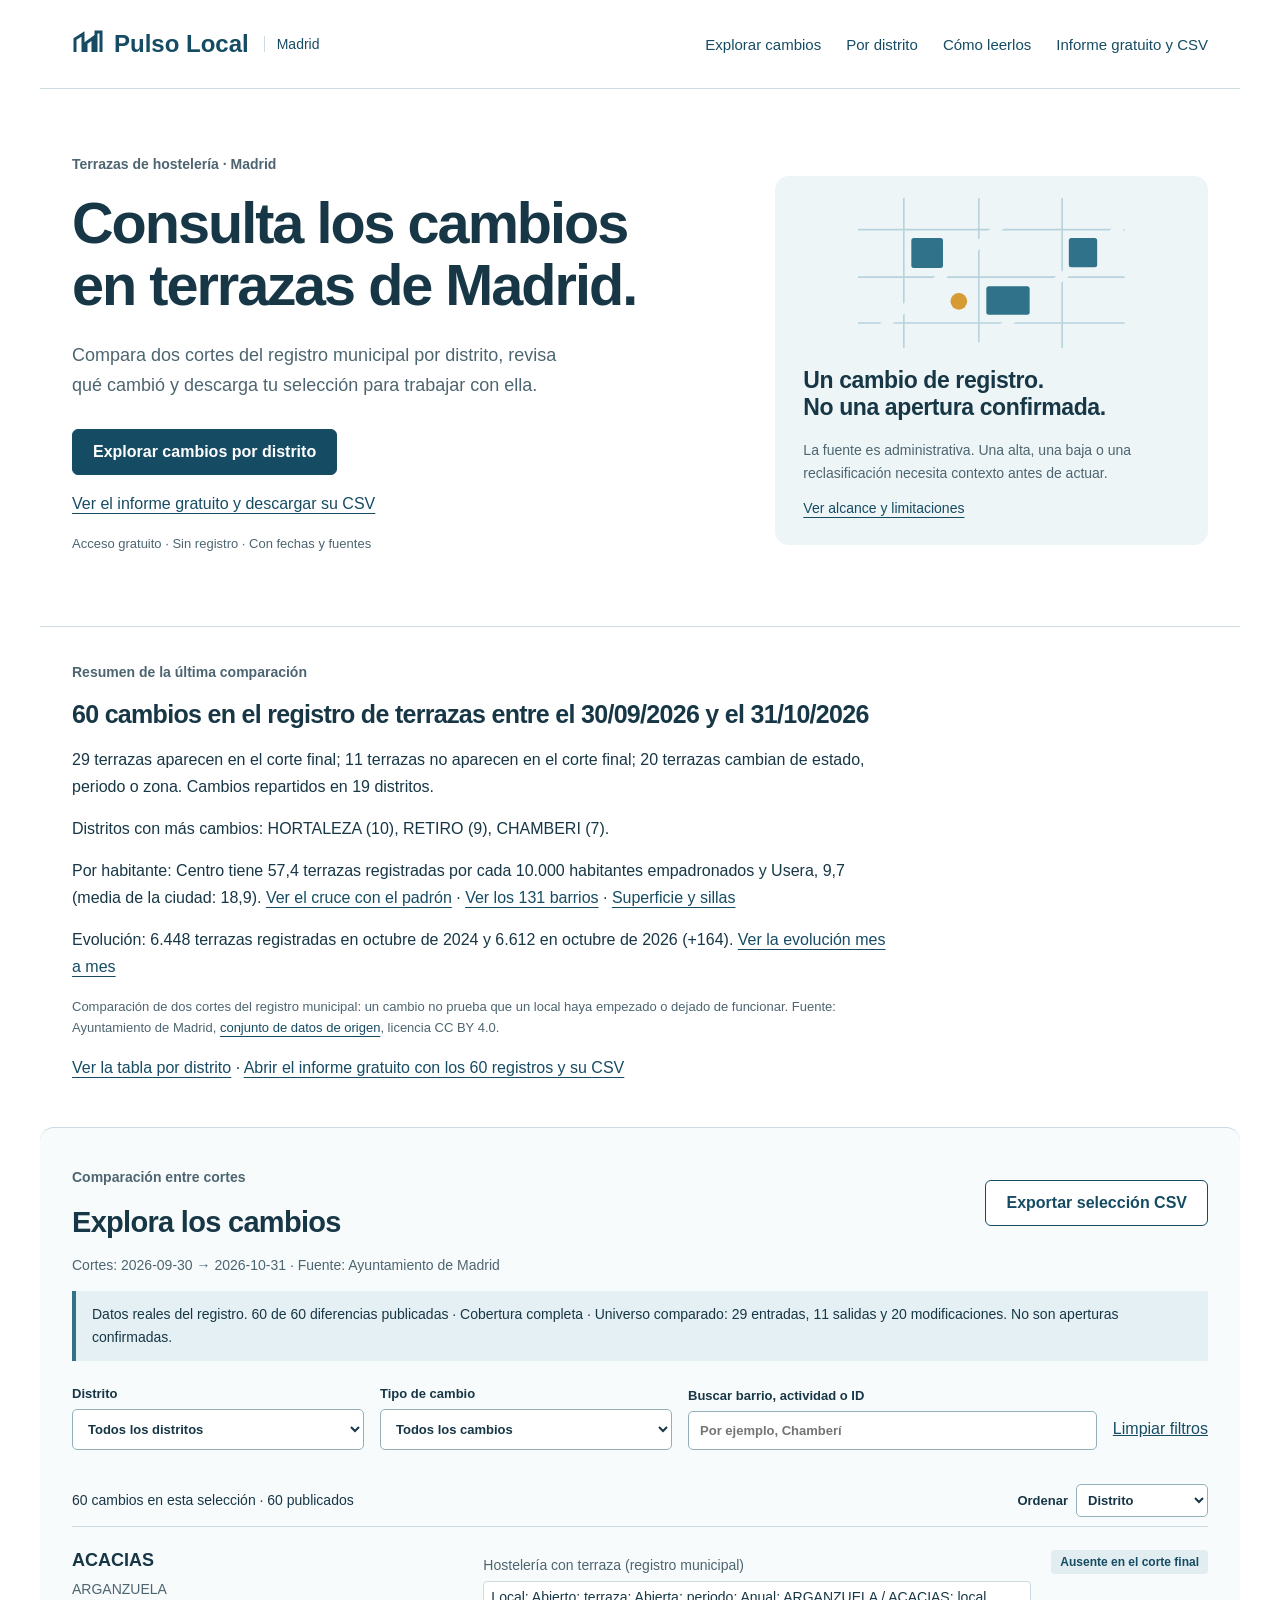
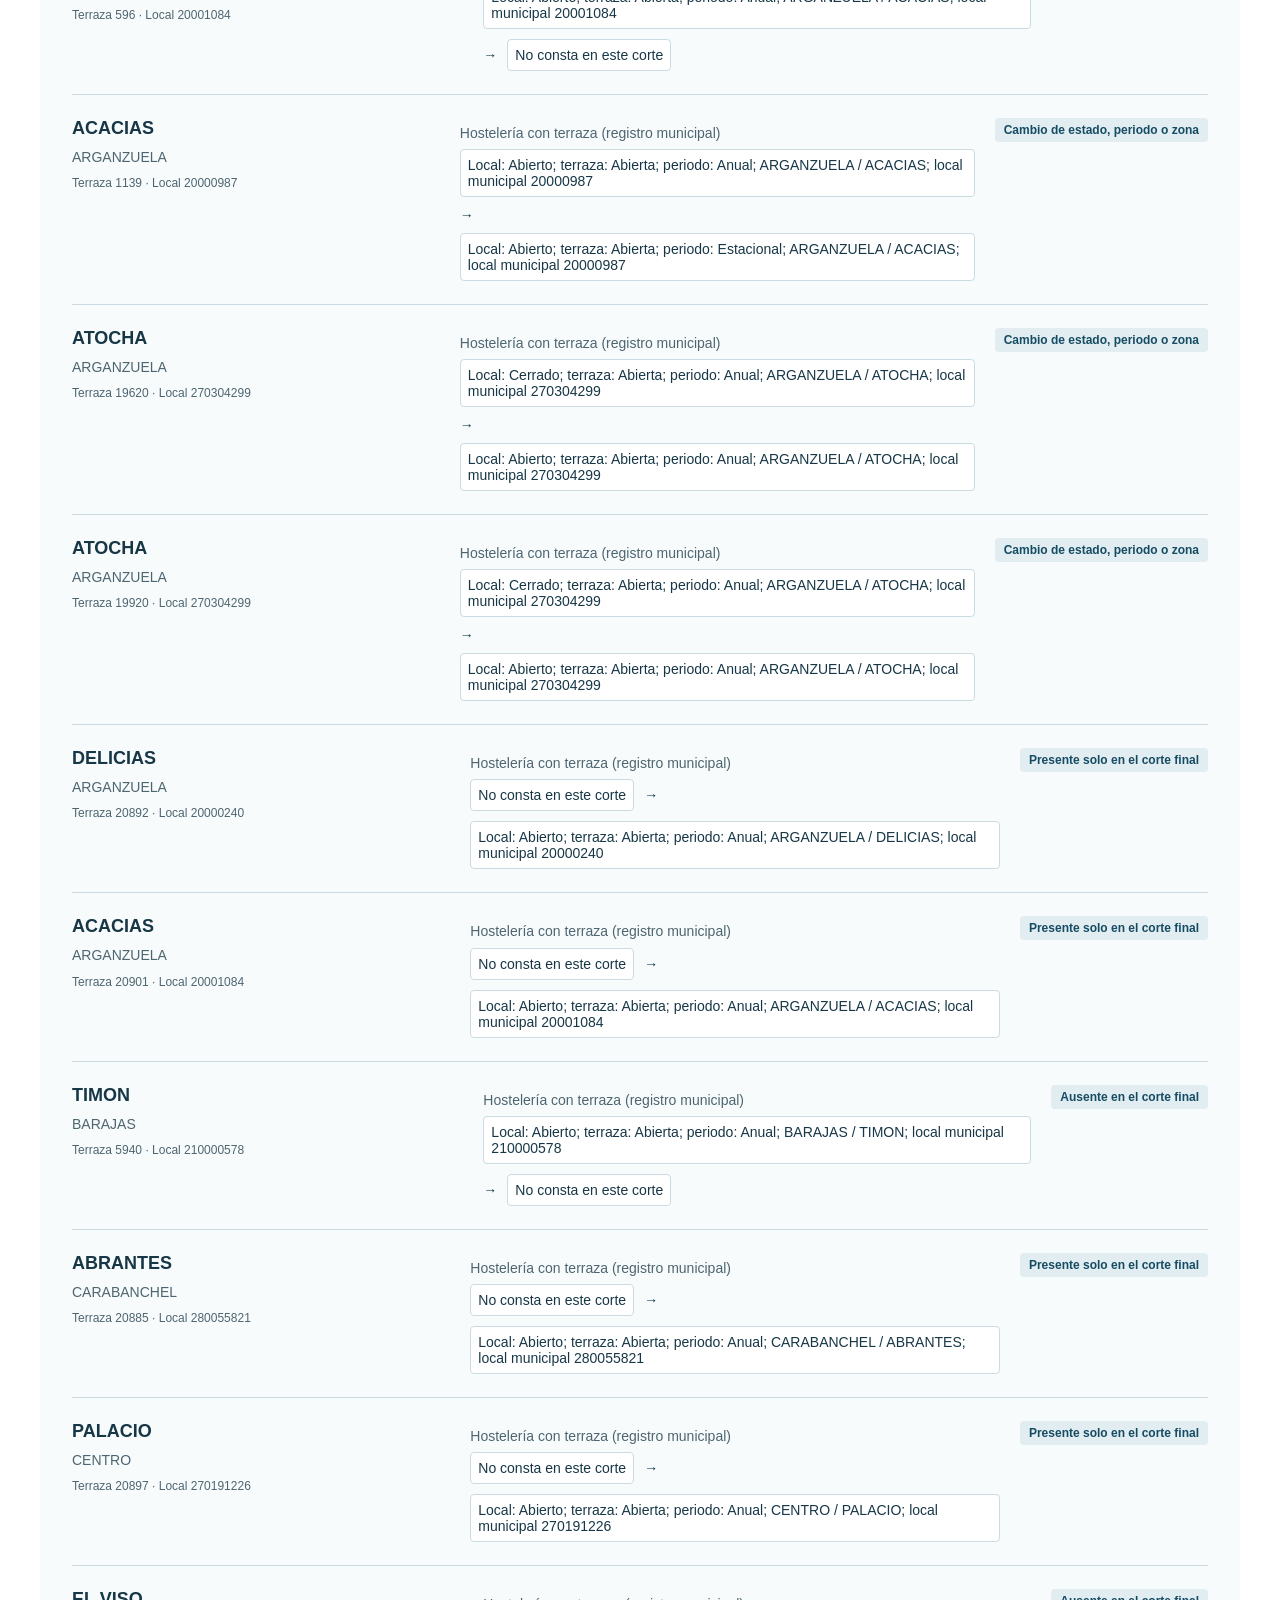
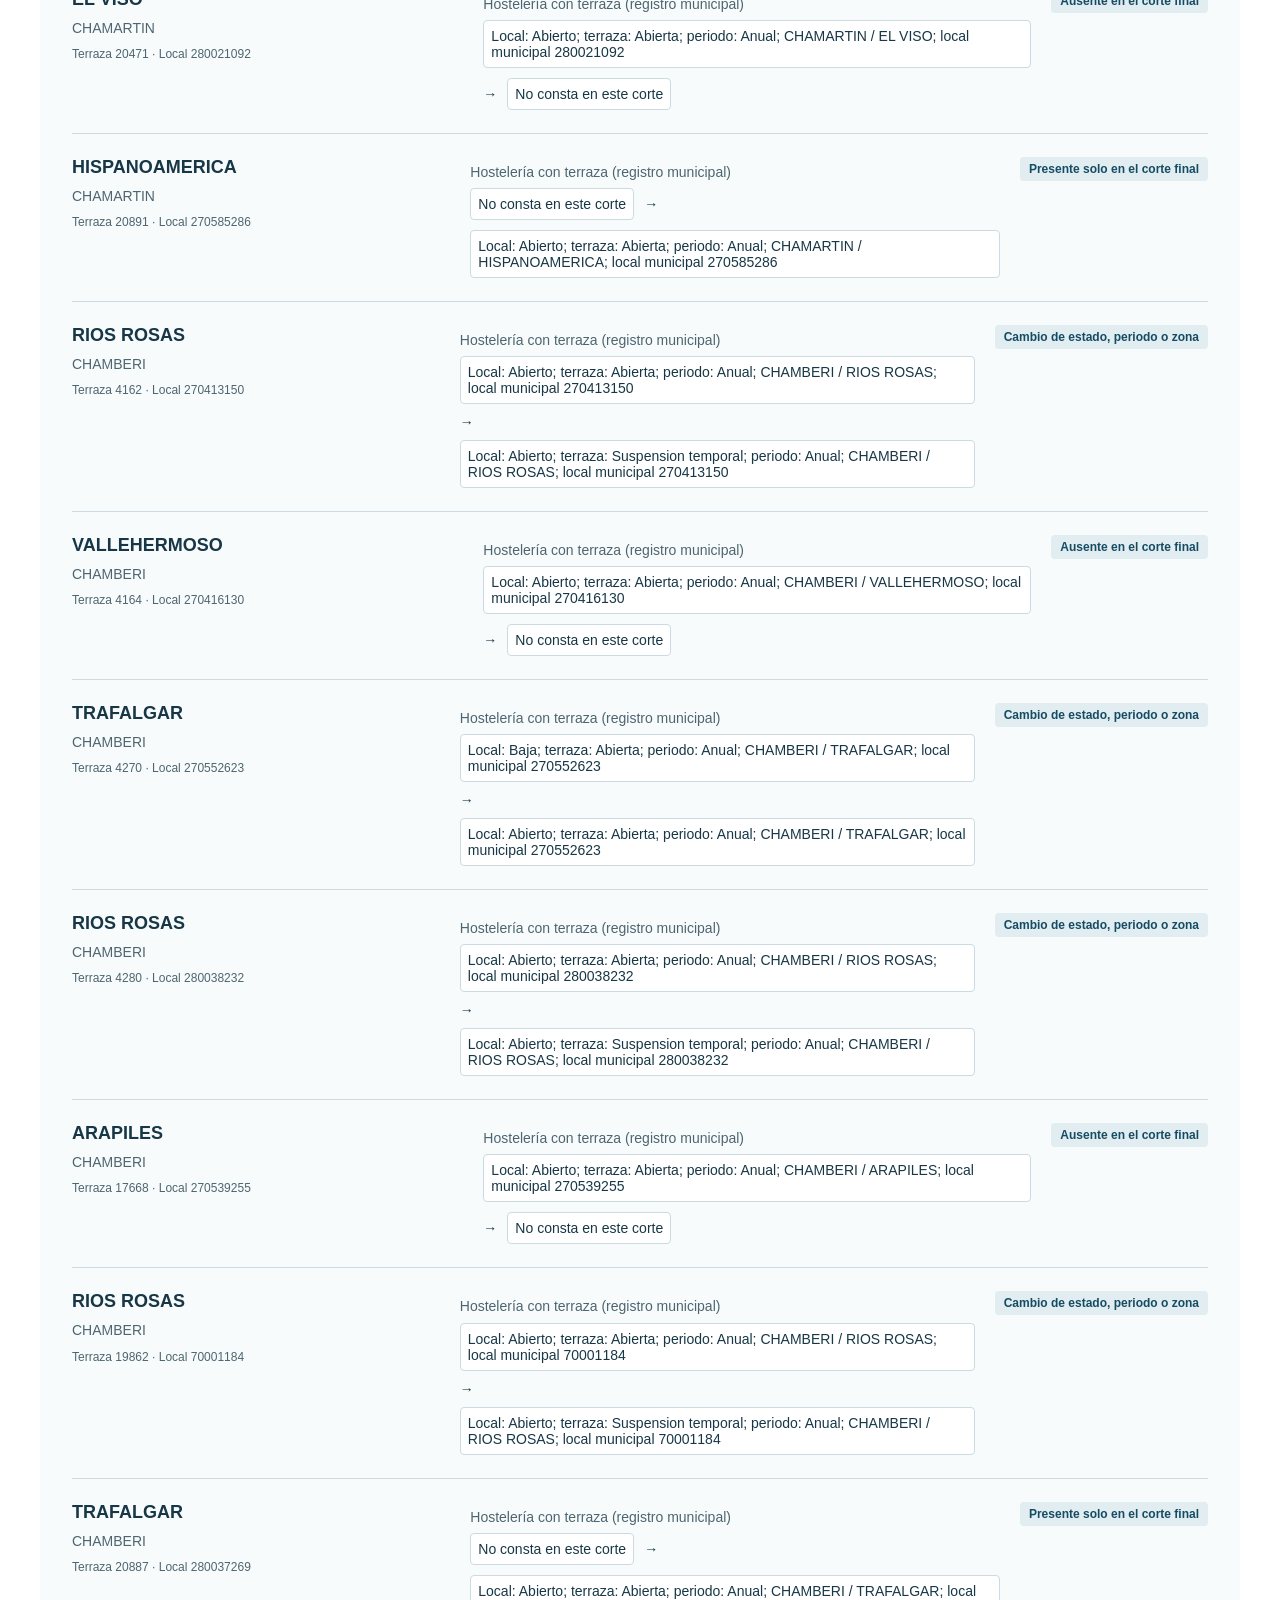
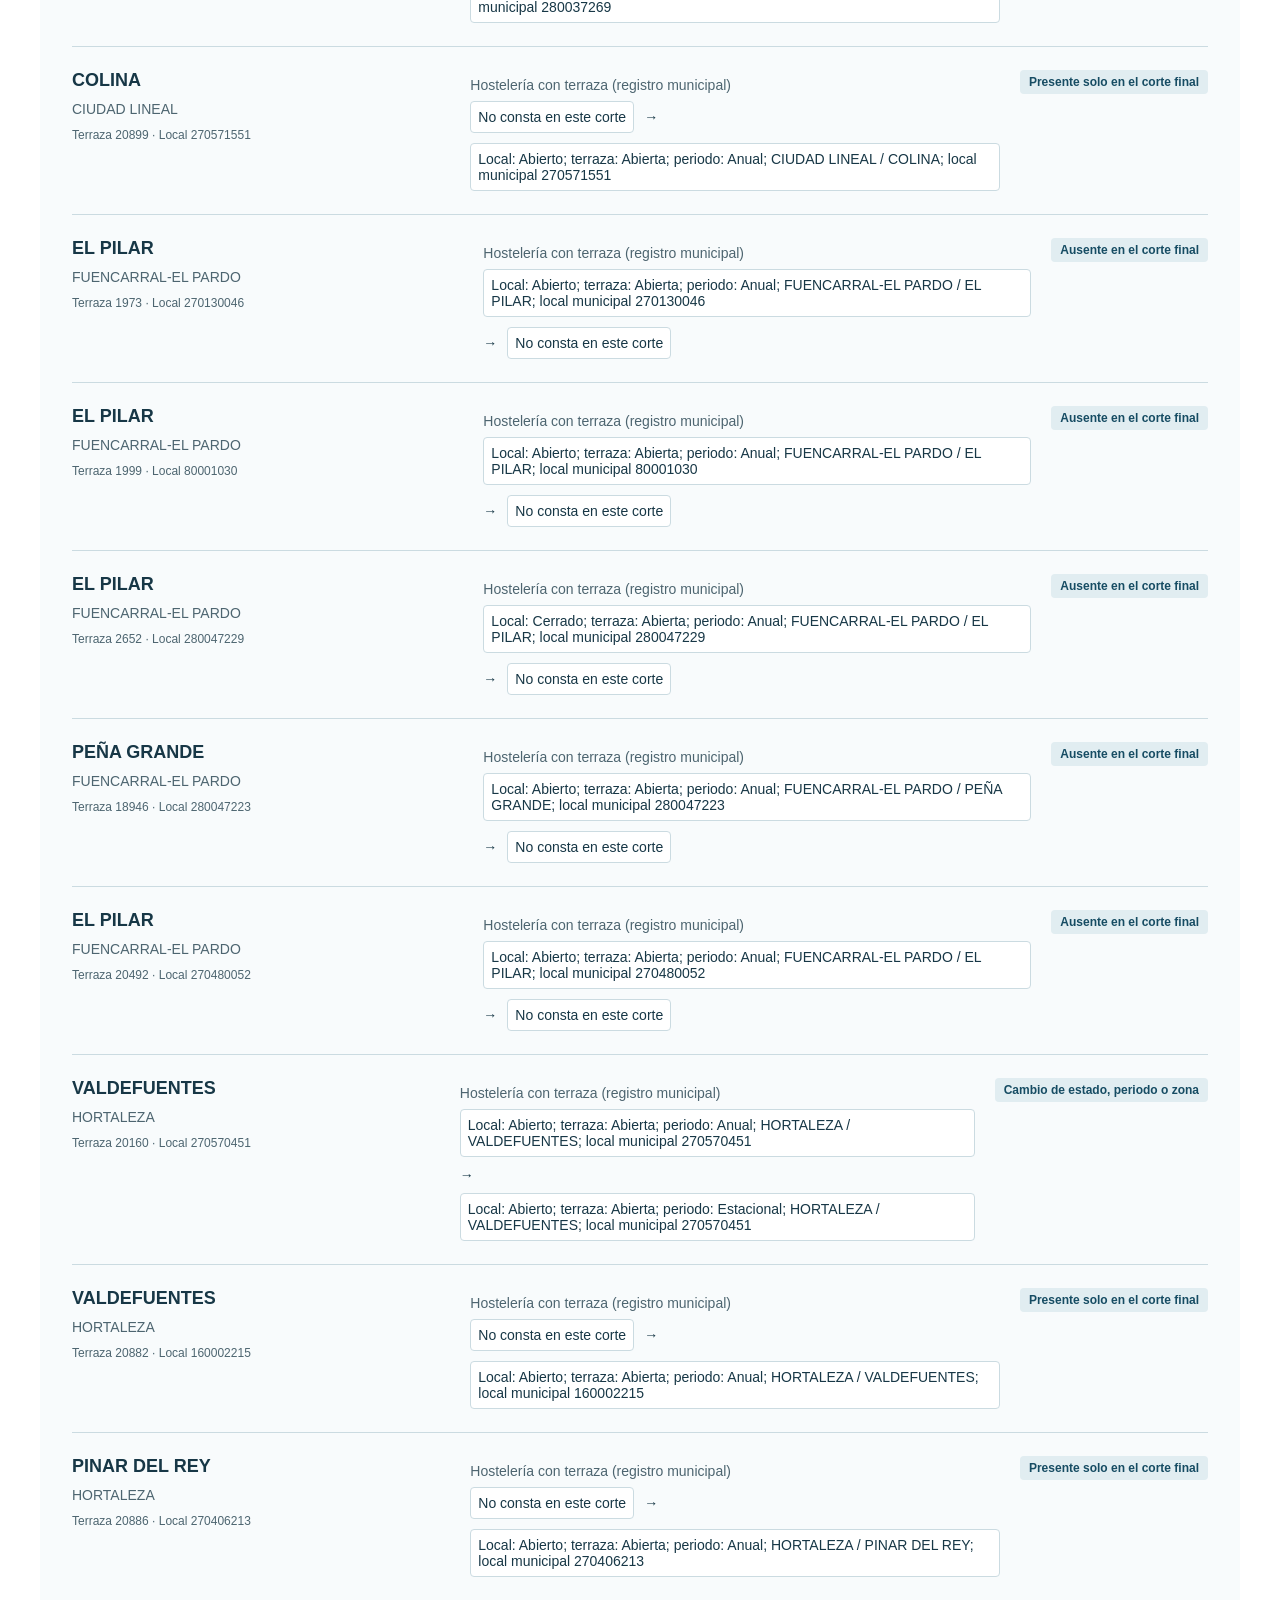
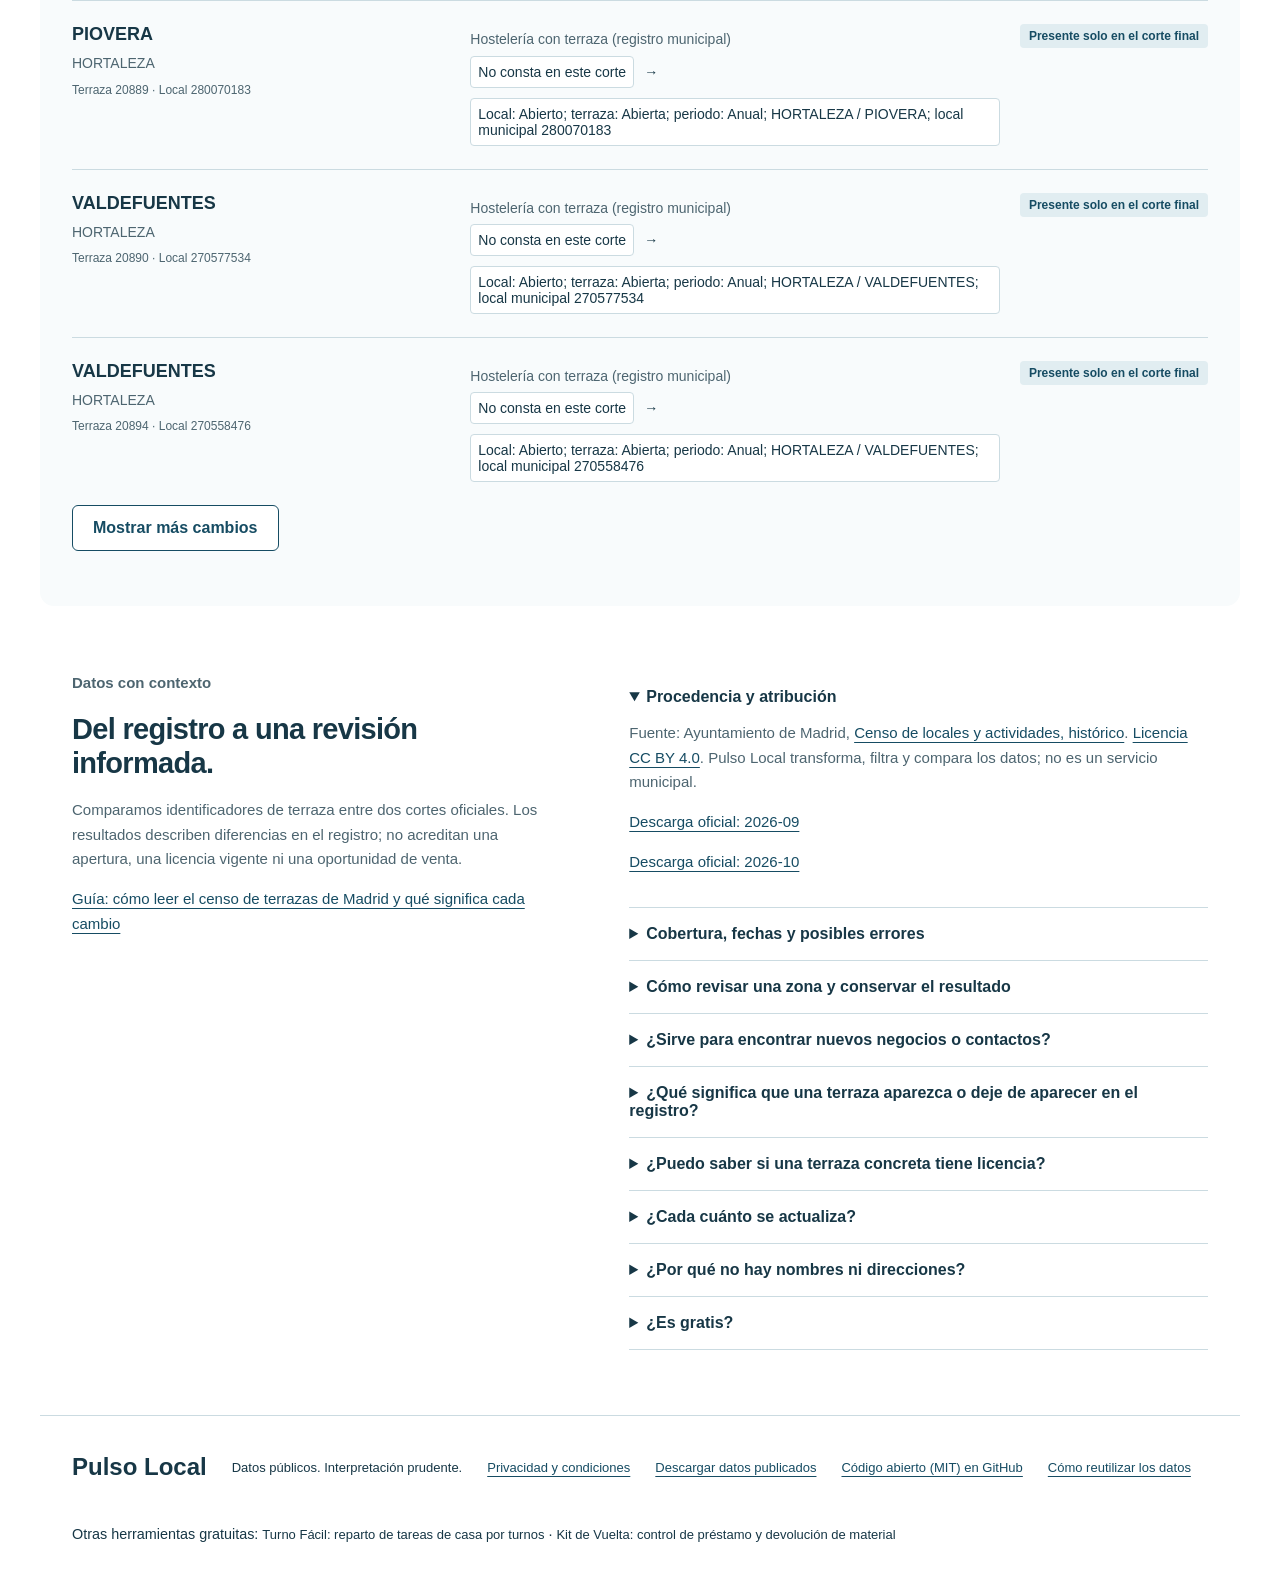
<file: index.html>
<!doctype html>
<html lang="es"><head><meta charset="utf-8"><meta http-equiv="Content-Security-Policy" content="default-src &#x27;none&#x27;; script-src &#x27;self&#x27;; style-src &#x27;self&#x27;; img-src &#x27;self&#x27; data:; font-src &#x27;self&#x27;; connect-src &#x27;self&#x27;; manifest-src &#x27;self&#x27;; object-src &#x27;none&#x27;; base-uri &#x27;none&#x27;; form-action &#x27;none&#x27;; frame-src &#x27;none&#x27;; worker-src &#x27;none&#x27;"><meta name="referrer" content="no-referrer"><meta name="robots" content="index,follow"><link rel="canonical" href="https://paniset.github.io/pulso-local-madrid/"><meta name="google-site-verification" content="yU-MmDAEv0MF0oqv6WEPJR-Wn4J0yyzl8J-dgcel0is"><meta property="og:type" content="website"><meta property="og:locale" content="es_ES"><meta name="twitter:card" content="summary_large_image"><meta property="og:title" content="Cambios en terrazas de Madrid por distrito | Pulso Local"><meta name="twitter:title" content="Cambios en terrazas de Madrid por distrito | Pulso Local"><meta property="og:description" content="Compara dos cortes del registro municipal de terrazas de Madrid, filtra por distrito y descarga el informe y CSV gratis, con fechas y fuentes."><meta name="twitter:description" content="Compara dos cortes del registro municipal de terrazas de Madrid, filtra por distrito y descarga el informe y CSV gratis, con fechas y fuentes."><meta property="og:url" content="https://paniset.github.io/pulso-local-madrid/"><meta property="og:image" content="https://paniset.github.io/pulso-local-madrid/og.png"><meta property="og:image:width" content="1200"><meta property="og:image:height" content="630"><meta name="twitter:image" content="https://paniset.github.io/pulso-local-madrid/og.png"><title>Cambios en terrazas de Madrid por distrito | Pulso Local</title><meta name="description" content="Compara dos cortes del registro municipal de terrazas de Madrid, filtra por distrito y descarga el informe y CSV gratis, con fechas y fuentes."><meta name="viewport" content="width=device-width,initial-scale=1"><meta name="theme-color" content="#164c63"><link rel="stylesheet" href="style.css"><link rel="icon" href="favicon.svg" type="image/svg+xml"><script type="module" src="app.js"></script><script type="application/ld+json">{"@context":"https://schema.org","@type":"Dataset","name":"Cambios en el registro de terrazas de hostelería de Madrid (septiembre-octubre 2026)","description":"Comparación de dos cortes mensuales del registro municipal de terrazas de hostelería de Madrid: terrazas que aparecen o dejan de aparecer en el corte final y cambios de estado, por distrito y barrio, con fechas y fuentes. Solo identificadores administrativos y zonas, sin direcciones ni nombres. Un cambio en el registro no prueba una apertura o un cierre real.","url":"https://paniset.github.io/pulso-local-madrid/","inLanguage":"es","isAccessibleForFree":true,"license":"https://creativecommons.org/licenses/by/4.0/","temporalCoverage":"2026-09-30/2026-10-31","spatialCoverage":{"@type":"Place","name":"Madrid, España"},"creator":{"@type":"Organization","name":"Pulso Local","url":"https://paniset.github.io/pulso-local-madrid/"},"publisher":{"@type":"Organization","name":"Pulso Local","url":"https://paniset.github.io/pulso-local-madrid/"},"isBasedOn":["https://datos.madrid.es/dataset/209548-0-censo-locales-historico","https://datos.madrid.es/dataset/300557-0-poblacion-distrito-barrio"],"keywords":["terrazas","hostelería","Madrid","datos abiertos","distritos"],"distribution":[{"@type":"DataDownload","encodingFormat":"application/json","contentUrl":"https://paniset.github.io/pulso-local-madrid/data/radar.json"},{"@type":"DataDownload","encodingFormat":"text/csv","contentUrl":"https://paniset.github.io/pulso-local-madrid/pulso-muestra.csv"}],"dateModified":"2026-11-13"}</script></head>
<body><a class="skip" href="#radar">Ir al radar</a><header class="top"><a class="brand" href="./" aria-label="Pulso Local, inicio"><svg width="32" height="32" viewBox="0 0 32 32" aria-hidden="true"><path d="M3 24V11l8-5v18M14 24V15l7-5v14M24 24V4h5v20" fill="none" stroke="currentColor" stroke-width="3"/></svg>Pulso Local<span>Madrid</span></a><nav aria-label="Principal"><a href="#radar">Explorar cambios</a><a href="terrazas-madrid-por-distrito">Por distrito</a><a href="#metodo">Cómo leerlos</a><a href="muestra">Informe gratuito y CSV</a></nav></header>
<main><section class="intro"><div><p class="edition">Terrazas de hostelería · Madrid</p><h1>Consulta los cambios<br>en terrazas de Madrid.</h1><p class="lead">Compara dos cortes del registro municipal por distrito, revisa qué cambió y descarga tu selección para trabajar con ella.</p><a class="button" href="#radar">Explorar cambios por distrito</a><p><a href="muestra">Ver el informe gratuito y descargar su CSV</a></p><p class="small">Acceso gratuito · Sin registro · Con fechas y fuentes</p></div><aside class="context"><svg viewBox="0 0 320 180" aria-hidden="true"><g fill="none" stroke="#b7d4dd" stroke-width="2"><path d="M0 38h320M0 95h320M0 150h320M55 0v180M145 0v180M245 0v180"/><path d="M0 180 210 0M145 180 320 30" stroke-width="10" stroke="#eef5f7"/></g><g fill="#30728a"><rect x="64" y="48" width="38" height="36" rx="3"/><rect x="154" y="106" width="52" height="34" rx="3"/><rect x="253" y="48" width="34" height="35" rx="3"/></g><circle cx="121" cy="124" r="10" fill="#d69b35"/></svg><h2>Un cambio de registro.<br>No una apertura confirmada.</h2><p>La fuente es administrativa. Una alta, una baja o una reclasificación necesita contexto antes de actuar.</p><a href="#metodo">Ver alcance y limitaciones</a></aside></section>
<section id="resumen" class="summary" aria-labelledby="resumen-titulo"><p class="edition">Resumen de la última comparación</p><h2 id="resumen-titulo">60 cambios en el registro de terrazas entre el 30/09/2026 y el 31/10/2026</h2><p>29 terrazas aparecen en el corte final; 11 terrazas no aparecen en el corte final; 20 terrazas cambian de estado, periodo o zona. Cambios repartidos en 19 distritos.</p><p>Distritos con más cambios: HORTALEZA (10), RETIRO (9), CHAMBERI (7).</p><p>Por habitante: Centro tiene 57,4 terrazas registradas por cada 10.000 habitantes empadronados y Usera, 9,7 (media de la ciudad: 18,9). <a href="terrazas-madrid-por-distrito#por-habitante">Ver el cruce con el padrón</a> · <a href="terrazas-madrid-por-barrio">Ver los 131 barrios</a> · <a href="superficie-terrazas-madrid">Superficie y sillas</a></p><p>Evolución: 6.448 terrazas registradas en octubre de 2024 y 6.612 en octubre de 2026 (+164). <a href="evolucion-terrazas-madrid">Ver la evolución mes a mes</a></p><p class="small">Comparación de dos cortes del registro municipal: un cambio no prueba que un local haya empezado o dejado de funcionar. Fuente: Ayuntamiento de Madrid, <a href="https://datos.madrid.es/dataset/209548-0-censo-locales-historico">conjunto de datos de origen</a>, licencia CC BY 4.0.</p><p><a href="terrazas-madrid-por-distrito">Ver la tabla por distrito</a> · <a href="muestra">Abrir el informe gratuito con los 60 registros y su CSV</a></p></section>
<section id="radar" class="radar"><div class="section-head"><div><p class="edition">Comparación entre cortes</p><h2>Explora los cambios</h2></div><button id="export" class="secondary" disabled>Exportar selección CSV</button></div><p id="period" class="period">Cargando fechas y procedencia…</p><p id="notice" class="notice" role="status" aria-live="polite">Consultando el conjunto de datos.</p><div class="filters"><label>Distrito<select id="district"><option value="">Todos los distritos</option></select></label><label>Tipo de cambio<select id="type"><option value="">Todos los cambios</option></select></label><label class="search">Buscar barrio, actividad o ID<input id="search" type="search" placeholder="Por ejemplo, Chamberí" maxlength="120"></label><button id="reset" class="text-button">Limpiar filtros</button></div><div class="results-head"><p id="count" aria-live="polite">Sin resultados todavía</p><label>Ordenar<select id="sort"><option value="district">Distrito</option><option value="type">Tipo de cambio</option><option value="id">ID de terraza</option></select></label></div><div id="results" class="results"></div><button id="more" class="secondary" hidden>Mostrar más cambios</button><noscript><p>Este radar necesita JavaScript. Puedes descargar el <a href="data/radar.json">conjunto de datos</a> y consultar las fuentes del apartado siguiente.</p></noscript></section>
<section id="metodo" class="method"><div><p class="edition">Datos con contexto</p><h2>Del registro a una revisión informada.</h2><p>Comparamos identificadores de terraza entre dos cortes oficiales. Los resultados describen diferencias en el registro; no acreditan una apertura, una licencia vigente ni una oportunidad de venta.</p><p><a href="como-leer-censo-terrazas-madrid">Guía: cómo leer el censo de terrazas de Madrid y qué significa cada cambio</a></p></div><div><details open><summary>Procedencia y atribución</summary><p>Fuente: Ayuntamiento de Madrid, <a href="https://datos.madrid.es/dataset/209548-0-censo-locales-historico">Censo de locales y actividades, histórico</a>. <a href="https://creativecommons.org/licenses/by/4.0/deed.es">Licencia CC BY 4.0</a>. Pulso Local transforma, filtra y compara los datos; no es un servicio municipal.</p><div id="sources"></div></details><details><summary>Cobertura, fechas y posibles errores</summary><p id="coverage">El registro puede contener inconsistencias y correcciones retrospectivas. La fecha del corte no equivale a la fecha del cambio real. Una ausencia puede responder a cambios de clasificación.</p><p>No se muestran nombres de titulares, teléfonos, correos ni direcciones exactas. Los identificadores sirven para revisar la fuente, no para identificar personas.</p></details><details><summary>Cómo revisar una zona y conservar el resultado</summary><ol><li>Comprueba las fechas de los dos cortes y selecciona tu distrito.</li><li>Revisa el tipo de cambio y los estados anterior y posterior. Busca el identificador en la descarga oficial cuando necesites contrastarlo.</li><li>Exporta la selección CSV para tu hoja de cálculo. Para una lectura sin filtros, abre el <a href="muestra">informe gratuito con procedencia y límites</a>.</li></ol></details><details><summary>¿Sirve para encontrar nuevos negocios o contactos?</summary><p>No es un listado de aperturas ni de potenciales clientes. Sirve como punto de partida para estudiar diferencias administrativas. No contiene contactos ni direcciones exactas; comprueba cada caso antes de sacar conclusiones.</p></details><details><summary>¿Qué significa que una terraza aparezca o deje de aparecer en el registro?</summary><p>Que su identificador está en el corte final y no en el inicial, o al revés. Es una diferencia entre dos versiones del registro municipal: puede responder a una tramitación, a una corrección de datos o a una reclasificación. No demuestra que un local haya empezado o dejado de funcionar. <a href="como-leer-censo-terrazas-madrid">Lee la guía completa sobre cómo leer el censo de terrazas</a>.</p></details><details><summary>¿Puedo saber si una terraza concreta tiene licencia?</summary><p>Esta herramienta no lo dice: solo compara dos cortes del registro y no comprueba licencias ni su vigencia. Para un caso concreto, consulta la sede electrónica del Ayuntamiento de Madrid o la junta municipal del distrito, y el <a href="https://datos.madrid.es/dataset/209548-0-censo-locales-historico">conjunto de datos de origen</a>. Esta información no es asesoramiento legal. Más detalle en la <a href="como-leer-censo-terrazas-madrid">guía del censo de terrazas</a>.</p></details><details><summary>¿Cada cuánto se actualiza?</summary><p>La comparación se sustituye cuando se publica una nueva comparación; las fechas de los dos cortes usados aparecen en el resumen y en el radar. No es un registro en tiempo real ni refleja la fecha real de cada cambio. Si necesitas un dato vigente, consulta la fuente municipal.</p></details><details><summary>¿Por qué no hay nombres ni direcciones?</summary><p>Porque no hacen falta para estudiar diferencias en el registro y pueden identificar a personas. Pulso Local solo publica identificadores administrativos, distrito, barrio y actividad; no incluye rótulos, titulares, contactos, direcciones exactas ni coordenadas.</p></details><details><summary>¿Es gratis?</summary><p>El radar, la tabla por distrito y el informe son gratuitos y no requieren cuenta.</p></details></div></section></main>
<footer><div class="brand">Pulso Local</div><p>Datos públicos. Interpretación prudente.</p><a href="legal">Privacidad y condiciones</a><a href="data/radar.json" download>Descargar datos publicados</a><a href="https://github.com/paniset/pulso-datos-abiertos">Código abierto (MIT) en GitHub</a><a href="https://paniset.github.io/pulso-valencia/reutilizar-datos">Cómo reutilizar los datos</a><nav class="otras" aria-label="Otras herramientas gratuitas">Otras herramientas gratuitas: <a href="https://paniset.github.io/turno-facil/">Turno Fácil: reparto de tareas de casa por turnos</a> · <a href="https://paniset.github.io/kit-de-vuelta/">Kit de Vuelta: control de préstamo y devolución de material</a></nav></footer></body></html>
</file>
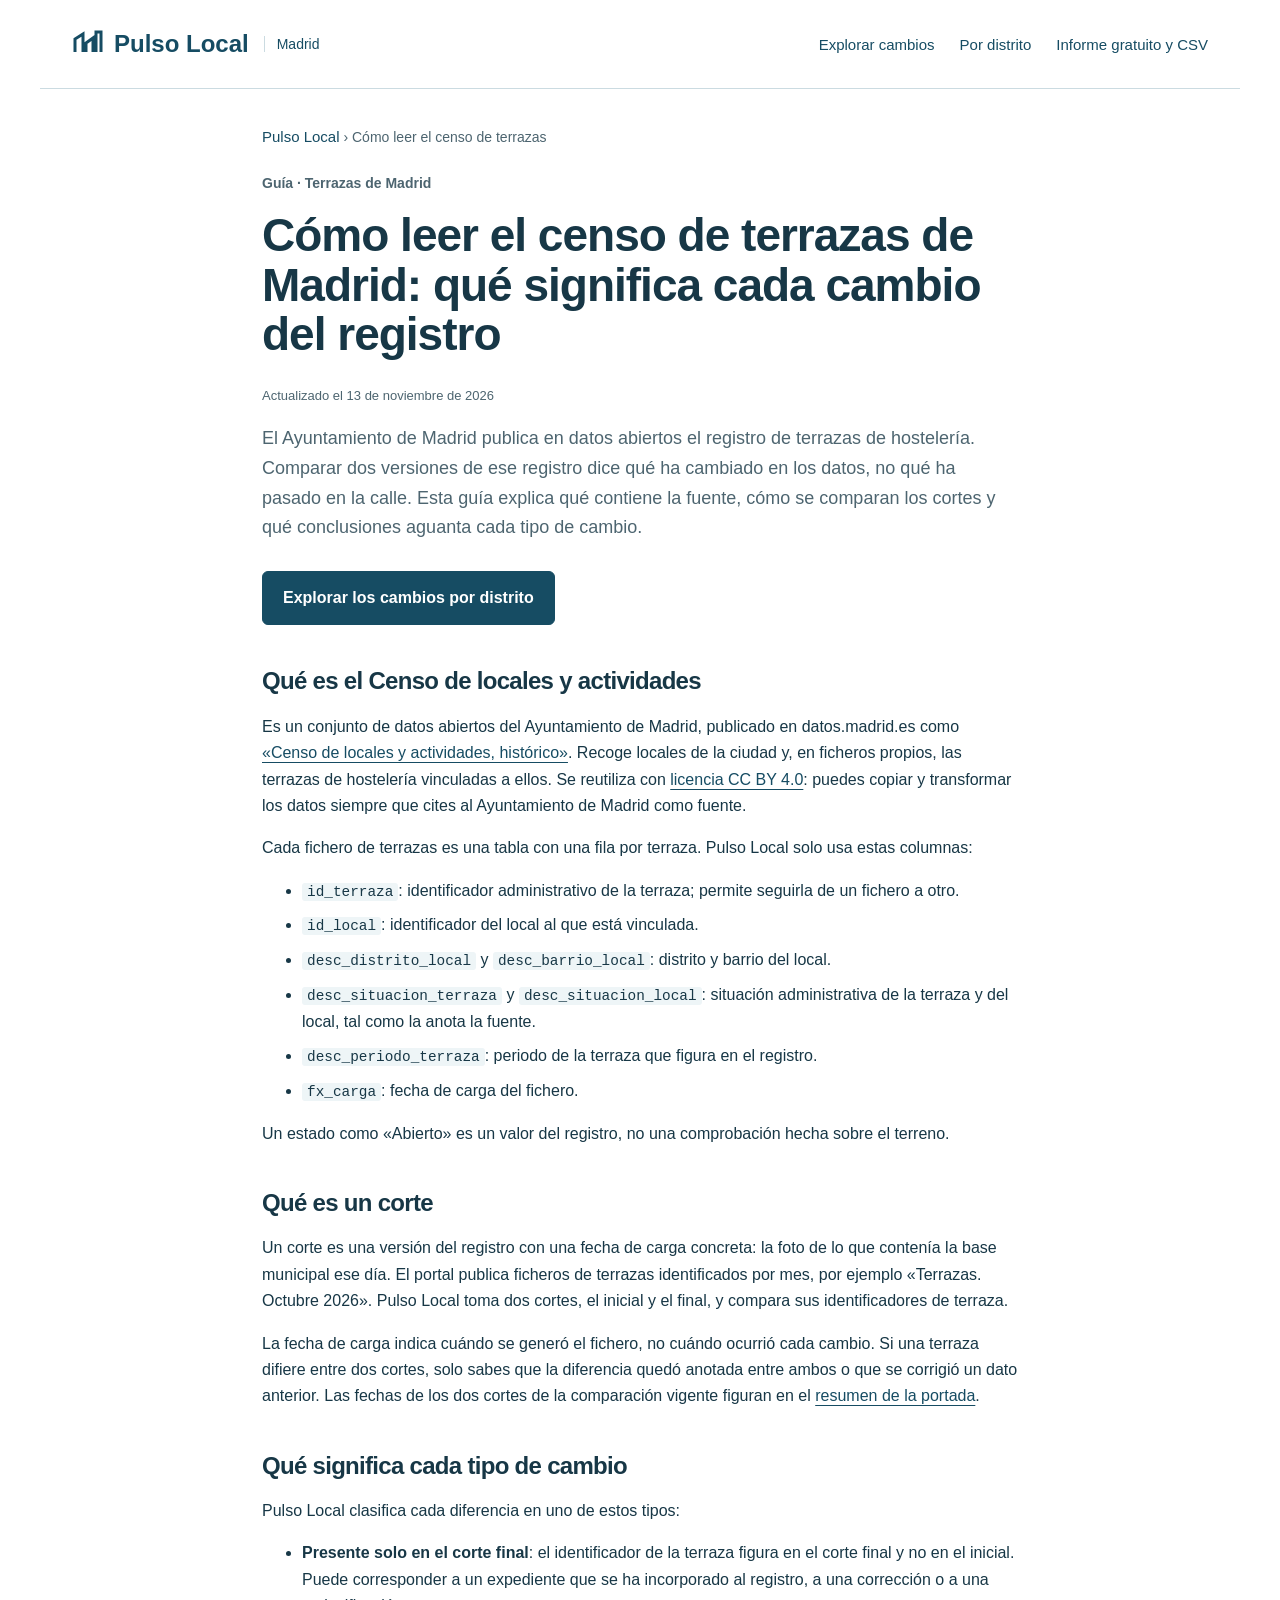
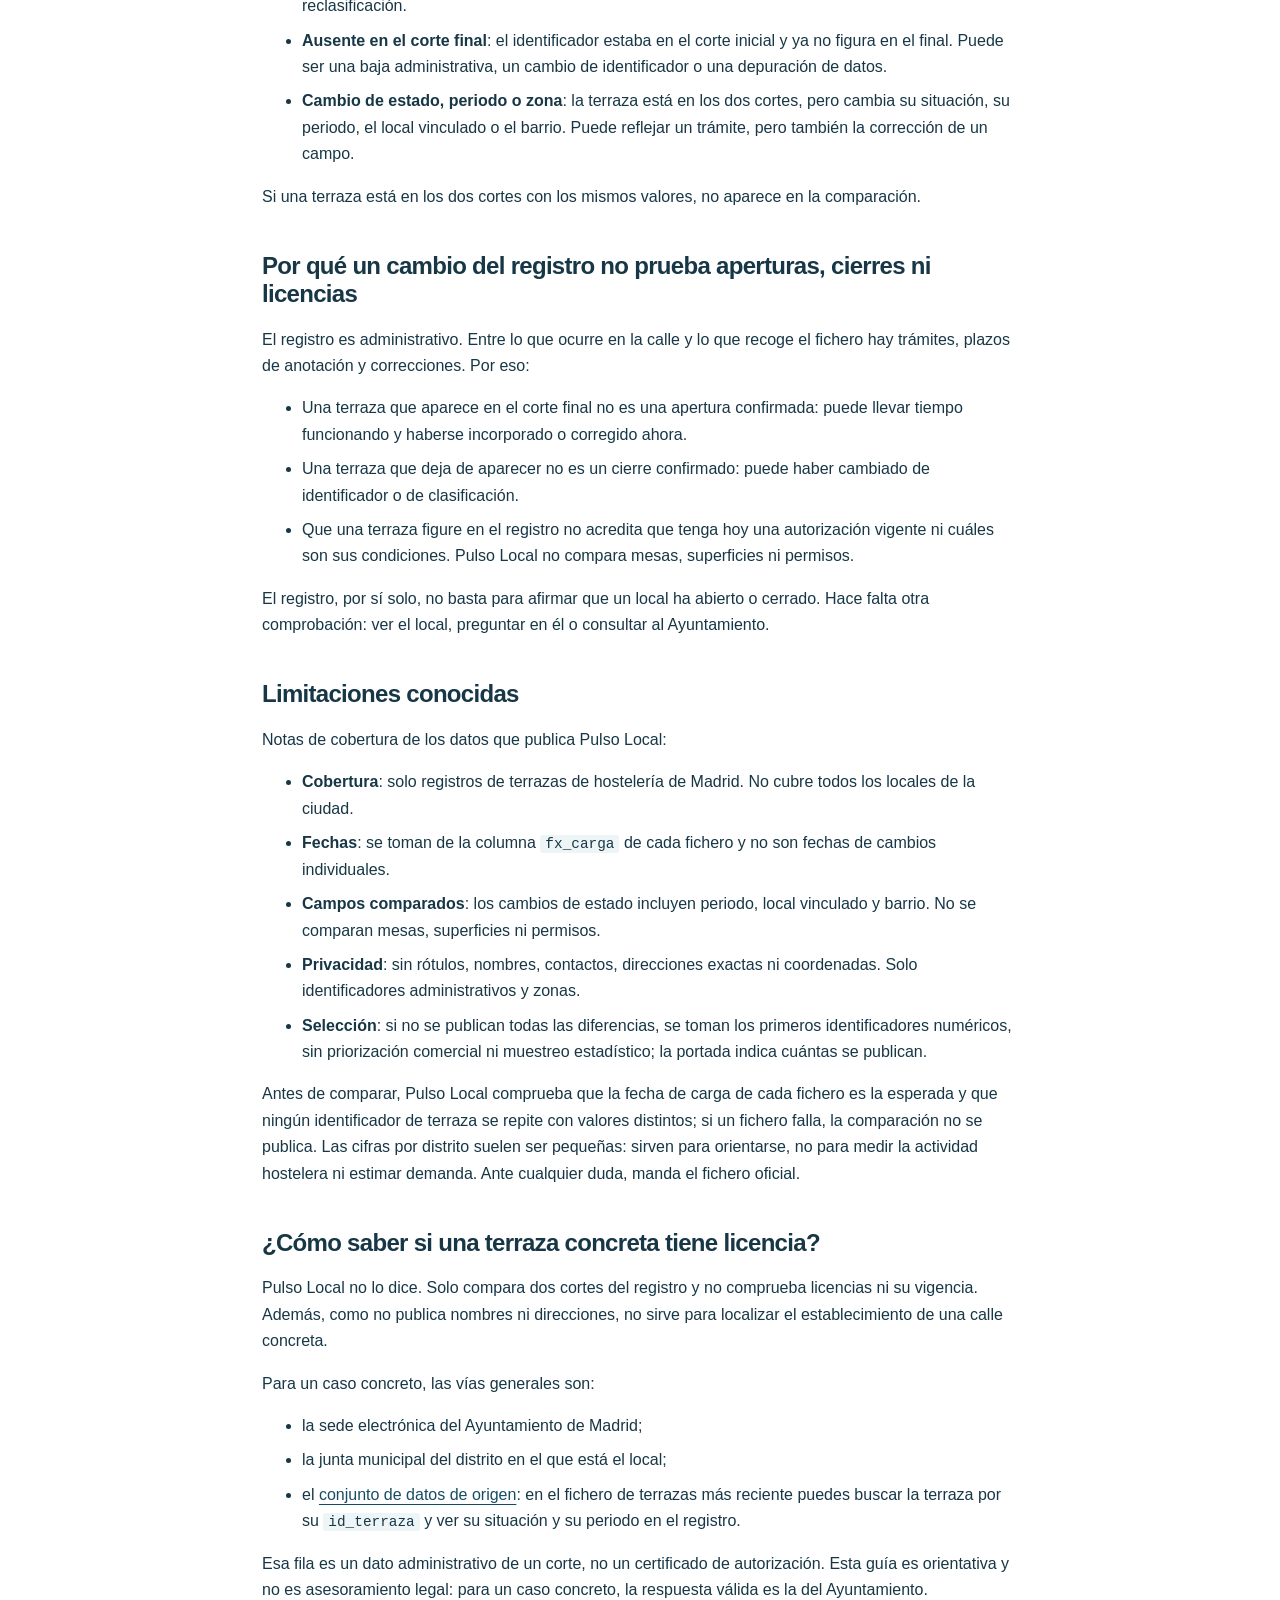
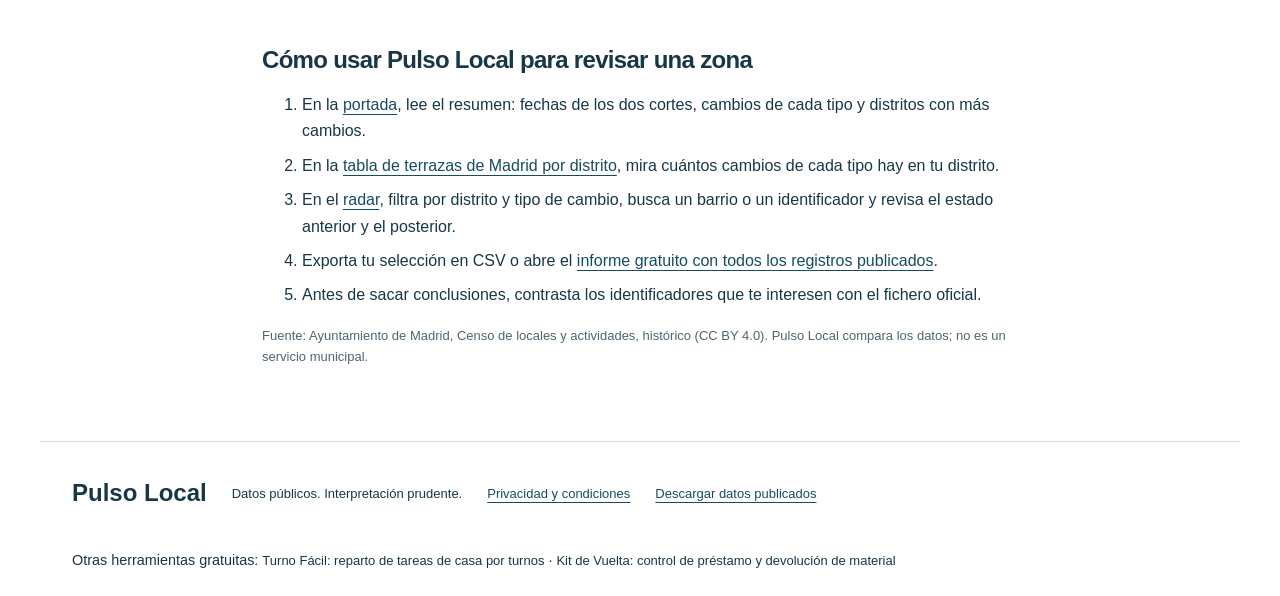
<file: como-leer-censo-terrazas-madrid.html>
<!doctype html>
<html lang="es"><head><meta charset="utf-8"><meta http-equiv="Content-Security-Policy" content="default-src &#x27;none&#x27;; script-src &#x27;self&#x27;; style-src &#x27;self&#x27;; img-src &#x27;self&#x27; data:; font-src &#x27;self&#x27;; connect-src &#x27;self&#x27;; manifest-src &#x27;self&#x27;; object-src &#x27;none&#x27;; base-uri &#x27;none&#x27;; form-action &#x27;none&#x27;; frame-src &#x27;none&#x27;; worker-src &#x27;none&#x27;"><meta name="referrer" content="no-referrer"><meta name="robots" content="index,follow"><link rel="canonical" href="https://paniset.github.io/pulso-local-madrid/como-leer-censo-terrazas-madrid"><meta property="og:type" content="website"><meta property="og:locale" content="es_ES"><meta name="twitter:card" content="summary_large_image"><meta property="og:title" content="Cómo leer el censo de terrazas de Madrid: qué significa cada cambio del registro | Pulso Local"><meta name="twitter:title" content="Cómo leer el censo de terrazas de Madrid: qué significa cada cambio del registro | Pulso Local"><meta property="og:description" content="Qué es el censo de terrazas de Madrid, qué significa que una terraza aparezca, deje de aparecer o cambie de estado entre dos cortes y cómo consultar si tiene licencia."><meta name="twitter:description" content="Qué es el censo de terrazas de Madrid, qué significa que una terraza aparezca, deje de aparecer o cambie de estado entre dos cortes y cómo consultar si tiene licencia."><meta property="og:url" content="https://paniset.github.io/pulso-local-madrid/como-leer-censo-terrazas-madrid"><meta property="og:image" content="https://paniset.github.io/pulso-local-madrid/og.png"><meta property="og:image:width" content="1200"><meta property="og:image:height" content="630"><meta name="twitter:image" content="https://paniset.github.io/pulso-local-madrid/og.png"><meta name="viewport" content="width=device-width,initial-scale=1"><title>Cómo leer el censo de terrazas de Madrid: qué significa cada cambio del registro | Pulso Local</title><meta name="description" content="Qué es el censo de terrazas de Madrid, qué significa que una terraza aparezca, deje de aparecer o cambie de estado entre dos cortes y cómo consultar si tiene licencia."><meta name="theme-color" content="#164c63"><link rel="stylesheet" href="style.css"><link rel="icon" href="favicon.svg" type="image/svg+xml">
<script type="application/ld+json">{"@context":"https://schema.org","@type":"Article","headline":"Cómo leer el censo de terrazas de Madrid: qué significa cada cambio del registro","description":"Qué es el censo de terrazas de Madrid, qué significa cada diferencia entre dos cortes del registro y por qué no prueba aperturas, cierres ni licencias vigentes.","inLanguage":"es","datePublished":"2026-11-13","dateModified":"2026-11-13","author":{"@type":"Organization","name":"Pulso Local","url":"https://paniset.github.io/pulso-local-madrid/"},"publisher":{"@type":"Organization","name":"Pulso Local","url":"https://paniset.github.io/pulso-local-madrid/"},"mainEntityOfPage":"https://paniset.github.io/pulso-local-madrid/como-leer-censo-terrazas-madrid","isBasedOn":"https://datos.madrid.es/dataset/209548-0-censo-locales-historico"}</script><script type="application/ld+json">{"@context":"https://schema.org","@type":"BreadcrumbList","itemListElement":[{"@type":"ListItem","position":1,"name":"Pulso Local","item":"https://paniset.github.io/pulso-local-madrid/"},{"@type":"ListItem","position":2,"name":"Cómo leer el censo de terrazas","item":"https://paniset.github.io/pulso-local-madrid/como-leer-censo-terrazas-madrid"}]}</script></head>
<body><a class="skip" href="#contenido">Ir al contenido</a><header class="top"><a class="brand" href="./" aria-label="Pulso Local, inicio"><svg width="32" height="32" viewBox="0 0 32 32" aria-hidden="true"><path d="M3 24V11l8-5v18M14 24V15l7-5v14M24 24V4h5v20" fill="none" stroke="currentColor" stroke-width="3"/></svg>Pulso Local<span>Madrid</span></a><nav aria-label="Principal"><a href="./#radar">Explorar cambios</a><a href="terrazas-madrid-por-distrito">Por distrito</a><a href="muestra">Informe gratuito y CSV</a></nav></header>
<main id="contenido" class="guide">
<nav aria-label="Ruta"><p class="crumbs"><a href="./">Pulso Local</a> › Cómo leer el censo de terrazas</p></nav>
<article>
<p class="edition">Guía · Terrazas de Madrid</p>
<h1>Cómo leer el censo de terrazas de Madrid: qué significa cada cambio del registro</h1>
<p class="small">Actualizado el <time datetime="2026-11-13">13 de noviembre de 2026</time></p>
<p class="lead">El Ayuntamiento de Madrid publica en datos abiertos el registro de terrazas de hostelería. Comparar dos versiones de ese registro dice qué ha cambiado en los datos, no qué ha pasado en la calle. Esta guía explica qué contiene la fuente, cómo se comparan los cortes y qué conclusiones aguanta cada tipo de cambio.</p>
<p><a class="button" href="./#radar">Explorar los cambios por distrito</a></p>

<h2>Qué es el Censo de locales y actividades</h2>
<p>Es un conjunto de datos abiertos del Ayuntamiento de Madrid, publicado en datos.madrid.es como <a href="https://datos.madrid.es/dataset/209548-0-censo-locales-historico">«Censo de locales y actividades, histórico»</a>. Recoge locales de la ciudad y, en ficheros propios, las terrazas de hostelería vinculadas a ellos. Se reutiliza con <a href="https://creativecommons.org/licenses/by/4.0/deed.es">licencia CC BY 4.0</a>: puedes copiar y transformar los datos siempre que cites al Ayuntamiento de Madrid como fuente.</p>
<p>Cada fichero de terrazas es una tabla con una fila por terraza. Pulso Local solo usa estas columnas:</p>
<ul>
<li><code>id_terraza</code>: identificador administrativo de la terraza; permite seguirla de un fichero a otro.</li>
<li><code>id_local</code>: identificador del local al que está vinculada.</li>
<li><code>desc_distrito_local</code> y <code>desc_barrio_local</code>: distrito y barrio del local.</li>
<li><code>desc_situacion_terraza</code> y <code>desc_situacion_local</code>: situación administrativa de la terraza y del local, tal como la anota la fuente.</li>
<li><code>desc_periodo_terraza</code>: periodo de la terraza que figura en el registro.</li>
<li><code>fx_carga</code>: fecha de carga del fichero.</li>
</ul>
<p>Un estado como «Abierto» es un valor del registro, no una comprobación hecha sobre el terreno.</p>

<h2>Qué es un corte</h2>
<p>Un corte es una versión del registro con una fecha de carga concreta: la foto de lo que contenía la base municipal ese día. El portal publica ficheros de terrazas identificados por mes, por ejemplo «Terrazas. Octubre 2026». Pulso Local toma dos cortes, el inicial y el final, y compara sus identificadores de terraza.</p>
<p>La fecha de carga indica cuándo se generó el fichero, no cuándo ocurrió cada cambio. Si una terraza difiere entre dos cortes, solo sabes que la diferencia quedó anotada entre ambos o que se corrigió un dato anterior. Las fechas de los dos cortes de la comparación vigente figuran en el <a href="./#resumen">resumen de la portada</a>.</p>

<h2>Qué significa cada tipo de cambio</h2>
<p>Pulso Local clasifica cada diferencia en uno de estos tipos:</p>
<ul>
<li><strong>Presente solo en el corte final</strong>: el identificador de la terraza figura en el corte final y no en el inicial. Puede corresponder a un expediente que se ha incorporado al registro, a una corrección o a una reclasificación.</li>
<li><strong>Ausente en el corte final</strong>: el identificador estaba en el corte inicial y ya no figura en el final. Puede ser una baja administrativa, un cambio de identificador o una depuración de datos.</li>
<li><strong>Cambio de estado, periodo o zona</strong>: la terraza está en los dos cortes, pero cambia su situación, su periodo, el local vinculado o el barrio. Puede reflejar un trámite, pero también la corrección de un campo.</li>
</ul>
<p>Si una terraza está en los dos cortes con los mismos valores, no aparece en la comparación.</p>

<h2>Por qué un cambio del registro no prueba aperturas, cierres ni licencias</h2>
<p>El registro es administrativo. Entre lo que ocurre en la calle y lo que recoge el fichero hay trámites, plazos de anotación y correcciones. Por eso:</p>
<ul>
<li>Una terraza que aparece en el corte final no es una apertura confirmada: puede llevar tiempo funcionando y haberse incorporado o corregido ahora.</li>
<li>Una terraza que deja de aparecer no es un cierre confirmado: puede haber cambiado de identificador o de clasificación.</li>
<li>Que una terraza figure en el registro no acredita que tenga hoy una autorización vigente ni cuáles son sus condiciones. Pulso Local no compara mesas, superficies ni permisos.</li>
</ul>
<p>El registro, por sí solo, no basta para afirmar que un local ha abierto o cerrado. Hace falta otra comprobación: ver el local, preguntar en él o consultar al Ayuntamiento.</p>

<h2>Limitaciones conocidas</h2>
<p>Notas de cobertura de los datos que publica Pulso Local:</p>
<ul>
<li><strong>Cobertura</strong>: solo registros de terrazas de hostelería de Madrid. No cubre todos los locales de la ciudad.</li>
<li><strong>Fechas</strong>: se toman de la columna <code>fx_carga</code> de cada fichero y no son fechas de cambios individuales.</li>
<li><strong>Campos comparados</strong>: los cambios de estado incluyen periodo, local vinculado y barrio. No se comparan mesas, superficies ni permisos.</li>
<li><strong>Privacidad</strong>: sin rótulos, nombres, contactos, direcciones exactas ni coordenadas. Solo identificadores administrativos y zonas.</li>
<li><strong>Selección</strong>: si no se publican todas las diferencias, se toman los primeros identificadores numéricos, sin priorización comercial ni muestreo estadístico; la portada indica cuántas se publican.</li>
</ul>
<p>Antes de comparar, Pulso Local comprueba que la fecha de carga de cada fichero es la esperada y que ningún identificador de terraza se repite con valores distintos; si un fichero falla, la comparación no se publica. Las cifras por distrito suelen ser pequeñas: sirven para orientarse, no para medir la actividad hostelera ni estimar demanda. Ante cualquier duda, manda el fichero oficial.</p>

<h2>¿Cómo saber si una terraza concreta tiene licencia?</h2>
<p>Pulso Local no lo dice. Solo compara dos cortes del registro y no comprueba licencias ni su vigencia. Además, como no publica nombres ni direcciones, no sirve para localizar el establecimiento de una calle concreta.</p>
<p>Para un caso concreto, las vías generales son:</p>
<ul>
<li>la sede electrónica del Ayuntamiento de Madrid;</li>
<li>la junta municipal del distrito en el que está el local;</li>
<li>el <a href="https://datos.madrid.es/dataset/209548-0-censo-locales-historico">conjunto de datos de origen</a>: en el fichero de terrazas más reciente puedes buscar la terraza por su <code>id_terraza</code> y ver su situación y su periodo en el registro.</li>
</ul>
<p>Esa fila es un dato administrativo de un corte, no un certificado de autorización. Esta guía es orientativa y no es asesoramiento legal: para un caso concreto, la respuesta válida es la del Ayuntamiento.</p>

<h2>Cómo usar Pulso Local para revisar una zona</h2>
<ol>
<li>En la <a href="./">portada</a>, lee el resumen: fechas de los dos cortes, cambios de cada tipo y distritos con más cambios.</li>
<li>En la <a href="terrazas-madrid-por-distrito">tabla de terrazas de Madrid por distrito</a>, mira cuántos cambios de cada tipo hay en tu distrito.</li>
<li>En el <a href="./#radar">radar</a>, filtra por distrito y tipo de cambio, busca un barrio o un identificador y revisa el estado anterior y el posterior.</li>
<li>Exporta tu selección en CSV o abre el <a href="muestra">informe gratuito con todos los registros publicados</a>.</li>
<li>Antes de sacar conclusiones, contrasta los identificadores que te interesen con el fichero oficial.</li>
</ol>
<p class="small">Fuente: Ayuntamiento de Madrid, Censo de locales y actividades, histórico (CC BY 4.0). Pulso Local compara los datos; no es un servicio municipal.</p>
</article></main>
<footer><div class="brand">Pulso Local</div><p>Datos públicos. Interpretación prudente.</p><a href="legal">Privacidad y condiciones</a><a href="data/radar.json" download>Descargar datos publicados</a><nav class="otras" aria-label="Otras herramientas gratuitas">Otras herramientas gratuitas: <a href="https://paniset.github.io/turno-facil/">Turno Fácil: reparto de tareas de casa por turnos</a> · <a href="https://paniset.github.io/kit-de-vuelta/">Kit de Vuelta: control de préstamo y devolución de material</a></nav></footer></body></html>
</file>
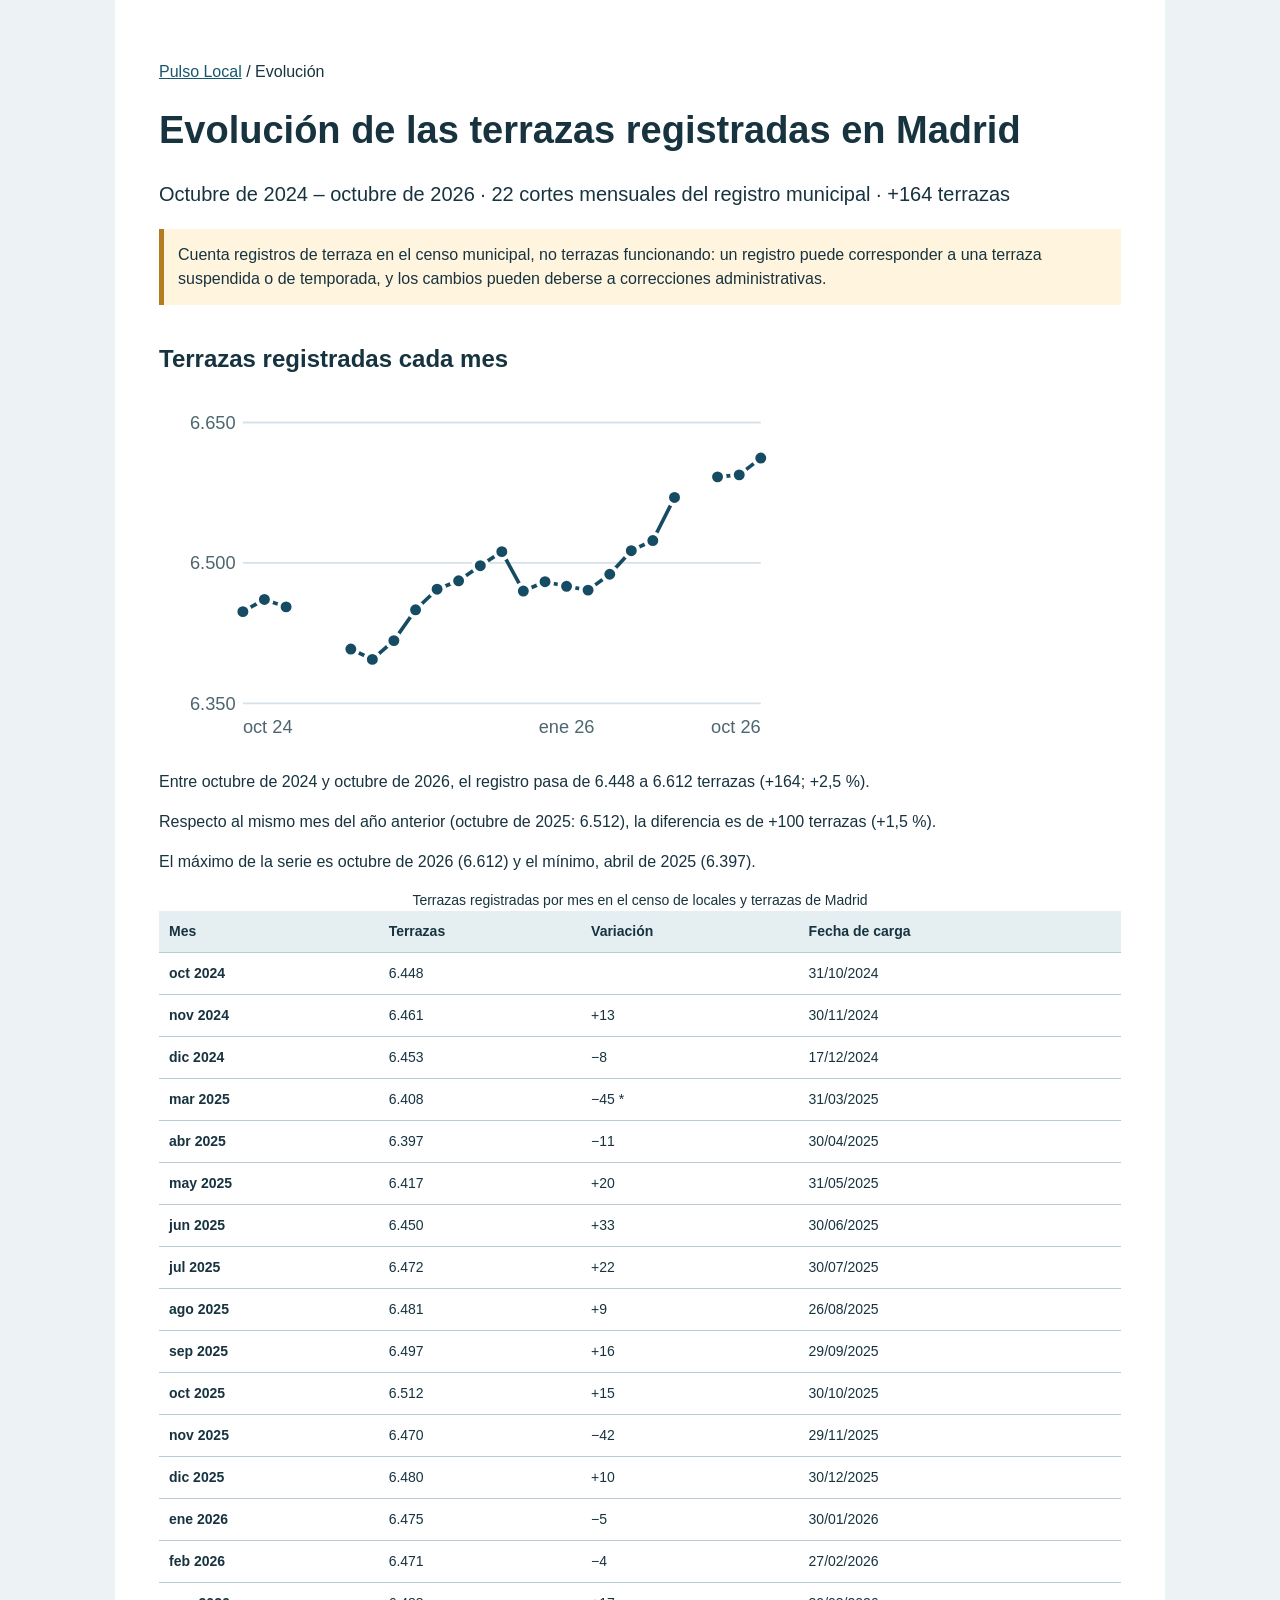
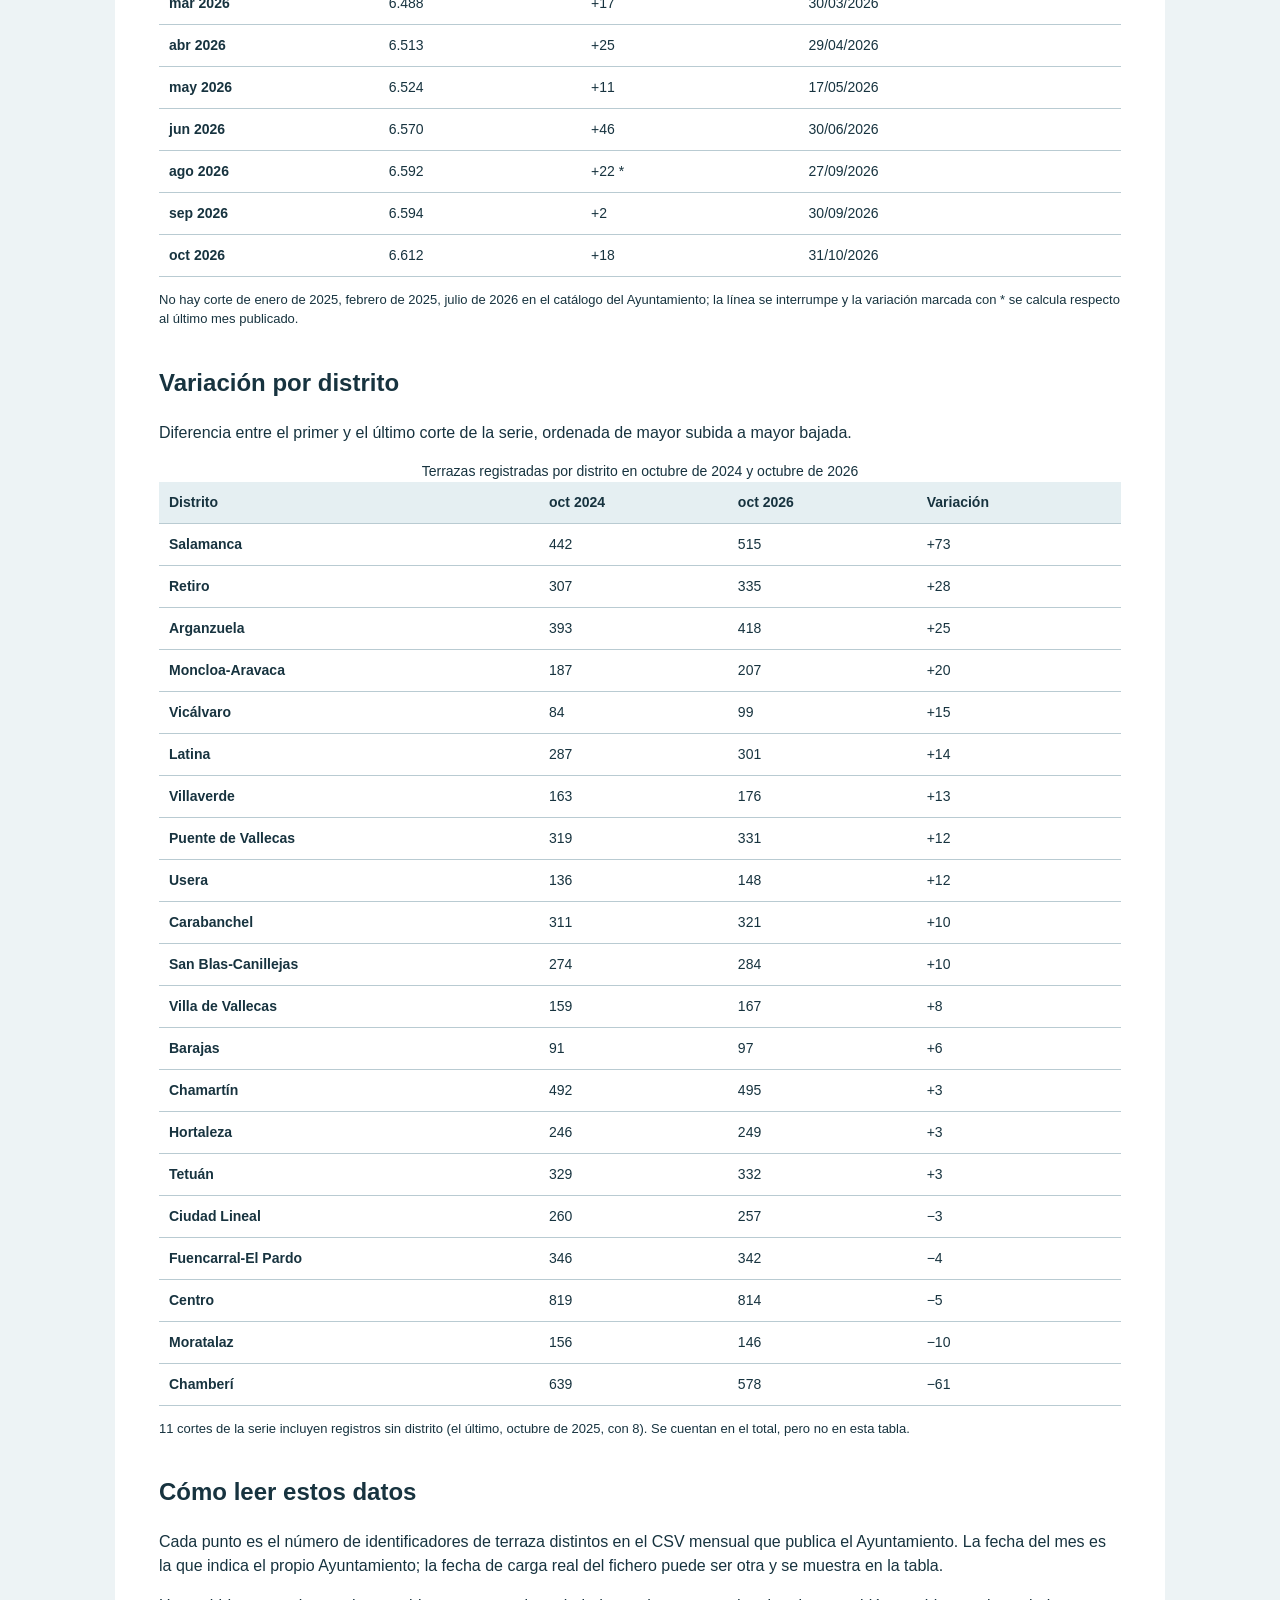
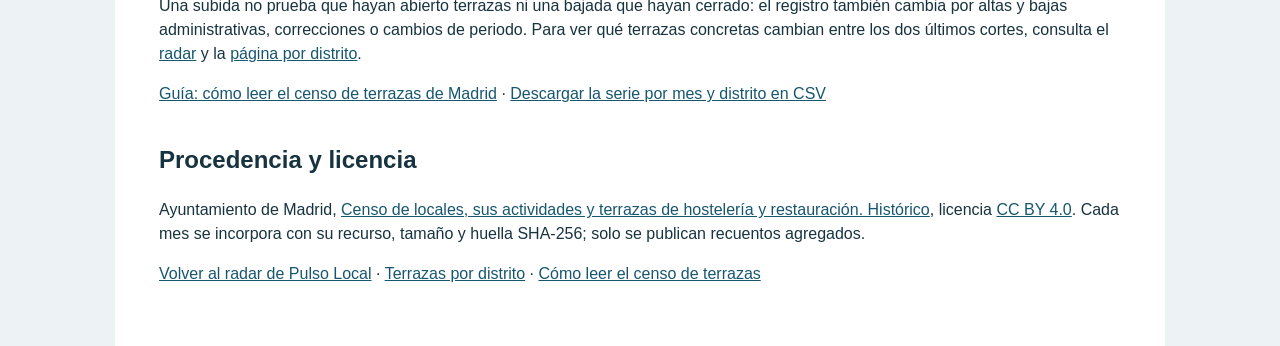
<file: evolucion-terrazas-madrid.html>
<!doctype html><html lang="es"><head><meta charset="utf-8"><meta http-equiv="Content-Security-Policy" content="default-src &#x27;none&#x27;; script-src &#x27;self&#x27;; style-src &#x27;self&#x27;; img-src &#x27;self&#x27; data:; font-src &#x27;self&#x27;; connect-src &#x27;self&#x27;; manifest-src &#x27;self&#x27;; object-src &#x27;none&#x27;; base-uri &#x27;none&#x27;; form-action &#x27;none&#x27;; frame-src &#x27;none&#x27;; worker-src &#x27;none&#x27;"><meta name="referrer" content="no-referrer"><meta name="robots" content="index,follow"><link rel="canonical" href="https://paniset.github.io/pulso-local-madrid/evolucion-terrazas-madrid"><meta property="og:type" content="website"><meta property="og:locale" content="es_ES"><meta name="twitter:card" content="summary_large_image"><meta property="og:title" content="Evolución de las terrazas registradas en Madrid (octubre de 2024 – octubre de 2026) | Pulso Local"><meta name="twitter:title" content="Evolución de las terrazas registradas en Madrid (octubre de 2024 – octubre de 2026) | Pulso Local"><meta property="og:description" content="Terrazas de hostelería registradas en Madrid mes a mes: de 6.448 en octubre de 2024 a 6.612 en octubre de 2026, con la variación por distrito. Datos abiertos del Ayuntamiento."><meta name="twitter:description" content="Terrazas de hostelería registradas en Madrid mes a mes: de 6.448 en octubre de 2024 a 6.612 en octubre de 2026, con la variación por distrito. Datos abiertos del Ayuntamiento."><meta property="og:url" content="https://paniset.github.io/pulso-local-madrid/evolucion-terrazas-madrid"><meta property="og:image" content="https://paniset.github.io/pulso-local-madrid/og.png"><meta property="og:image:width" content="1200"><meta property="og:image:height" content="630"><meta name="twitter:image" content="https://paniset.github.io/pulso-local-madrid/og.png"><meta name="viewport" content="width=device-width,initial-scale=1">
<title>Evolución de las terrazas registradas en Madrid (octubre de 2024 – octubre de 2026) | Pulso Local</title><meta name="description" content="Terrazas de hostelería registradas en Madrid mes a mes: de 6.448 en octubre de 2024 a 6.612 en octubre de 2026, con la variación por distrito. Datos abiertos del Ayuntamiento."><link rel="stylesheet" href="muestra.css"><link rel="icon" href="favicon.svg" type="image/svg+xml">
<script type="application/ld+json">{"@context":"https://schema.org","@type":"BreadcrumbList","itemListElement":[{"@type":"ListItem","position":1,"name":"Pulso Local","item":"https://paniset.github.io/pulso-local-madrid/"},{"@type":"ListItem","position":2,"name":"Evolución de las terrazas de Madrid","item":"https://paniset.github.io/pulso-local-madrid/evolucion-terrazas-madrid"}]}</script></head><body><main><header><nav aria-label="Ruta"><p><a href="./">Pulso Local</a> / Evolución</p></nav>
<h1>Evolución de las terrazas registradas en Madrid</h1>
<p class="lead">Octubre de 2024 – octubre de 2026 · 22 cortes mensuales del registro municipal · +164 terrazas</p></header>
<p class="notice">Cuenta registros de terraza en el censo municipal, no terrazas funcionando: un registro puede corresponder a una terraza suspendida o de temporada, y los cambios pueden deberse a correcciones administrativas.</p>
<h2>Terrazas registradas cada mes</h2>
<svg class="line-chart" viewBox="0 0 340 196" role="img" aria-labelledby="line-title line-desc"><title id="line-title">Terrazas registradas en Madrid cada mes</title><desc id="line-desc">De 6.448 en octubre de 2024 a 6.612 en octubre de 2026. La tabla siguiente tiene todos los valores.</desc><line class="grid" x1="46" x2="330" y1="168.0" y2="168.0"/><text class="axis" x="42" y="171.5">6.350</text><line class="grid" x1="46" x2="330" y1="91.0" y2="91.0"/><text class="axis" x="42" y="94.5">6.500</text><line class="grid" x1="46" x2="330" y1="14.0" y2="14.0"/><text class="axis" x="42" y="17.5">6.650</text><text class="axis-x start" x="46.0" y="184">oct 24</text><text class="axis-x" x="223.5" y="184">ene 26</text><text class="axis-x end" x="330.0" y="184">oct 26</text><path class="series" d="M46.0,117.7 L57.8,111.0 L69.7,115.1 M105.2,138.2 L117.0,143.9 L128.8,133.6 L140.7,116.7 L152.5,105.4 L164.3,100.8 L176.2,92.5 L188.0,84.8 L199.8,106.4 L211.7,101.3 L223.5,103.8 L235.3,105.9 L247.2,97.2 L259.0,84.3 L270.8,78.7 L282.7,55.1 M306.3,43.8 L318.2,42.7 L330.0,33.5"/><g><title>Octubre de 2024: 6.448 terrazas registradas</title><circle class="point" cx="46.0" cy="117.7" r="4"/></g><g><title>Noviembre de 2024: 6.461 terrazas registradas</title><circle class="point" cx="57.8" cy="111.0" r="4"/></g><g><title>Diciembre de 2024: 6.453 terrazas registradas</title><circle class="point" cx="69.7" cy="115.1" r="4"/></g><g><title>Marzo de 2025: 6.408 terrazas registradas</title><circle class="point" cx="105.2" cy="138.2" r="4"/></g><g><title>Abril de 2025: 6.397 terrazas registradas</title><circle class="point" cx="117.0" cy="143.9" r="4"/></g><g><title>Mayo de 2025: 6.417 terrazas registradas</title><circle class="point" cx="128.8" cy="133.6" r="4"/></g><g><title>Junio de 2025: 6.450 terrazas registradas</title><circle class="point" cx="140.7" cy="116.7" r="4"/></g><g><title>Julio de 2025: 6.472 terrazas registradas</title><circle class="point" cx="152.5" cy="105.4" r="4"/></g><g><title>Agosto de 2025: 6.481 terrazas registradas</title><circle class="point" cx="164.3" cy="100.8" r="4"/></g><g><title>Septiembre de 2025: 6.497 terrazas registradas</title><circle class="point" cx="176.2" cy="92.5" r="4"/></g><g><title>Octubre de 2025: 6.512 terrazas registradas</title><circle class="point" cx="188.0" cy="84.8" r="4"/></g><g><title>Noviembre de 2025: 6.470 terrazas registradas</title><circle class="point" cx="199.8" cy="106.4" r="4"/></g><g><title>Diciembre de 2025: 6.480 terrazas registradas</title><circle class="point" cx="211.7" cy="101.3" r="4"/></g><g><title>Enero de 2026: 6.475 terrazas registradas</title><circle class="point" cx="223.5" cy="103.8" r="4"/></g><g><title>Febrero de 2026: 6.471 terrazas registradas</title><circle class="point" cx="235.3" cy="105.9" r="4"/></g><g><title>Marzo de 2026: 6.488 terrazas registradas</title><circle class="point" cx="247.2" cy="97.2" r="4"/></g><g><title>Abril de 2026: 6.513 terrazas registradas</title><circle class="point" cx="259.0" cy="84.3" r="4"/></g><g><title>Mayo de 2026: 6.524 terrazas registradas</title><circle class="point" cx="270.8" cy="78.7" r="4"/></g><g><title>Junio de 2026: 6.570 terrazas registradas</title><circle class="point" cx="282.7" cy="55.1" r="4"/></g><g><title>Agosto de 2026: 6.592 terrazas registradas</title><circle class="point" cx="306.3" cy="43.8" r="4"/></g><g><title>Septiembre de 2026: 6.594 terrazas registradas</title><circle class="point" cx="318.2" cy="42.7" r="4"/></g><g><title>Octubre de 2026: 6.612 terrazas registradas</title><circle class="point" cx="330.0" cy="33.5" r="4"/></g></svg>
<p>Entre octubre de 2024 y octubre de 2026, el registro pasa de 6.448 a 6.612 terrazas (+164; +2,5 %).</p><p>Respecto al mismo mes del año anterior (octubre de 2025: 6.512), la diferencia es de +100 terrazas (+1,5 %).</p><p>El máximo de la serie es octubre de 2026 (6.612) y el mínimo, abril de 2025 (6.397).</p>
<div class="table-wrap"><table><caption>Terrazas registradas por mes en el censo de locales y terrazas de Madrid</caption>
<thead><tr><th scope="col">Mes</th><th scope="col">Terrazas</th><th scope="col">Variación</th><th scope="col">Fecha de carga</th></tr></thead><tbody><tr><th scope="row">oct 2024</th><td>6.448</td><td></td><td>31/10/2024</td></tr><tr><th scope="row">nov 2024</th><td>6.461</td><td>+13</td><td>30/11/2024</td></tr><tr><th scope="row">dic 2024</th><td>6.453</td><td>−8</td><td>17/12/2024</td></tr><tr><th scope="row">mar 2025</th><td>6.408</td><td>−45 *</td><td>31/03/2025</td></tr><tr><th scope="row">abr 2025</th><td>6.397</td><td>−11</td><td>30/04/2025</td></tr><tr><th scope="row">may 2025</th><td>6.417</td><td>+20</td><td>31/05/2025</td></tr><tr><th scope="row">jun 2025</th><td>6.450</td><td>+33</td><td>30/06/2025</td></tr><tr><th scope="row">jul 2025</th><td>6.472</td><td>+22</td><td>30/07/2025</td></tr><tr><th scope="row">ago 2025</th><td>6.481</td><td>+9</td><td>26/08/2025</td></tr><tr><th scope="row">sep 2025</th><td>6.497</td><td>+16</td><td>29/09/2025</td></tr><tr><th scope="row">oct 2025</th><td>6.512</td><td>+15</td><td>30/10/2025</td></tr><tr><th scope="row">nov 2025</th><td>6.470</td><td>−42</td><td>29/11/2025</td></tr><tr><th scope="row">dic 2025</th><td>6.480</td><td>+10</td><td>30/12/2025</td></tr><tr><th scope="row">ene 2026</th><td>6.475</td><td>−5</td><td>30/01/2026</td></tr><tr><th scope="row">feb 2026</th><td>6.471</td><td>−4</td><td>27/02/2026</td></tr><tr><th scope="row">mar 2026</th><td>6.488</td><td>+17</td><td>30/03/2026</td></tr><tr><th scope="row">abr 2026</th><td>6.513</td><td>+25</td><td>29/04/2026</td></tr><tr><th scope="row">may 2026</th><td>6.524</td><td>+11</td><td>17/05/2026</td></tr><tr><th scope="row">jun 2026</th><td>6.570</td><td>+46</td><td>30/06/2026</td></tr><tr><th scope="row">ago 2026</th><td>6.592</td><td>+22 *</td><td>27/09/2026</td></tr><tr><th scope="row">sep 2026</th><td>6.594</td><td>+2</td><td>30/09/2026</td></tr><tr><th scope="row">oct 2026</th><td>6.612</td><td>+18</td><td>31/10/2026</td></tr></tbody></table></div>
<p class="small">No hay corte de enero de 2025, febrero de 2025, julio de 2026 en el catálogo del Ayuntamiento; la línea se interrumpe y la variación marcada con * se calcula respecto al último mes publicado.</p>
<h2>Variación por distrito</h2>
<p>Diferencia entre el primer y el último corte de la serie, ordenada de mayor subida a mayor bajada.</p>
<div class="table-wrap"><table><caption>Terrazas registradas por distrito en octubre de 2024 y octubre de 2026</caption>
<thead><tr><th scope="col">Distrito</th><th scope="col">oct 2024</th><th scope="col">oct 2026</th><th scope="col">Variación</th></tr></thead>
<tbody><tr><th scope="row">Salamanca</th><td>442</td><td>515</td><td>+73</td></tr><tr><th scope="row">Retiro</th><td>307</td><td>335</td><td>+28</td></tr><tr><th scope="row">Arganzuela</th><td>393</td><td>418</td><td>+25</td></tr><tr><th scope="row">Moncloa-Aravaca</th><td>187</td><td>207</td><td>+20</td></tr><tr><th scope="row">Vicálvaro</th><td>84</td><td>99</td><td>+15</td></tr><tr><th scope="row">Latina</th><td>287</td><td>301</td><td>+14</td></tr><tr><th scope="row">Villaverde</th><td>163</td><td>176</td><td>+13</td></tr><tr><th scope="row">Puente de Vallecas</th><td>319</td><td>331</td><td>+12</td></tr><tr><th scope="row">Usera</th><td>136</td><td>148</td><td>+12</td></tr><tr><th scope="row">Carabanchel</th><td>311</td><td>321</td><td>+10</td></tr><tr><th scope="row">San Blas-Canillejas</th><td>274</td><td>284</td><td>+10</td></tr><tr><th scope="row">Villa de Vallecas</th><td>159</td><td>167</td><td>+8</td></tr><tr><th scope="row">Barajas</th><td>91</td><td>97</td><td>+6</td></tr><tr><th scope="row">Chamartín</th><td>492</td><td>495</td><td>+3</td></tr><tr><th scope="row">Hortaleza</th><td>246</td><td>249</td><td>+3</td></tr><tr><th scope="row">Tetuán</th><td>329</td><td>332</td><td>+3</td></tr><tr><th scope="row">Ciudad Lineal</th><td>260</td><td>257</td><td>−3</td></tr><tr><th scope="row">Fuencarral-El Pardo</th><td>346</td><td>342</td><td>−4</td></tr><tr><th scope="row">Centro</th><td>819</td><td>814</td><td>−5</td></tr><tr><th scope="row">Moratalaz</th><td>156</td><td>146</td><td>−10</td></tr><tr><th scope="row">Chamberí</th><td>639</td><td>578</td><td>−61</td></tr></tbody></table></div>
<p class="small">11 cortes de la serie incluyen registros sin distrito (el último, octubre de 2025, con 8). Se cuentan en el total, pero no en esta tabla.</p>
<h2>Cómo leer estos datos</h2>
<p>Cada punto es el número de identificadores de terraza distintos en el CSV mensual que publica el Ayuntamiento. La fecha del mes es la que indica el propio Ayuntamiento; la fecha de carga real del fichero puede ser otra y se muestra en la tabla.</p>
<p>Una subida no prueba que hayan abierto terrazas ni una bajada que hayan cerrado: el registro también cambia por altas y bajas administrativas, correcciones o cambios de periodo. Para ver qué terrazas concretas cambian entre los dos últimos cortes, consulta el <a href="./#radar">radar</a> y la <a href="terrazas-madrid-por-distrito">página por distrito</a>.</p>
<p><a href="como-leer-censo-terrazas-madrid">Guía: cómo leer el censo de terrazas de Madrid</a> · <a href="terrazas-madrid-evolucion.csv">Descargar la serie por mes y distrito en CSV</a></p>
<h2>Procedencia y licencia</h2><p>Ayuntamiento de Madrid, <a href="https://datos.madrid.es/dataset/209548-0-censo-locales-historico">Censo de locales, sus actividades y terrazas de hostelería y restauración. Histórico</a>, licencia <a href="https://creativecommons.org/licenses/by/4.0/deed.es">CC BY 4.0</a>. Cada mes se incorpora con su recurso, tamaño y huella SHA-256; solo se publican recuentos agregados.</p>
<footer><p><a href="./">Volver al radar de Pulso Local</a> · <a href="terrazas-madrid-por-distrito">Terrazas por distrito</a> · <a href="como-leer-censo-terrazas-madrid">Cómo leer el censo de terrazas</a></p></footer></main></body></html>
</file>
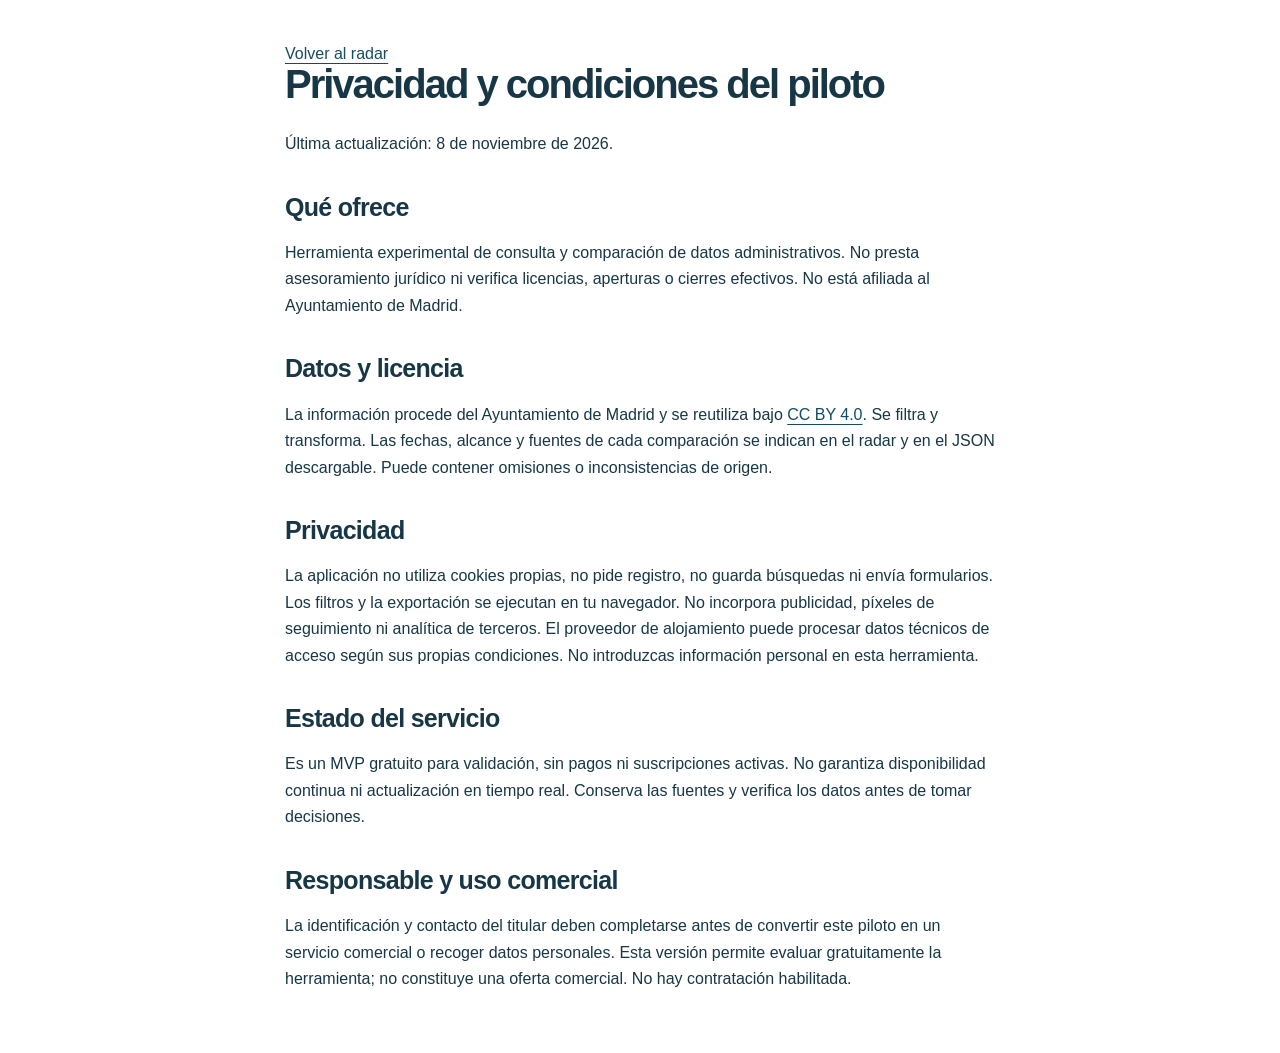
<file: legal.html>
<!doctype html><html lang="es"><head><meta charset="utf-8"><meta http-equiv="Content-Security-Policy" content="default-src &#x27;none&#x27;; script-src &#x27;self&#x27;; style-src &#x27;self&#x27;; img-src &#x27;self&#x27; data:; font-src &#x27;self&#x27;; connect-src &#x27;self&#x27;; manifest-src &#x27;self&#x27;; object-src &#x27;none&#x27;; base-uri &#x27;none&#x27;; form-action &#x27;none&#x27;; frame-src &#x27;none&#x27;; worker-src &#x27;none&#x27;"><meta name="referrer" content="no-referrer"><meta name="robots" content="noindex,follow"><meta property="og:type" content="website"><meta property="og:locale" content="es_ES"><meta name="twitter:card" content="summary"><meta property="og:title" content="Privacidad y condiciones — Pulso Local"><meta name="twitter:title" content="Privacidad y condiciones — Pulso Local"><meta name="viewport" content="width=device-width,initial-scale=1"><title>Privacidad y condiciones — Pulso Local</title><link rel="stylesheet" href="style.css"></head><body><main class="legal"><a href="./">Volver al radar</a><h1>Privacidad y condiciones del piloto</h1><p>Última actualización: 8 de noviembre de 2026.</p><h2>Qué ofrece</h2><p>Herramienta experimental de consulta y comparación de datos administrativos. No presta asesoramiento jurídico ni verifica licencias, aperturas o cierres efectivos. No está afiliada al Ayuntamiento de Madrid.</p><h2>Datos y licencia</h2><p>La información procede del Ayuntamiento de Madrid y se reutiliza bajo <a href="https://creativecommons.org/licenses/by/4.0/deed.es">CC BY 4.0</a>. Se filtra y transforma. Las fechas, alcance y fuentes de cada comparación se indican en el radar y en el JSON descargable. Puede contener omisiones o inconsistencias de origen.</p><h2>Privacidad</h2><p>La aplicación no utiliza cookies propias, no pide registro, no guarda búsquedas ni envía formularios. Los filtros y la exportación se ejecutan en tu navegador. No incorpora publicidad, píxeles de seguimiento ni analítica de terceros. El proveedor de alojamiento puede procesar datos técnicos de acceso según sus propias condiciones. No introduzcas información personal en esta herramienta.</p><h2>Estado del servicio</h2><p>Es un MVP gratuito para validación, sin pagos ni suscripciones activas. No garantiza disponibilidad continua ni actualización en tiempo real. Conserva las fuentes y verifica los datos antes de tomar decisiones.</p><h2>Responsable y uso comercial</h2><p>La identificación y contacto del titular deben completarse antes de convertir este piloto en un servicio comercial o recoger datos personales. Esta versión permite evaluar gratuitamente la herramienta; no constituye una oferta comercial. No hay contratación habilitada.</p></main></body></html>
</file>
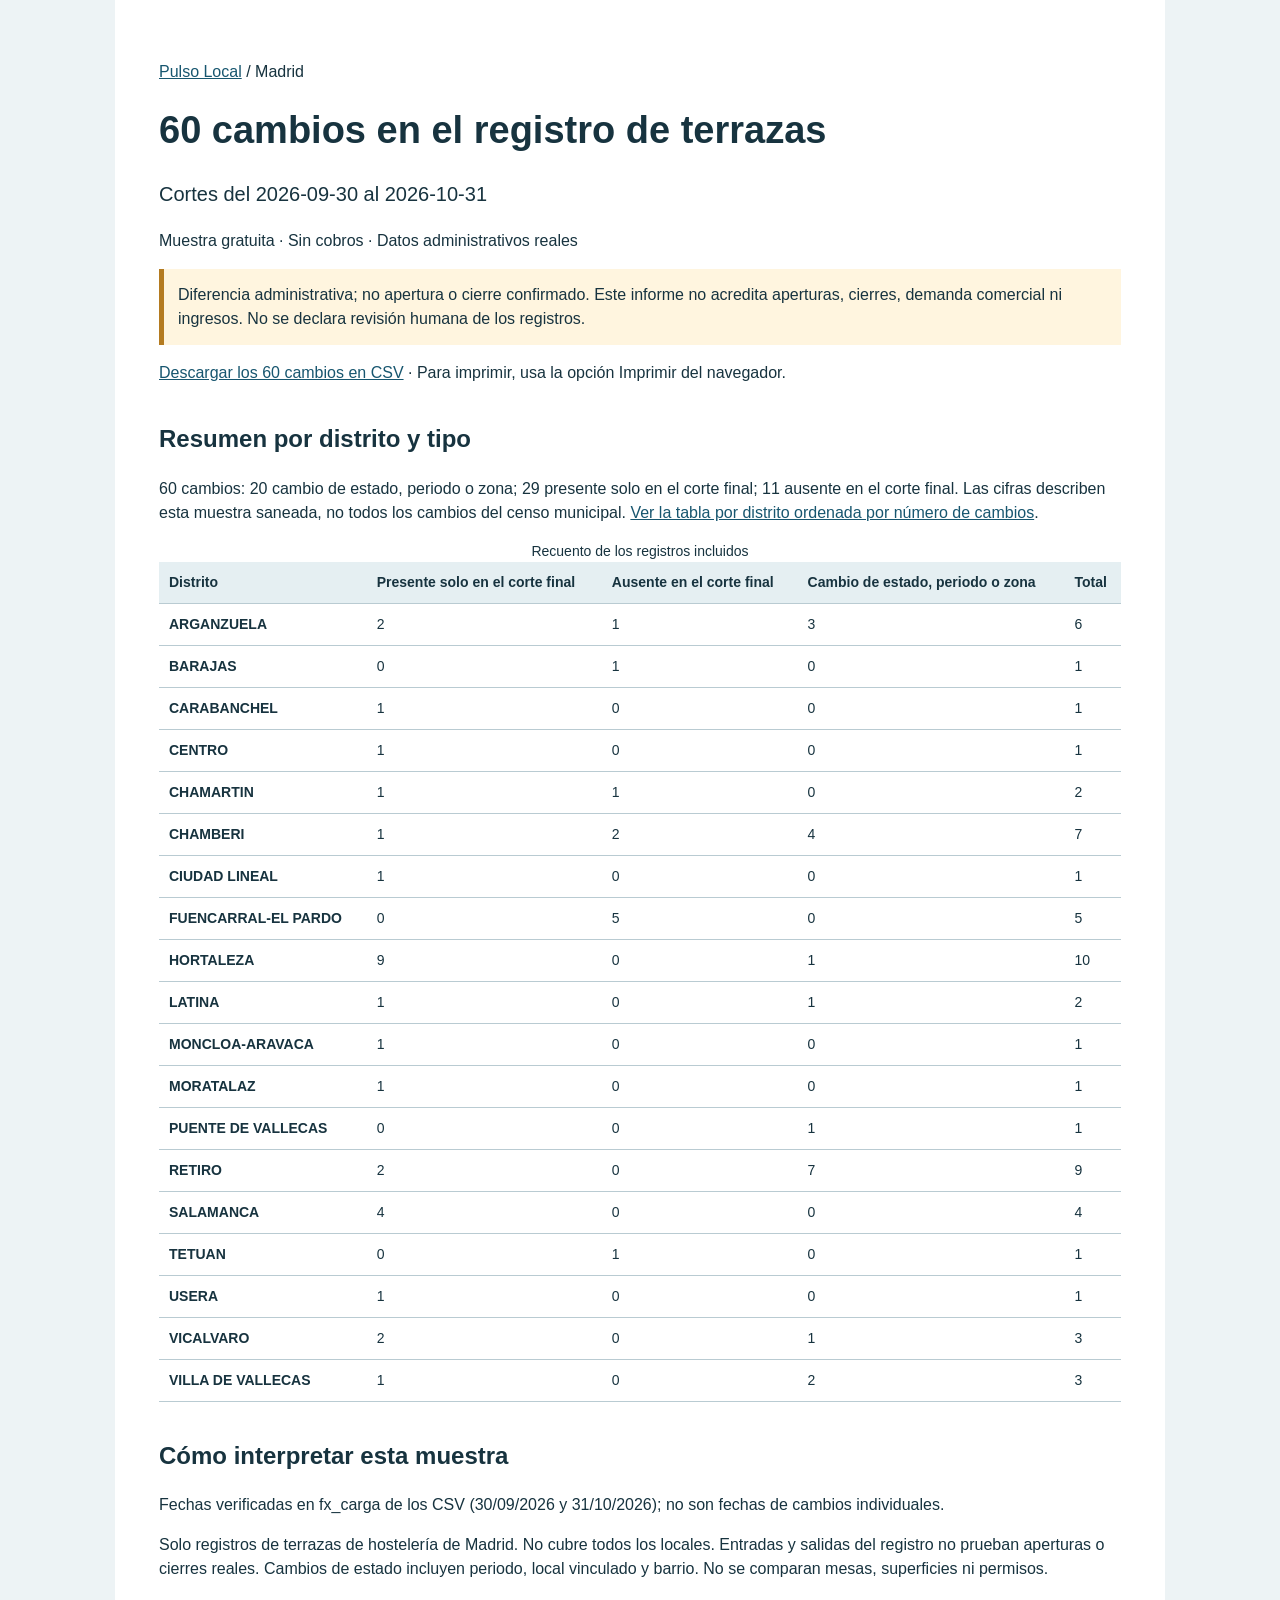
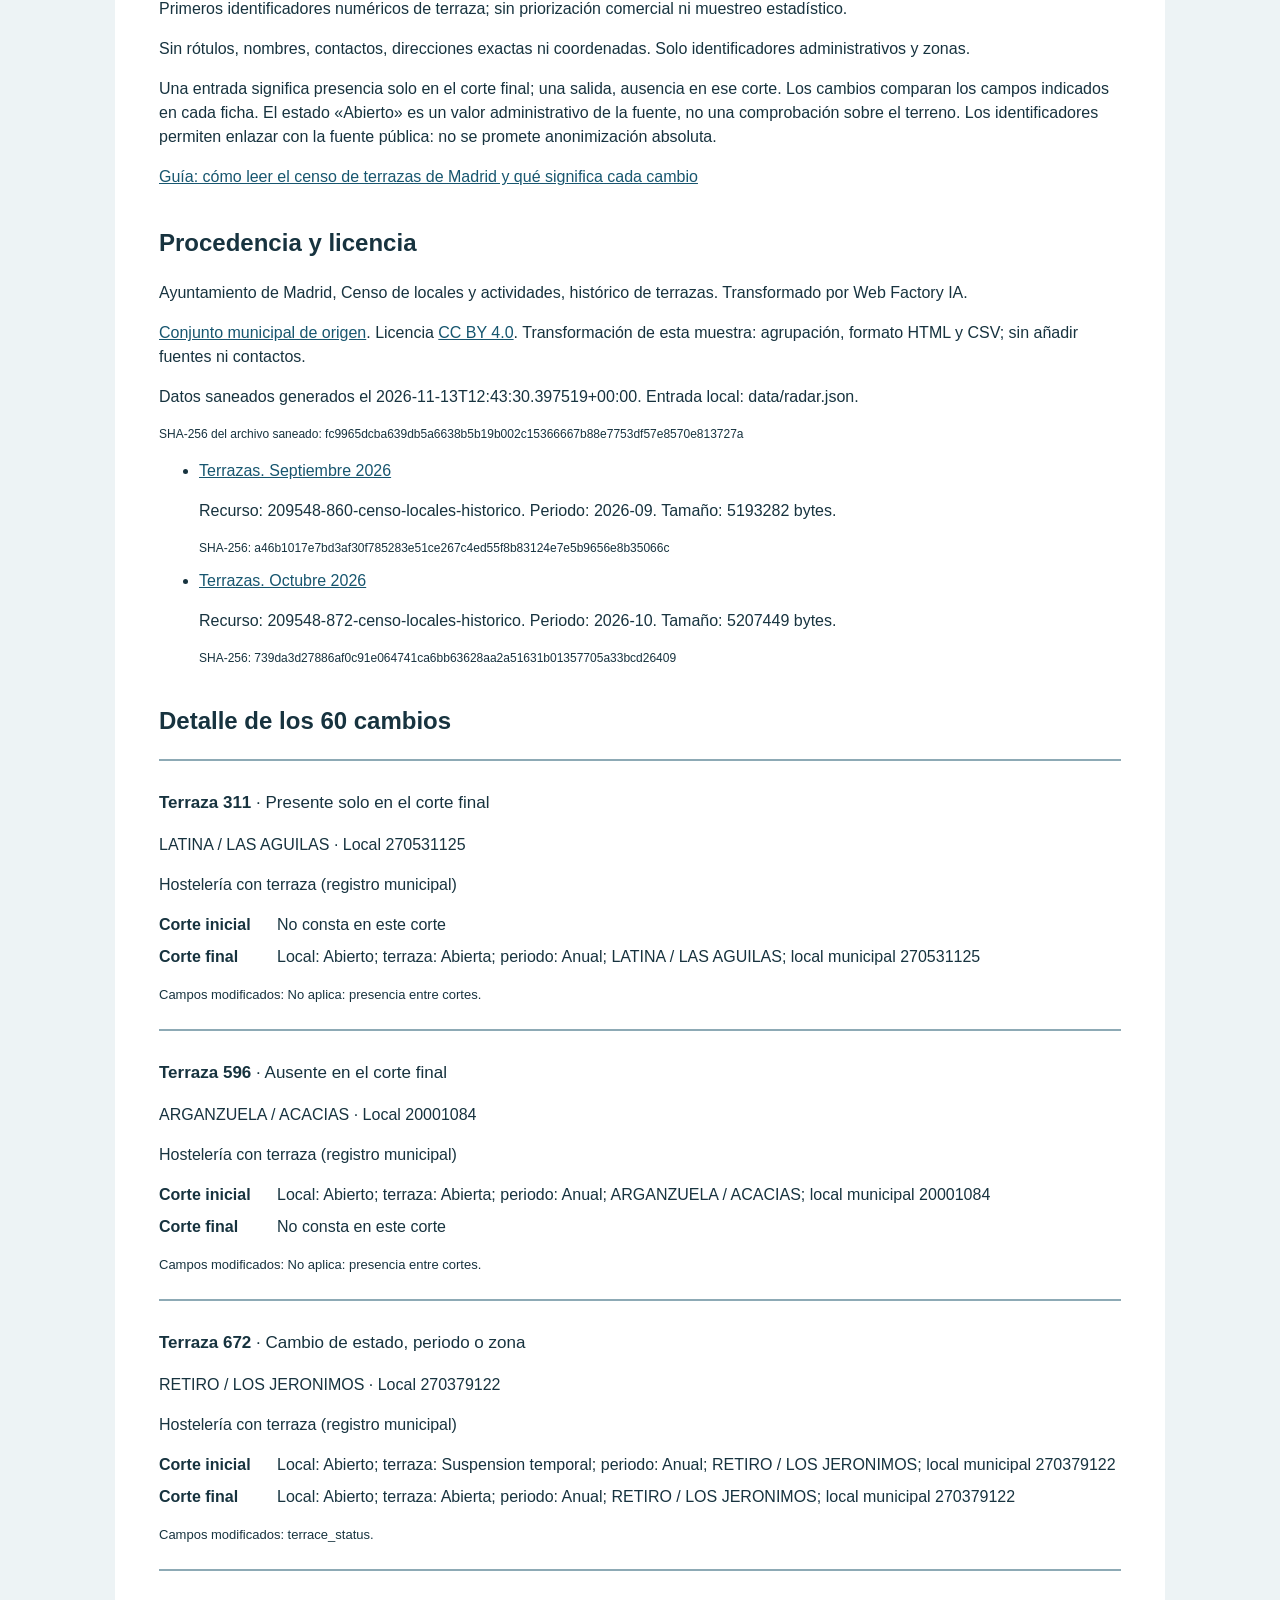
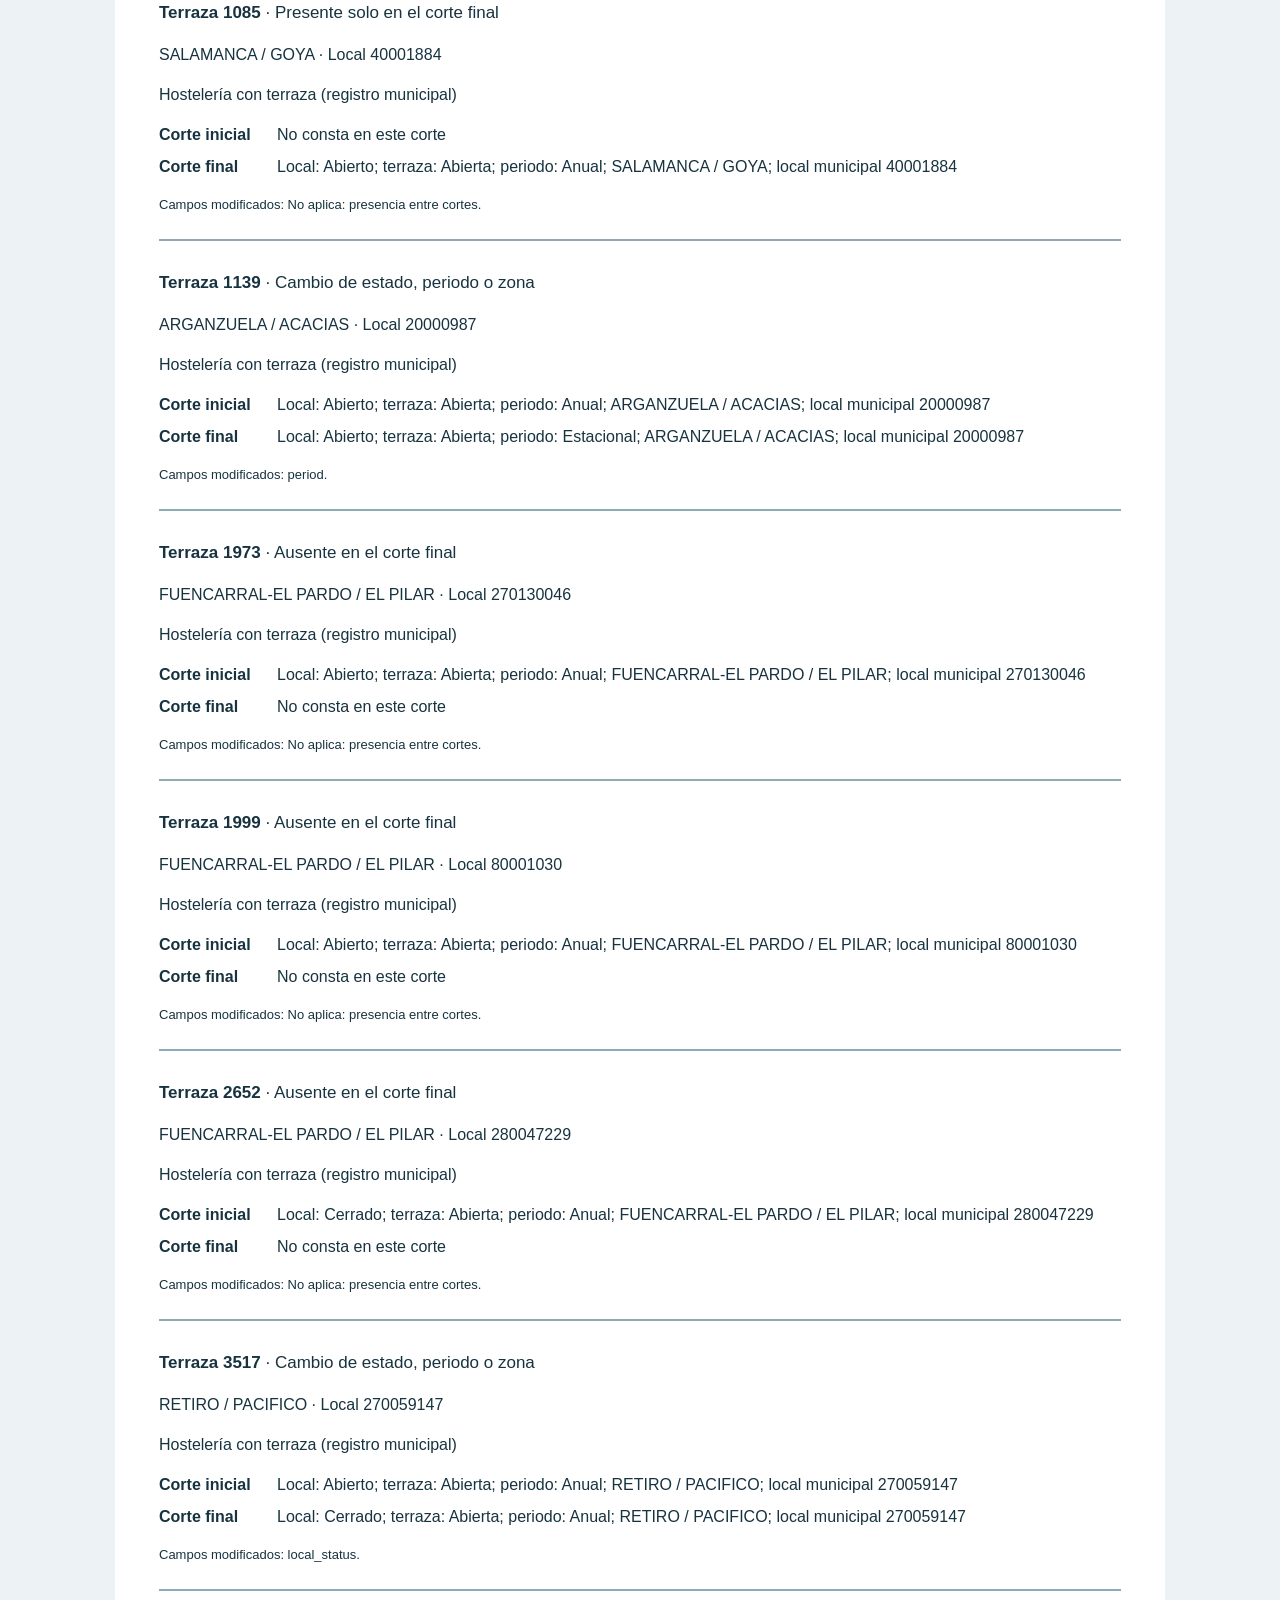
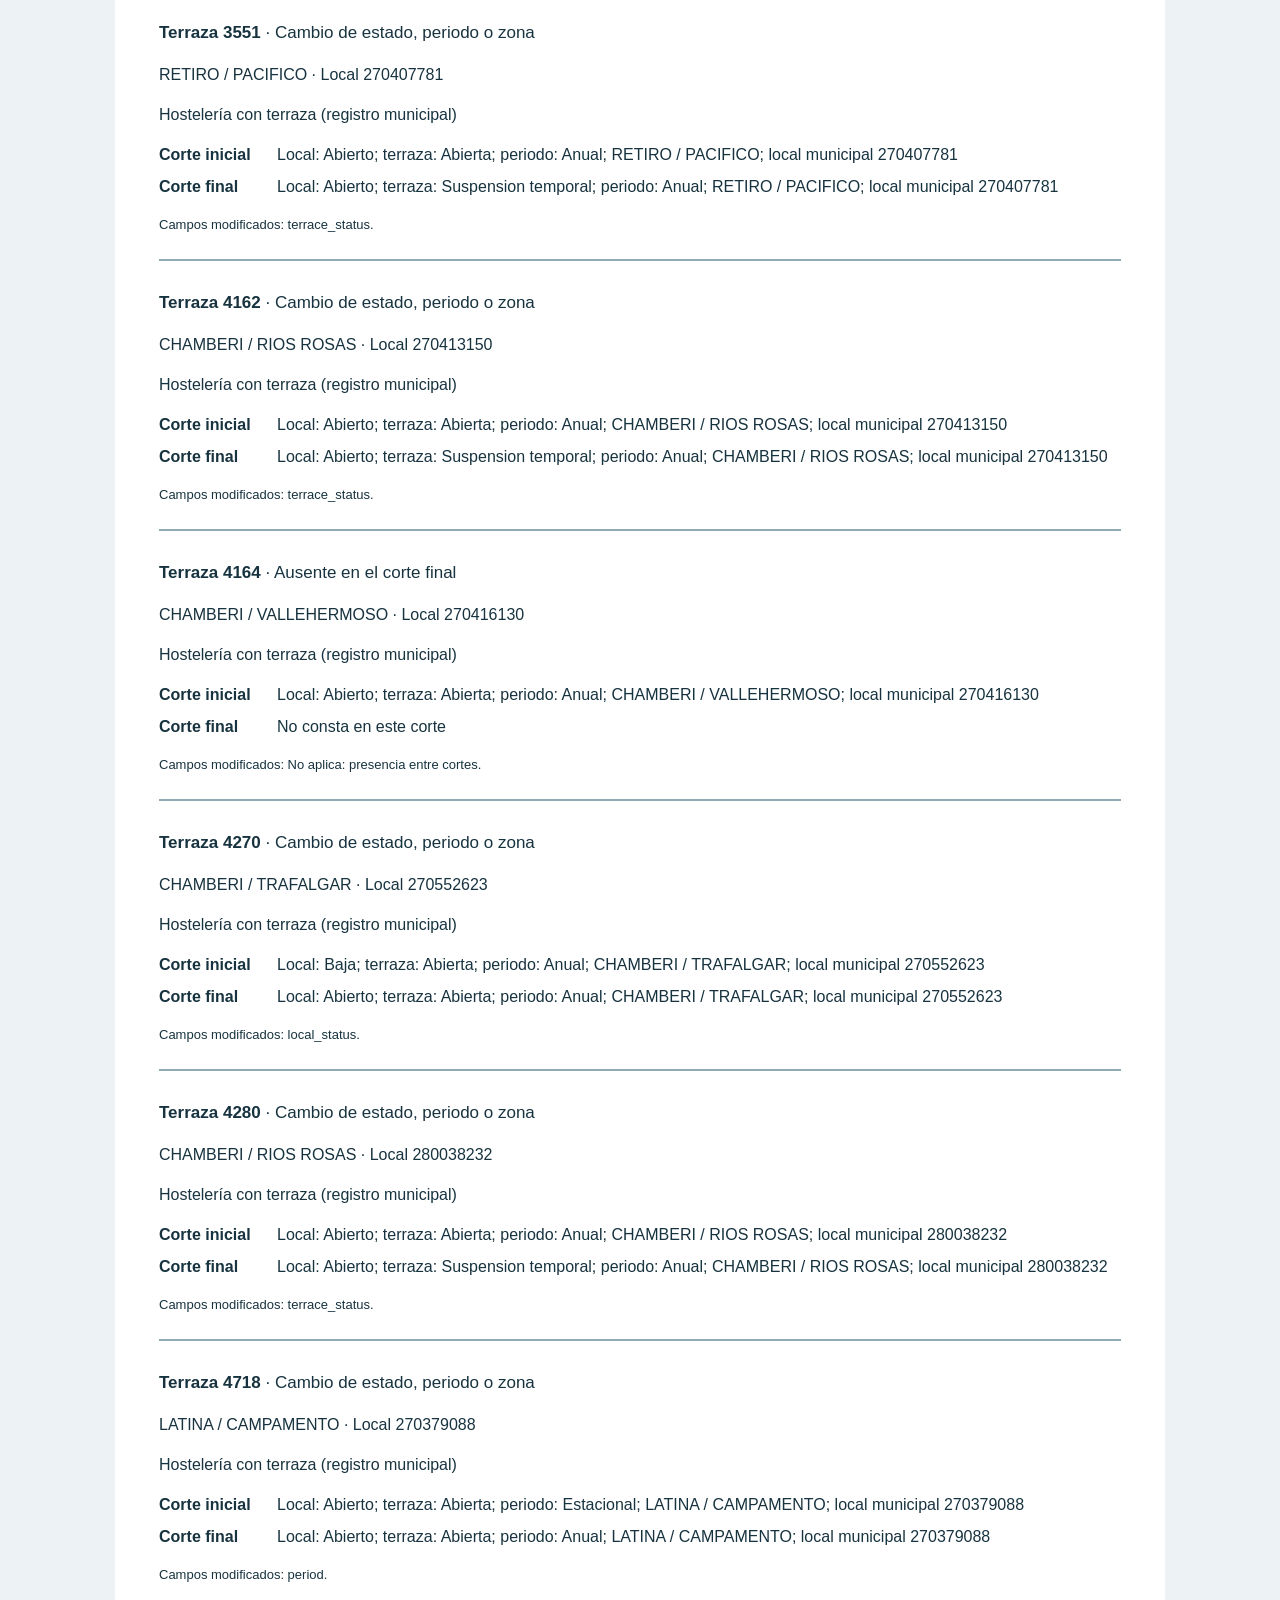
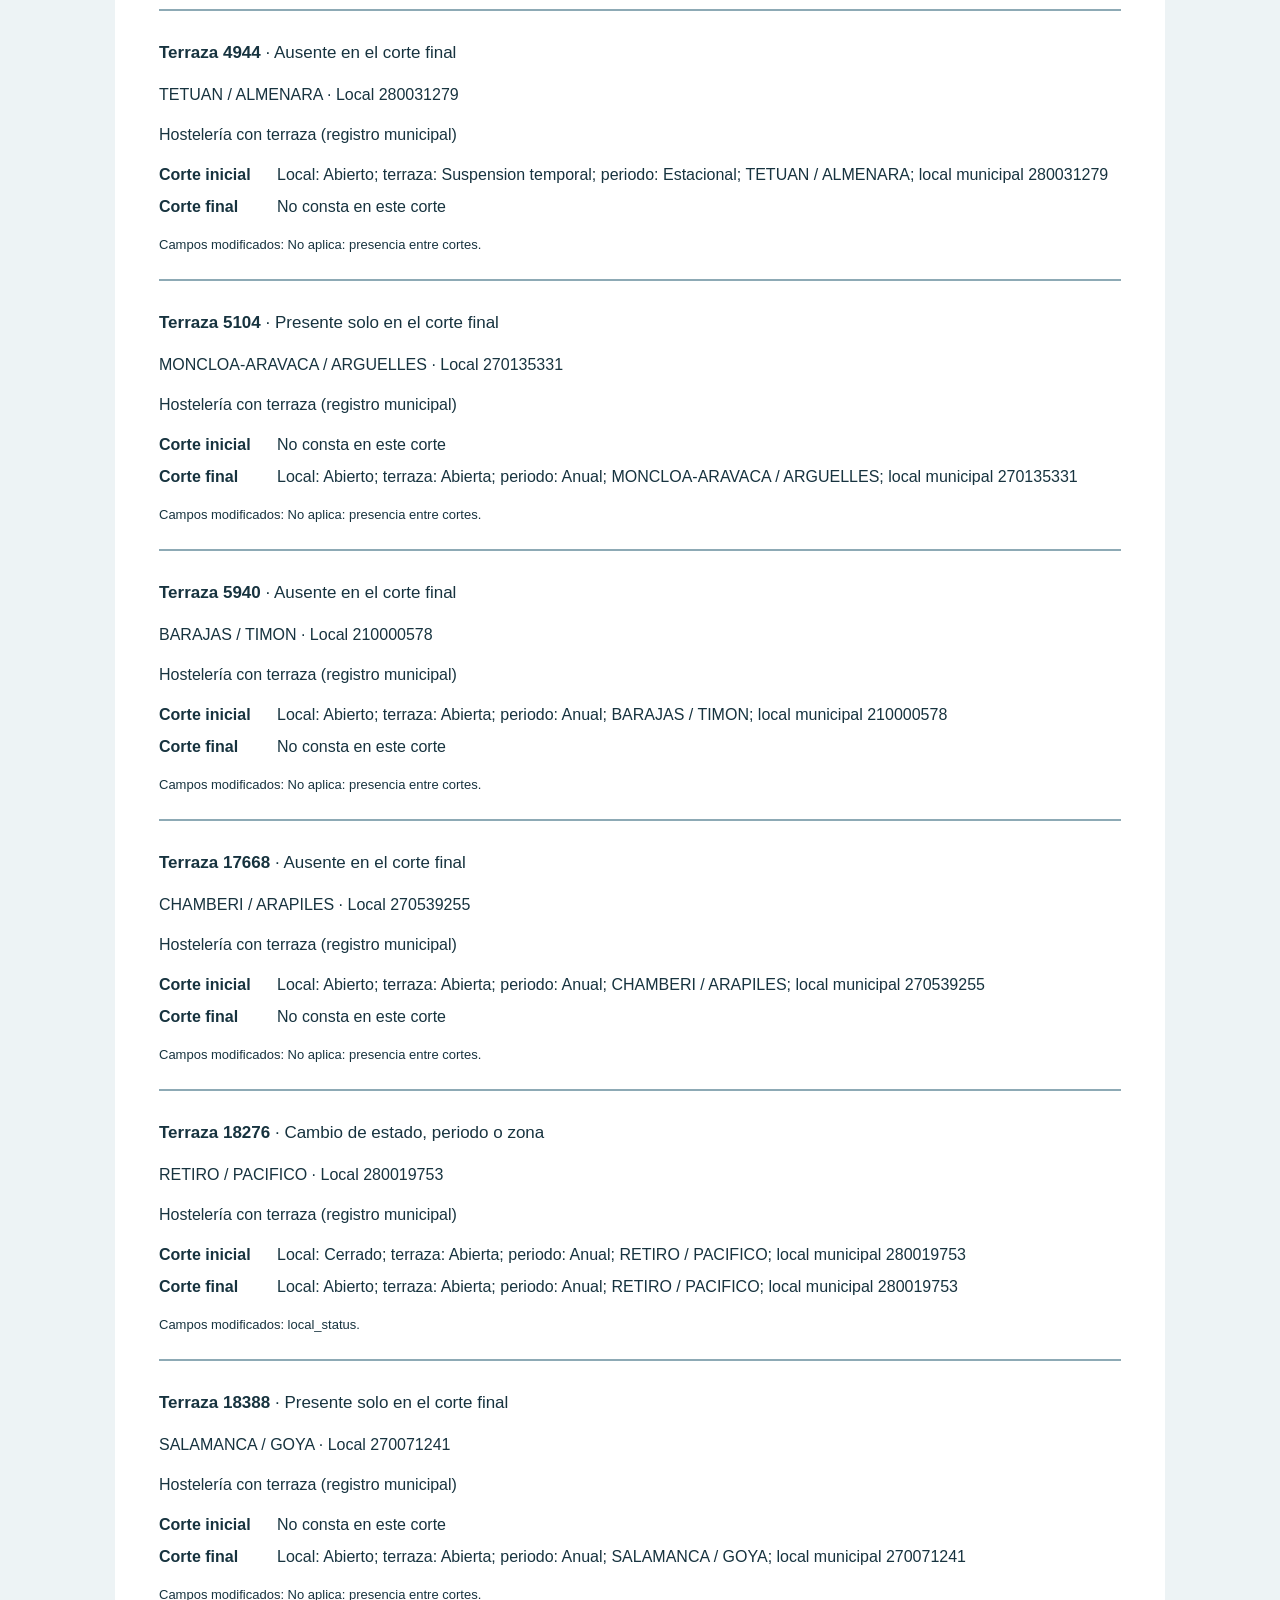
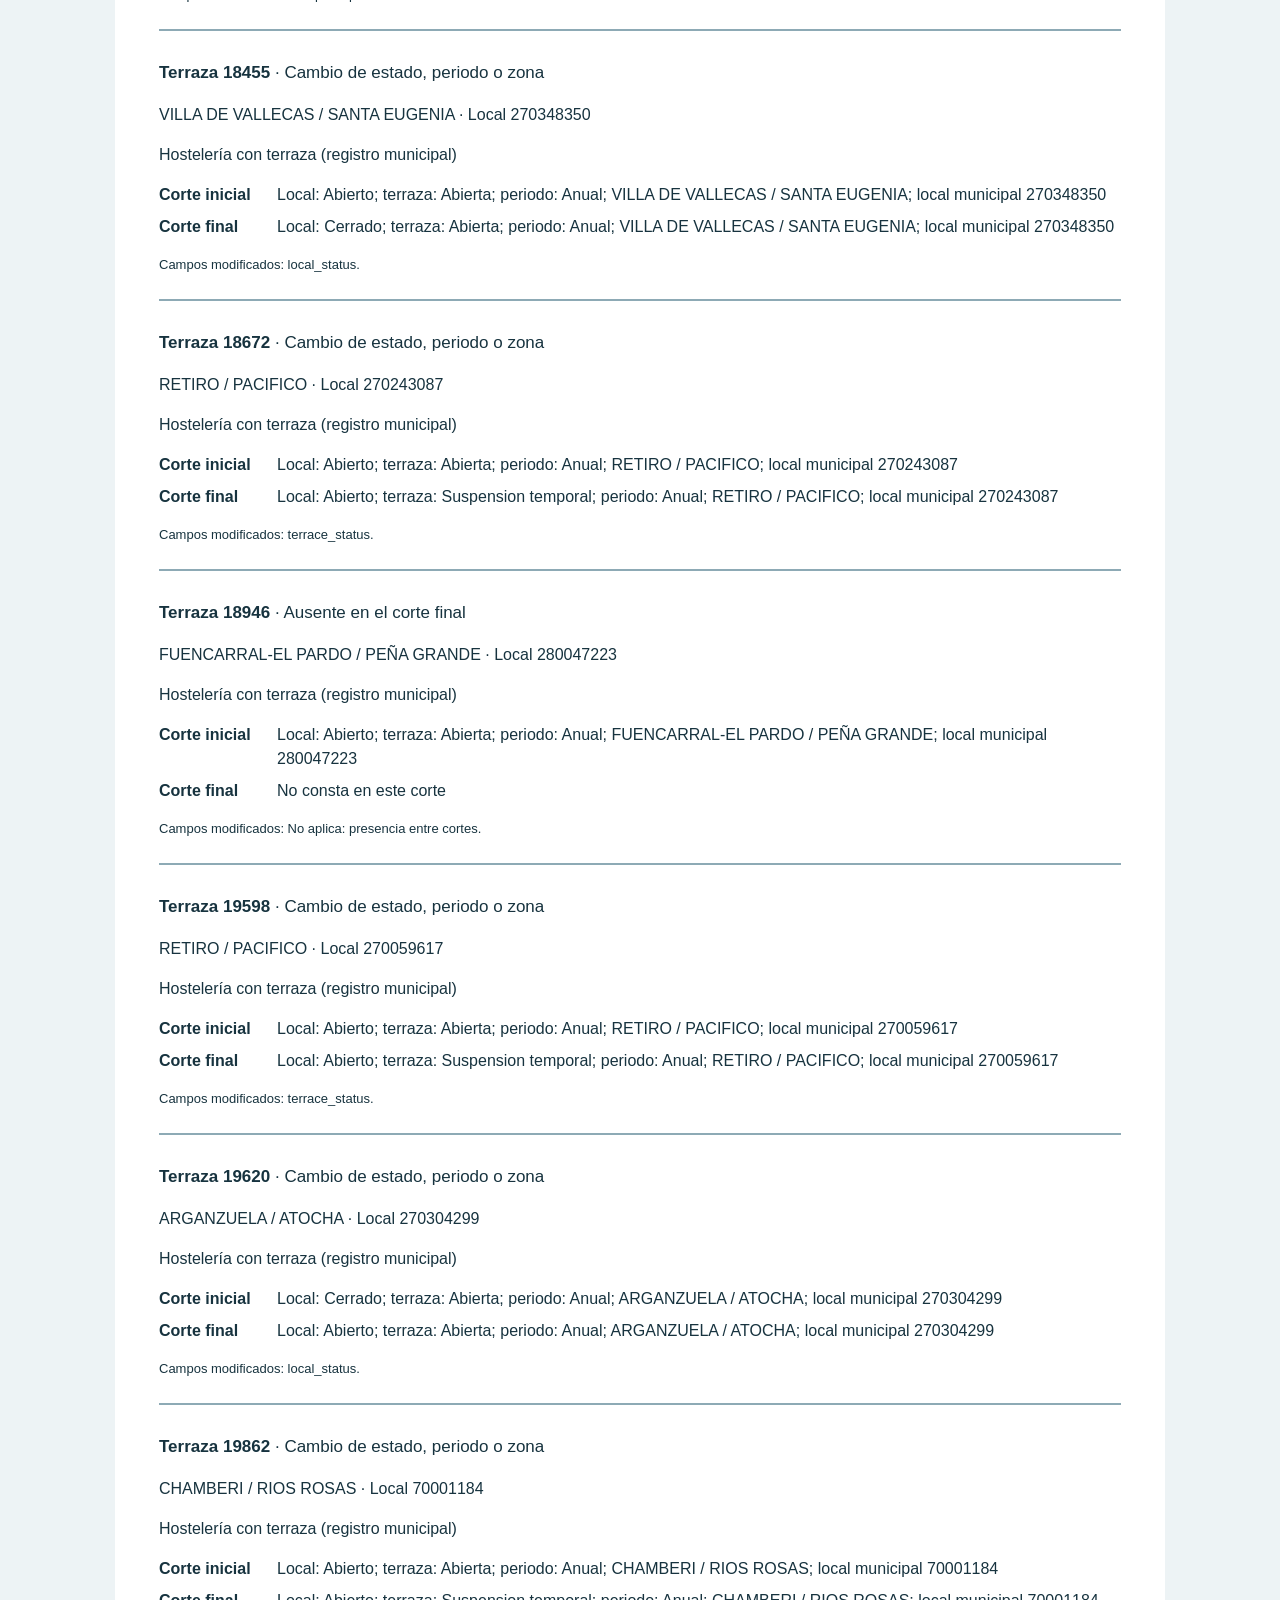
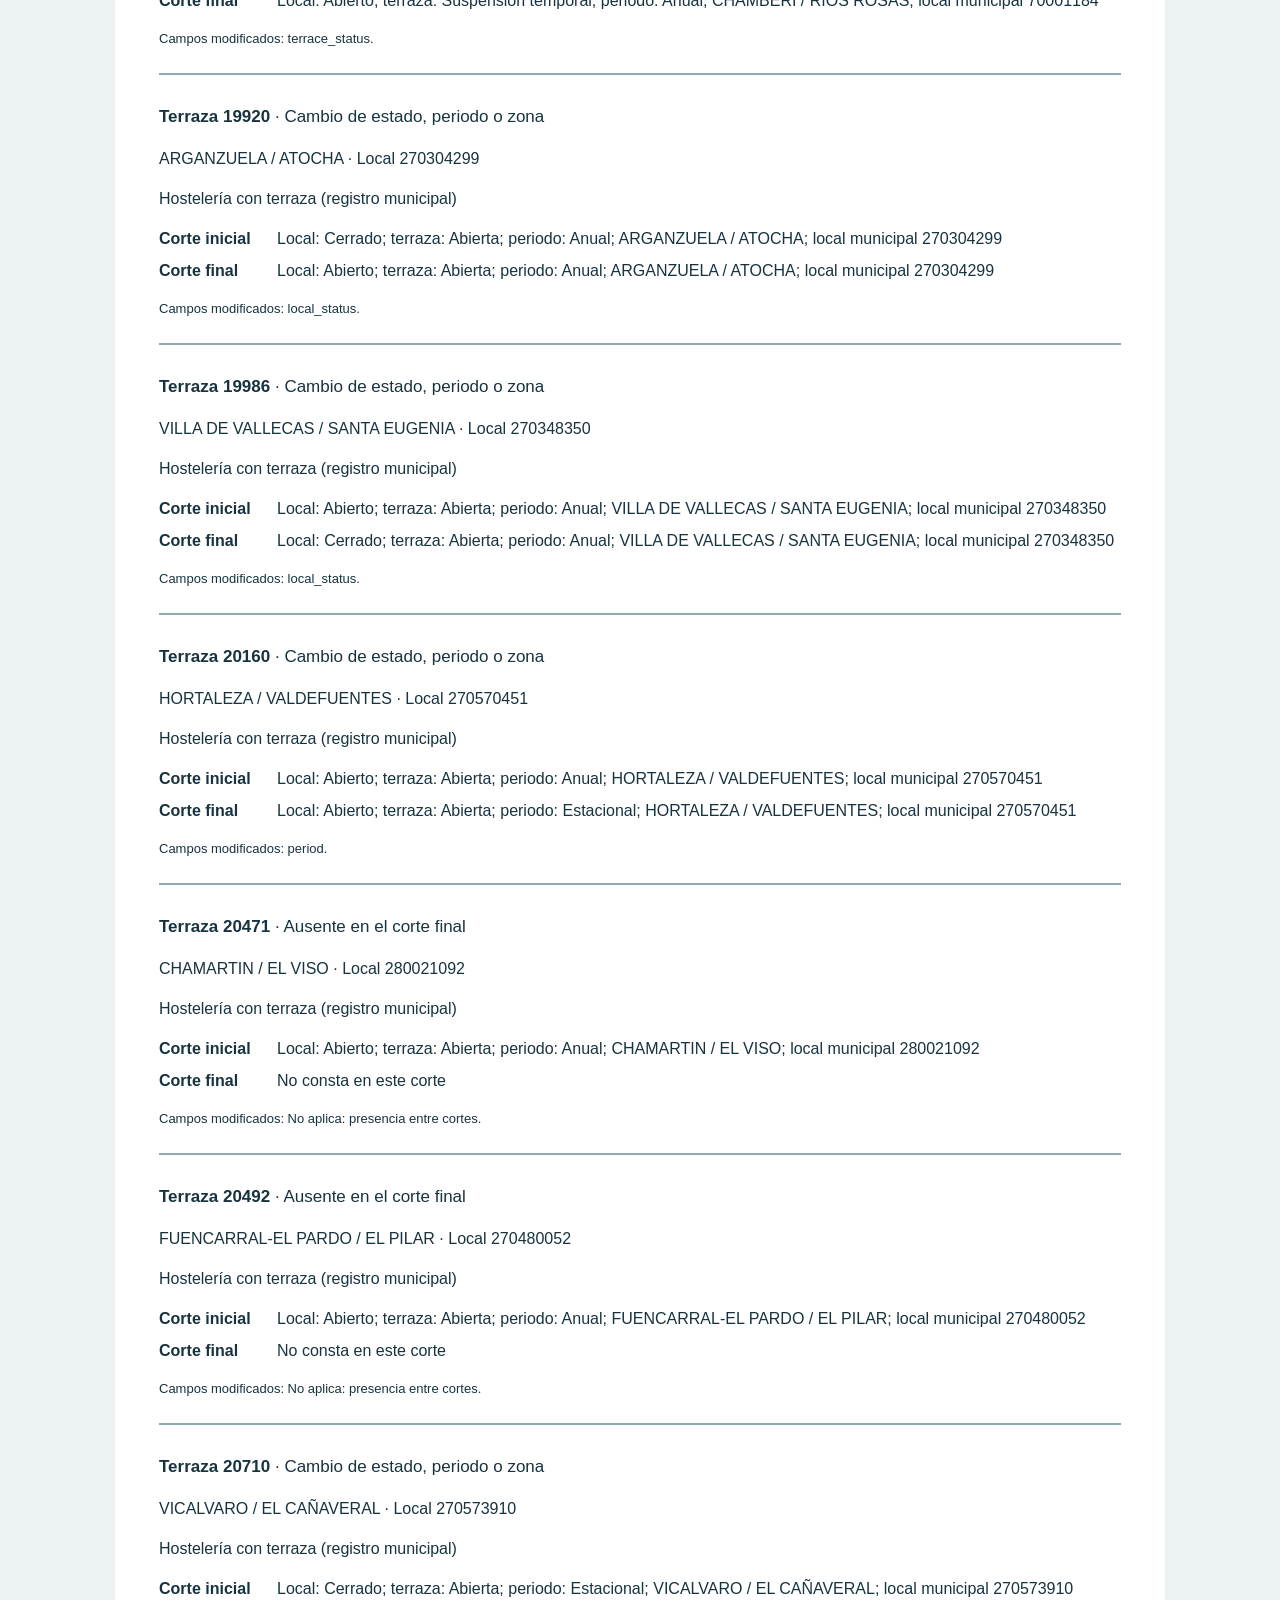
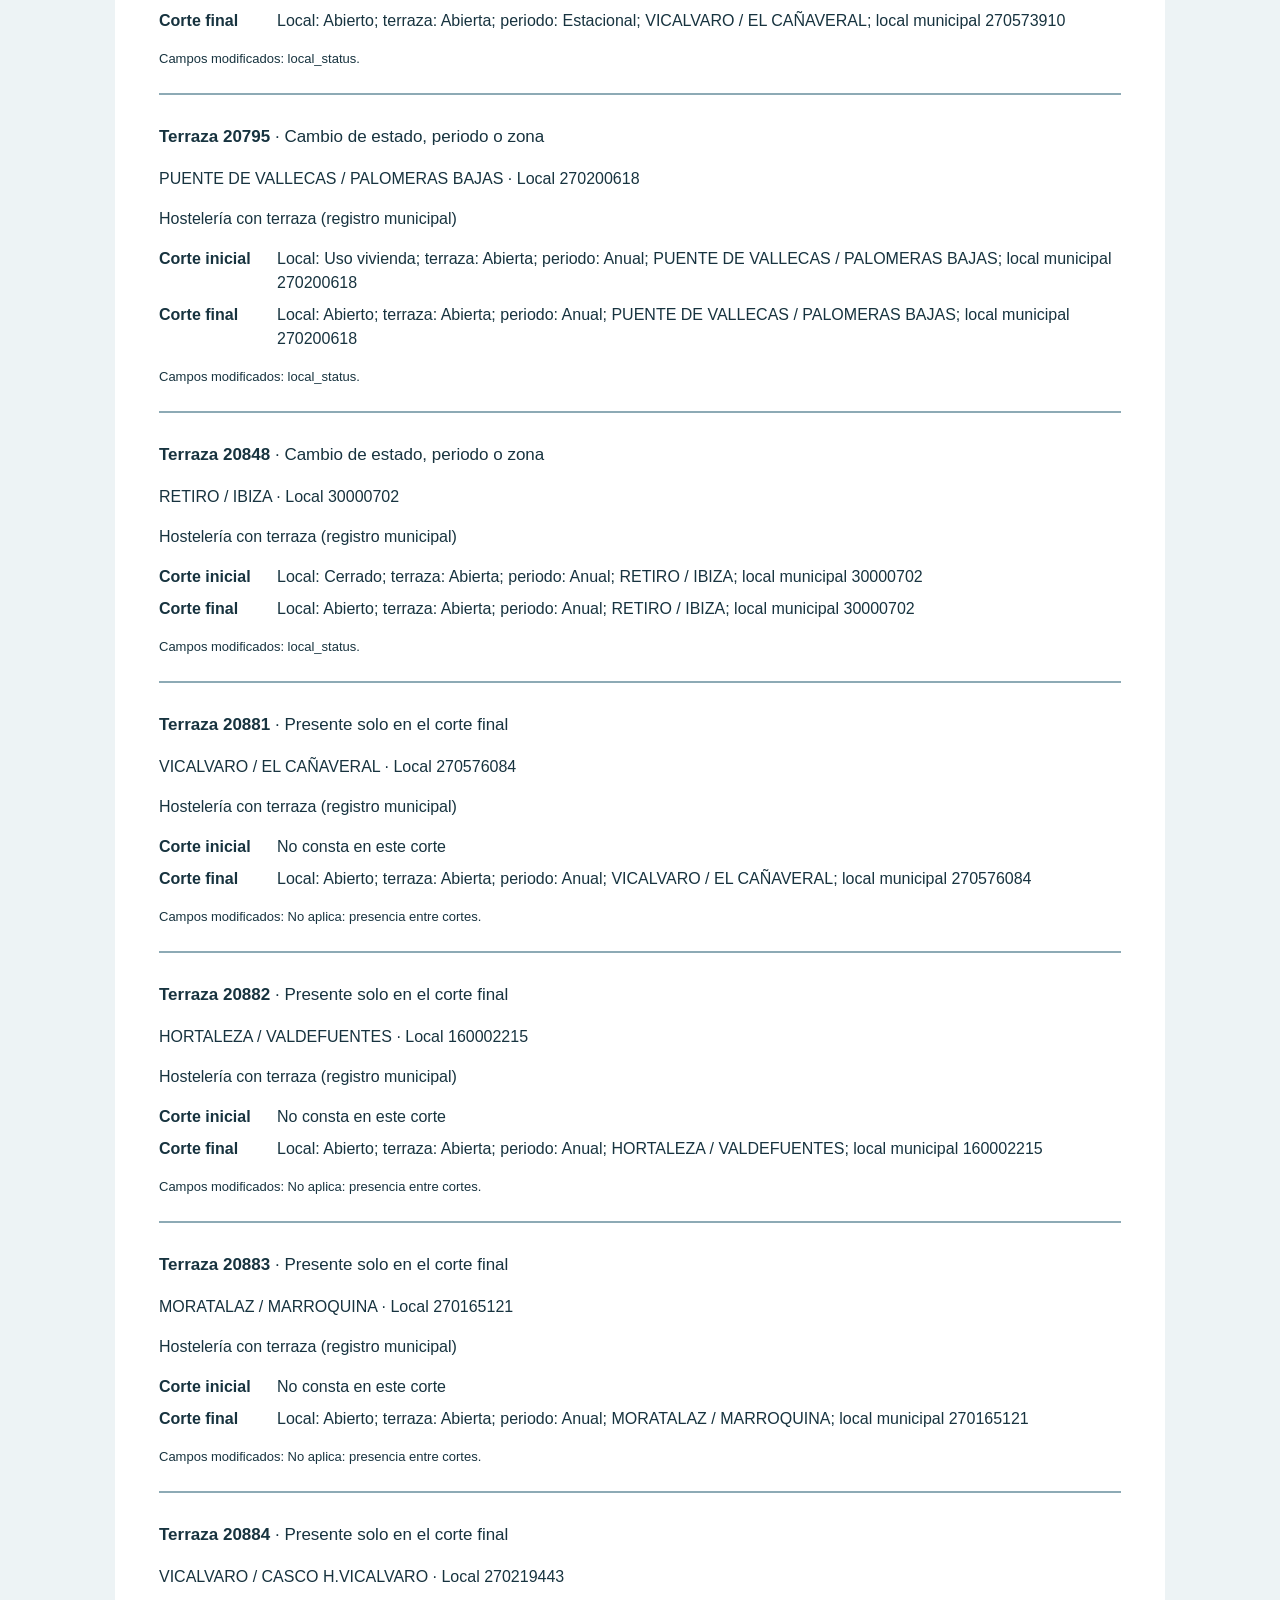
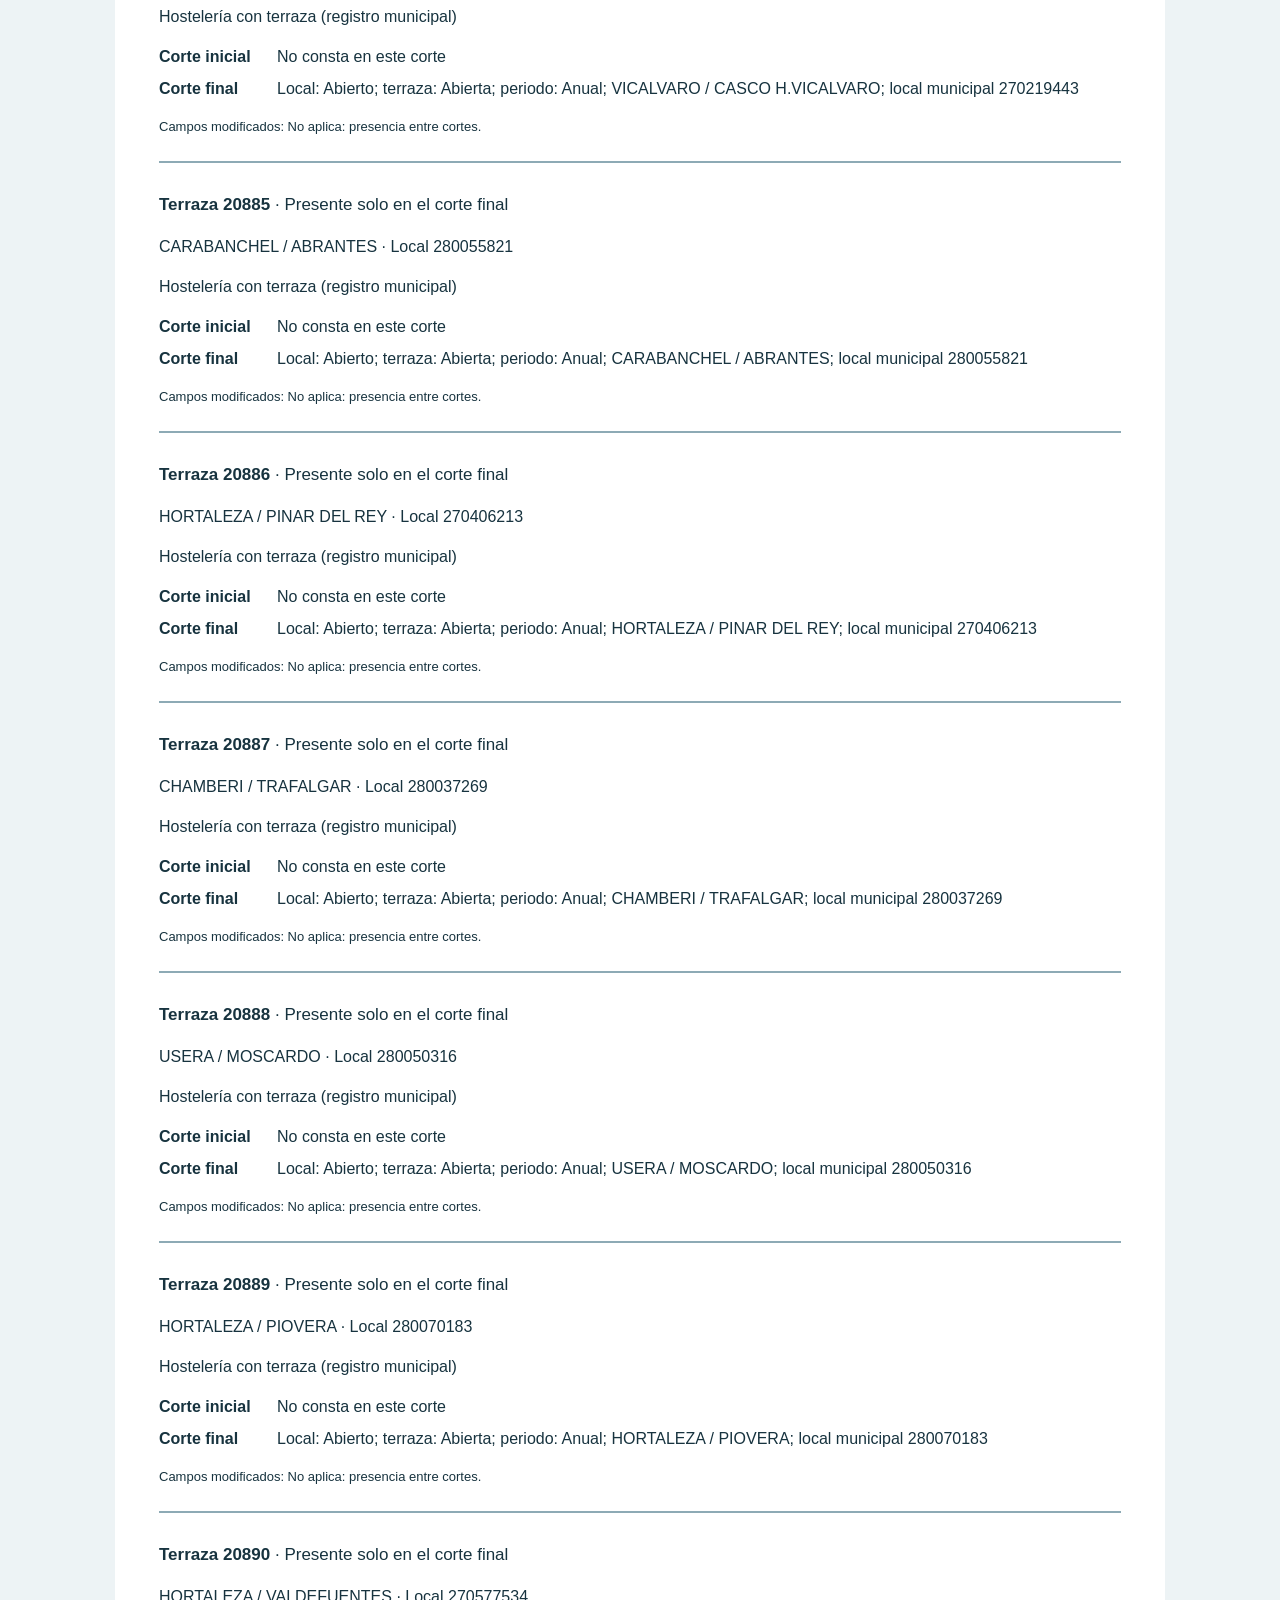
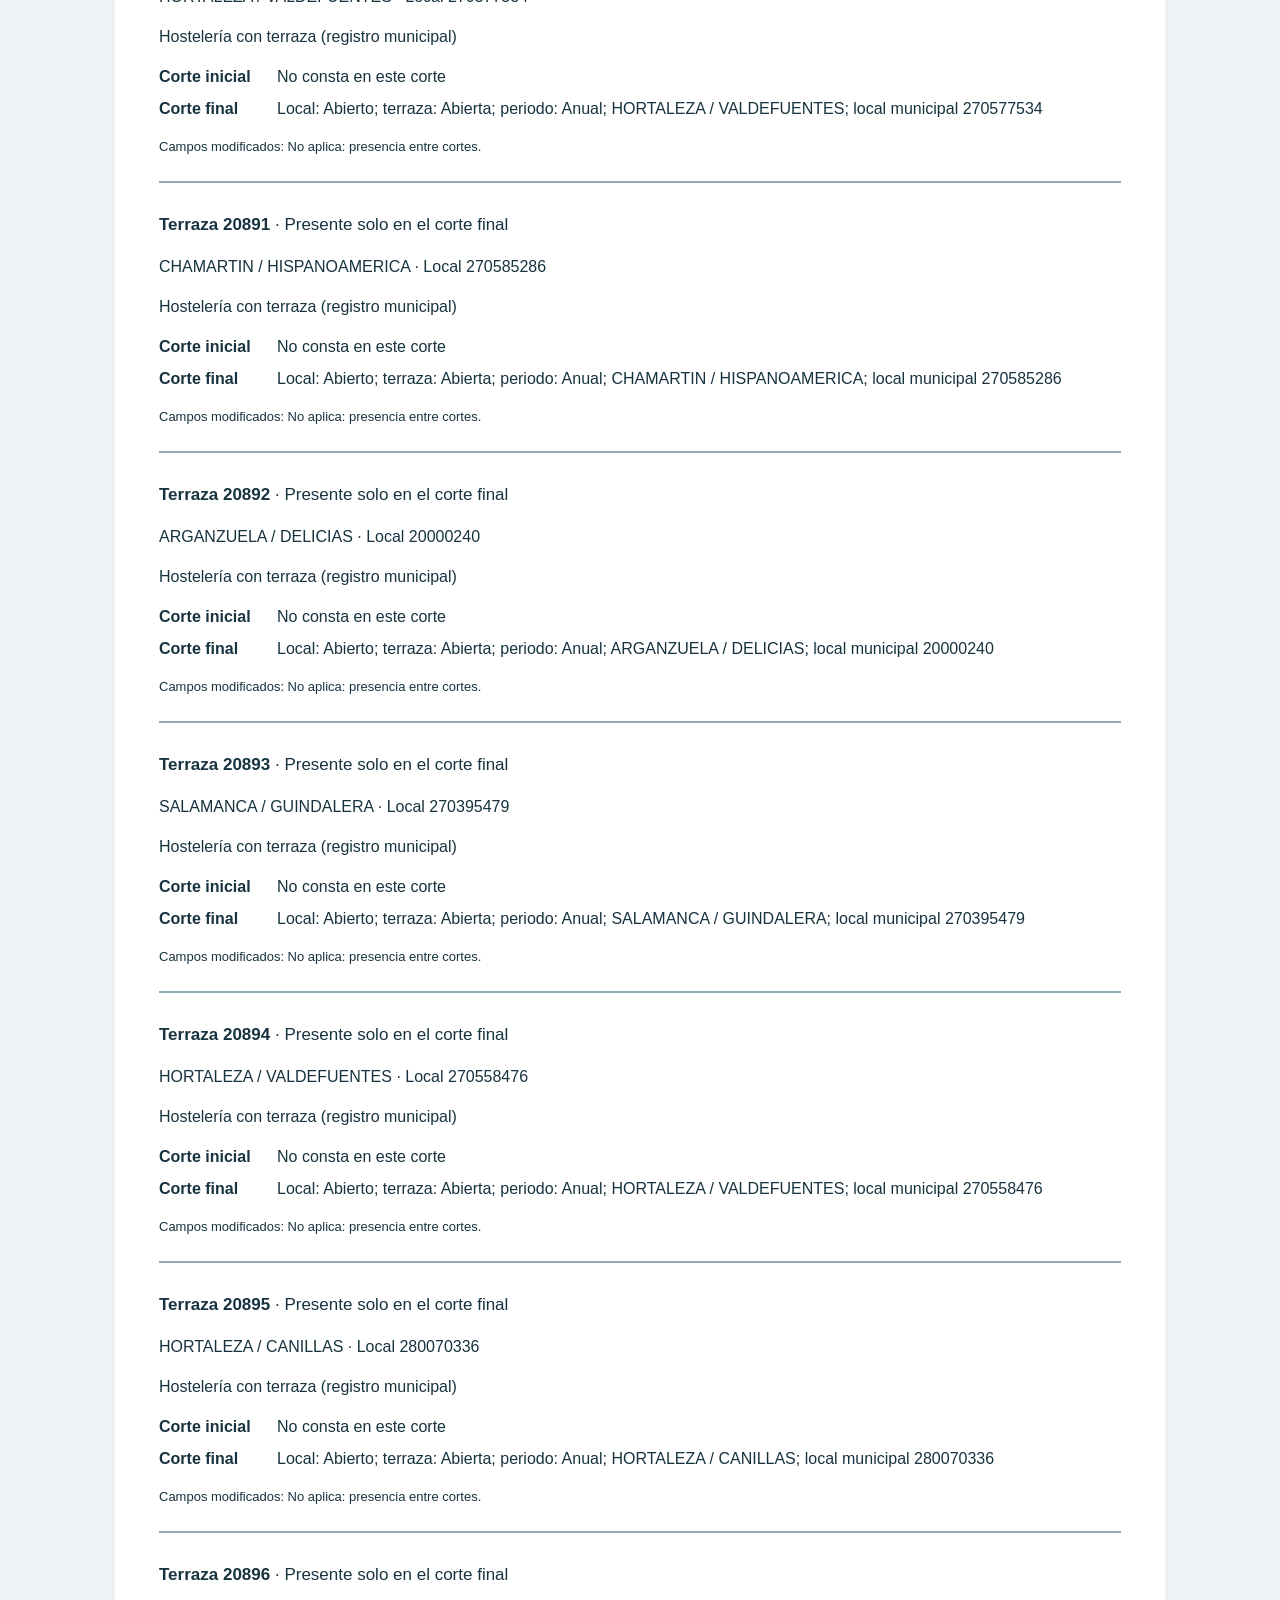
<file: muestra.html>
<!doctype html><html lang="es"><head><meta charset="utf-8"><meta http-equiv="Content-Security-Policy" content="default-src &#x27;none&#x27;; script-src &#x27;self&#x27;; style-src &#x27;self&#x27;; img-src &#x27;self&#x27; data:; font-src &#x27;self&#x27;; connect-src &#x27;self&#x27;; manifest-src &#x27;self&#x27;; object-src &#x27;none&#x27;; base-uri &#x27;none&#x27;; form-action &#x27;none&#x27;; frame-src &#x27;none&#x27;; worker-src &#x27;none&#x27;"><meta name="referrer" content="no-referrer"><meta name="robots" content="index,follow"><link rel="canonical" href="https://paniset.github.io/pulso-local-madrid/muestra"><meta property="og:type" content="website"><meta property="og:locale" content="es_ES"><meta name="twitter:card" content="summary_large_image"><meta property="og:title" content="Terrazas de Madrid: 60 cambios en el registro del 2026-09-30 al 2026-10-31 | Pulso Local"><meta name="twitter:title" content="Terrazas de Madrid: 60 cambios en el registro del 2026-09-30 al 2026-10-31 | Pulso Local"><meta property="og:description" content="Muestra imprimible de 60 cambios del registro municipal de terrazas de hostelería de Madrid entre dos cortes, por distrito, con fuentes, licencia y descarga CSV. Un cambio administrativo no prueba una apertura o un cierre."><meta name="twitter:description" content="Muestra imprimible de 60 cambios del registro municipal de terrazas de hostelería de Madrid entre dos cortes, por distrito, con fuentes, licencia y descarga CSV. Un cambio administrativo no prueba una apertura o un cierre."><meta property="og:url" content="https://paniset.github.io/pulso-local-madrid/muestra"><meta property="og:image" content="https://paniset.github.io/pulso-local-madrid/og.png"><meta property="og:image:width" content="1200"><meta property="og:image:height" content="630"><meta name="twitter:image" content="https://paniset.github.io/pulso-local-madrid/og.png"><meta name="viewport" content="width=device-width,initial-scale=1">
<title>Terrazas de Madrid: 60 cambios en el registro del 2026-09-30 al 2026-10-31 | Pulso Local</title><meta name="description" content="Muestra imprimible de 60 cambios del registro municipal de terrazas de hostelería de Madrid entre dos cortes, por distrito, con fuentes, licencia y descarga CSV. Un cambio administrativo no prueba una apertura o un cierre."><link rel="stylesheet" href="muestra.css"></head><body><main><header><p><a href="./">Pulso Local</a> / Madrid</p><h1>60 cambios en el registro de terrazas</h1>
<p class="lead">Cortes del 2026-09-30 al 2026-10-31</p><p>Muestra gratuita · Sin cobros · Datos administrativos reales</p></header>
<p class="notice">Diferencia administrativa; no apertura o cierre confirmado. Este informe no acredita aperturas, cierres, demanda comercial ni ingresos. No se declara revisión humana de los registros.</p>
<p class="screen"><a href="pulso-muestra.csv" download>Descargar los 60 cambios en CSV</a> · Para imprimir, usa la opción Imprimir del navegador.</p>
<h2>Resumen por distrito y tipo</h2><p>60 cambios: 20 cambio de estado, periodo o zona; 29 presente solo en el corte final; 11 ausente en el corte final. Las cifras describen esta muestra saneada, no todos los cambios del censo municipal. <a href="terrazas-madrid-por-distrito">Ver la tabla por distrito ordenada por número de cambios</a>.</p>
<div class="table-wrap"><table><caption>Recuento de los registros incluidos</caption><thead><tr><th scope="col">Distrito</th><th scope="col">Presente solo en el corte final</th><th scope="col">Ausente en el corte final</th><th scope="col">Cambio de estado, periodo o zona</th><th scope="col">Total</th></tr></thead><tbody><tr><th scope="row">ARGANZUELA</th><td>2</td><td>1</td><td>3</td><td>6</td></tr><tr><th scope="row">BARAJAS</th><td>0</td><td>1</td><td>0</td><td>1</td></tr><tr><th scope="row">CARABANCHEL</th><td>1</td><td>0</td><td>0</td><td>1</td></tr><tr><th scope="row">CENTRO</th><td>1</td><td>0</td><td>0</td><td>1</td></tr><tr><th scope="row">CHAMARTIN</th><td>1</td><td>1</td><td>0</td><td>2</td></tr><tr><th scope="row">CHAMBERI</th><td>1</td><td>2</td><td>4</td><td>7</td></tr><tr><th scope="row">CIUDAD LINEAL</th><td>1</td><td>0</td><td>0</td><td>1</td></tr><tr><th scope="row">FUENCARRAL-EL PARDO</th><td>0</td><td>5</td><td>0</td><td>5</td></tr><tr><th scope="row">HORTALEZA</th><td>9</td><td>0</td><td>1</td><td>10</td></tr><tr><th scope="row">LATINA</th><td>1</td><td>0</td><td>1</td><td>2</td></tr><tr><th scope="row">MONCLOA-ARAVACA</th><td>1</td><td>0</td><td>0</td><td>1</td></tr><tr><th scope="row">MORATALAZ</th><td>1</td><td>0</td><td>0</td><td>1</td></tr><tr><th scope="row">PUENTE DE VALLECAS</th><td>0</td><td>0</td><td>1</td><td>1</td></tr><tr><th scope="row">RETIRO</th><td>2</td><td>0</td><td>7</td><td>9</td></tr><tr><th scope="row">SALAMANCA</th><td>4</td><td>0</td><td>0</td><td>4</td></tr><tr><th scope="row">TETUAN</th><td>0</td><td>1</td><td>0</td><td>1</td></tr><tr><th scope="row">USERA</th><td>1</td><td>0</td><td>0</td><td>1</td></tr><tr><th scope="row">VICALVARO</th><td>2</td><td>0</td><td>1</td><td>3</td></tr><tr><th scope="row">VILLA DE VALLECAS</th><td>1</td><td>0</td><td>2</td><td>3</td></tr></tbody></table></div>
<h2>Cómo interpretar esta muestra</h2><p>Fechas verificadas en fx_carga de los CSV (30/09/2026 y 31/10/2026); no son fechas de cambios individuales.</p><p>Solo registros de terrazas de hostelería de Madrid. No cubre todos los locales. Entradas y salidas del registro no prueban aperturas o cierres reales. Cambios de estado incluyen periodo, local vinculado y barrio. No se comparan mesas, superficies ni permisos.</p><p>Primeros identificadores numéricos de terraza; sin priorización comercial ni muestreo estadístico.</p><p>Sin rótulos, nombres, contactos, direcciones exactas ni coordenadas. Solo identificadores administrativos y zonas.</p><p>Una entrada significa presencia solo en el corte final; una salida, ausencia en ese corte. Los cambios comparan los campos indicados en cada ficha. El estado «Abierto» es un valor administrativo de la fuente, no una comprobación sobre el terreno. Los identificadores permiten enlazar con la fuente pública: no se promete anonimización absoluta.</p><p><a href="como-leer-censo-terrazas-madrid">Guía: cómo leer el censo de terrazas de Madrid y qué significa cada cambio</a></p>
<h2>Procedencia y licencia</h2><p>Ayuntamiento de Madrid, Censo de locales y actividades, histórico de terrazas. Transformado por Web Factory IA.</p><p><a href="https://datos.madrid.es/dataset/209548-0-censo-locales-historico">Conjunto municipal de origen</a>. Licencia <a href="https://creativecommons.org/licenses/by/4.0/">CC BY 4.0</a>. Transformación de esta muestra: agrupación, formato HTML y CSV; sin añadir fuentes ni contactos.</p>
<p>Datos saneados generados el 2026-11-13T12:43:30.397519+00:00. Entrada local: data/radar.json.</p><p class="hash">SHA-256 del archivo saneado: fc9965dcba639db5a6638b5b19b002c15366667b88e7753df57e8570e813727a</p><ul><li><a href="https://datos.madrid.es/dataset/209548-0-censo-locales-historico/resource/209548-860-censo-locales-historico/download/209548_20261001_044627.csv">Terrazas. Septiembre 2026</a>
<p>Recurso: 209548-860-censo-locales-historico. Periodo: 2026-09. Tamaño: 5193282 bytes.</p>
<p class="hash">SHA-256: a46b1017e7bd3af30f785283e51ce267c4ed55f8b83124e7e5b9656e8b35066c</p></li><li><a href="https://datos.madrid.es/dataset/209548-0-censo-locales-historico/resource/209548-872-censo-locales-historico/download/209548-0-censo-locales-historico_19_20261101_061610.csv">Terrazas. Octubre 2026</a>
<p>Recurso: 209548-872-censo-locales-historico. Periodo: 2026-10. Tamaño: 5207449 bytes.</p>
<p class="hash">SHA-256: 739da3d27886af0c91e064741ca6bb63628aa2a51631b01357705a33bcd26409</p></li></ul>
<h2>Detalle de los 60 cambios</h2><article class="record" id="terraza-311">
<h3>Terraza 311 <span>· Presente solo en el corte final</span></h3>
<p>LATINA / LAS AGUILAS · Local 270531125</p>
<p>Hostelería con terraza (registro municipal)</p><dl><dt>Corte inicial</dt><dd>No consta en este corte</dd>
<dt>Corte final</dt><dd>Local: Abierto; terraza: Abierta; periodo: Anual; LATINA / LAS AGUILAS; local municipal 270531125</dd></dl>
<p class="small">Campos modificados: No aplica: presencia entre cortes.</p></article><article class="record" id="terraza-596">
<h3>Terraza 596 <span>· Ausente en el corte final</span></h3>
<p>ARGANZUELA / ACACIAS · Local 20001084</p>
<p>Hostelería con terraza (registro municipal)</p><dl><dt>Corte inicial</dt><dd>Local: Abierto; terraza: Abierta; periodo: Anual; ARGANZUELA / ACACIAS; local municipal 20001084</dd>
<dt>Corte final</dt><dd>No consta en este corte</dd></dl>
<p class="small">Campos modificados: No aplica: presencia entre cortes.</p></article><article class="record" id="terraza-672">
<h3>Terraza 672 <span>· Cambio de estado, periodo o zona</span></h3>
<p>RETIRO / LOS JERONIMOS · Local 270379122</p>
<p>Hostelería con terraza (registro municipal)</p><dl><dt>Corte inicial</dt><dd>Local: Abierto; terraza: Suspension temporal; periodo: Anual; RETIRO / LOS JERONIMOS; local municipal 270379122</dd>
<dt>Corte final</dt><dd>Local: Abierto; terraza: Abierta; periodo: Anual; RETIRO / LOS JERONIMOS; local municipal 270379122</dd></dl>
<p class="small">Campos modificados: terrace_status.</p></article><article class="record" id="terraza-1085">
<h3>Terraza 1085 <span>· Presente solo en el corte final</span></h3>
<p>SALAMANCA / GOYA · Local 40001884</p>
<p>Hostelería con terraza (registro municipal)</p><dl><dt>Corte inicial</dt><dd>No consta en este corte</dd>
<dt>Corte final</dt><dd>Local: Abierto; terraza: Abierta; periodo: Anual; SALAMANCA / GOYA; local municipal 40001884</dd></dl>
<p class="small">Campos modificados: No aplica: presencia entre cortes.</p></article><article class="record" id="terraza-1139">
<h3>Terraza 1139 <span>· Cambio de estado, periodo o zona</span></h3>
<p>ARGANZUELA / ACACIAS · Local 20000987</p>
<p>Hostelería con terraza (registro municipal)</p><dl><dt>Corte inicial</dt><dd>Local: Abierto; terraza: Abierta; periodo: Anual; ARGANZUELA / ACACIAS; local municipal 20000987</dd>
<dt>Corte final</dt><dd>Local: Abierto; terraza: Abierta; periodo: Estacional; ARGANZUELA / ACACIAS; local municipal 20000987</dd></dl>
<p class="small">Campos modificados: period.</p></article><article class="record" id="terraza-1973">
<h3>Terraza 1973 <span>· Ausente en el corte final</span></h3>
<p>FUENCARRAL-EL PARDO / EL PILAR · Local 270130046</p>
<p>Hostelería con terraza (registro municipal)</p><dl><dt>Corte inicial</dt><dd>Local: Abierto; terraza: Abierta; periodo: Anual; FUENCARRAL-EL PARDO / EL PILAR; local municipal 270130046</dd>
<dt>Corte final</dt><dd>No consta en este corte</dd></dl>
<p class="small">Campos modificados: No aplica: presencia entre cortes.</p></article><article class="record" id="terraza-1999">
<h3>Terraza 1999 <span>· Ausente en el corte final</span></h3>
<p>FUENCARRAL-EL PARDO / EL PILAR · Local 80001030</p>
<p>Hostelería con terraza (registro municipal)</p><dl><dt>Corte inicial</dt><dd>Local: Abierto; terraza: Abierta; periodo: Anual; FUENCARRAL-EL PARDO / EL PILAR; local municipal 80001030</dd>
<dt>Corte final</dt><dd>No consta en este corte</dd></dl>
<p class="small">Campos modificados: No aplica: presencia entre cortes.</p></article><article class="record" id="terraza-2652">
<h3>Terraza 2652 <span>· Ausente en el corte final</span></h3>
<p>FUENCARRAL-EL PARDO / EL PILAR · Local 280047229</p>
<p>Hostelería con terraza (registro municipal)</p><dl><dt>Corte inicial</dt><dd>Local: Cerrado; terraza: Abierta; periodo: Anual; FUENCARRAL-EL PARDO / EL PILAR; local municipal 280047229</dd>
<dt>Corte final</dt><dd>No consta en este corte</dd></dl>
<p class="small">Campos modificados: No aplica: presencia entre cortes.</p></article><article class="record" id="terraza-3517">
<h3>Terraza 3517 <span>· Cambio de estado, periodo o zona</span></h3>
<p>RETIRO / PACIFICO · Local 270059147</p>
<p>Hostelería con terraza (registro municipal)</p><dl><dt>Corte inicial</dt><dd>Local: Abierto; terraza: Abierta; periodo: Anual; RETIRO / PACIFICO; local municipal 270059147</dd>
<dt>Corte final</dt><dd>Local: Cerrado; terraza: Abierta; periodo: Anual; RETIRO / PACIFICO; local municipal 270059147</dd></dl>
<p class="small">Campos modificados: local_status.</p></article><article class="record" id="terraza-3551">
<h3>Terraza 3551 <span>· Cambio de estado, periodo o zona</span></h3>
<p>RETIRO / PACIFICO · Local 270407781</p>
<p>Hostelería con terraza (registro municipal)</p><dl><dt>Corte inicial</dt><dd>Local: Abierto; terraza: Abierta; periodo: Anual; RETIRO / PACIFICO; local municipal 270407781</dd>
<dt>Corte final</dt><dd>Local: Abierto; terraza: Suspension temporal; periodo: Anual; RETIRO / PACIFICO; local municipal 270407781</dd></dl>
<p class="small">Campos modificados: terrace_status.</p></article><article class="record" id="terraza-4162">
<h3>Terraza 4162 <span>· Cambio de estado, periodo o zona</span></h3>
<p>CHAMBERI / RIOS ROSAS · Local 270413150</p>
<p>Hostelería con terraza (registro municipal)</p><dl><dt>Corte inicial</dt><dd>Local: Abierto; terraza: Abierta; periodo: Anual; CHAMBERI / RIOS ROSAS; local municipal 270413150</dd>
<dt>Corte final</dt><dd>Local: Abierto; terraza: Suspension temporal; periodo: Anual; CHAMBERI / RIOS ROSAS; local municipal 270413150</dd></dl>
<p class="small">Campos modificados: terrace_status.</p></article><article class="record" id="terraza-4164">
<h3>Terraza 4164 <span>· Ausente en el corte final</span></h3>
<p>CHAMBERI / VALLEHERMOSO · Local 270416130</p>
<p>Hostelería con terraza (registro municipal)</p><dl><dt>Corte inicial</dt><dd>Local: Abierto; terraza: Abierta; periodo: Anual; CHAMBERI / VALLEHERMOSO; local municipal 270416130</dd>
<dt>Corte final</dt><dd>No consta en este corte</dd></dl>
<p class="small">Campos modificados: No aplica: presencia entre cortes.</p></article><article class="record" id="terraza-4270">
<h3>Terraza 4270 <span>· Cambio de estado, periodo o zona</span></h3>
<p>CHAMBERI / TRAFALGAR · Local 270552623</p>
<p>Hostelería con terraza (registro municipal)</p><dl><dt>Corte inicial</dt><dd>Local: Baja; terraza: Abierta; periodo: Anual; CHAMBERI / TRAFALGAR; local municipal 270552623</dd>
<dt>Corte final</dt><dd>Local: Abierto; terraza: Abierta; periodo: Anual; CHAMBERI / TRAFALGAR; local municipal 270552623</dd></dl>
<p class="small">Campos modificados: local_status.</p></article><article class="record" id="terraza-4280">
<h3>Terraza 4280 <span>· Cambio de estado, periodo o zona</span></h3>
<p>CHAMBERI / RIOS ROSAS · Local 280038232</p>
<p>Hostelería con terraza (registro municipal)</p><dl><dt>Corte inicial</dt><dd>Local: Abierto; terraza: Abierta; periodo: Anual; CHAMBERI / RIOS ROSAS; local municipal 280038232</dd>
<dt>Corte final</dt><dd>Local: Abierto; terraza: Suspension temporal; periodo: Anual; CHAMBERI / RIOS ROSAS; local municipal 280038232</dd></dl>
<p class="small">Campos modificados: terrace_status.</p></article><article class="record" id="terraza-4718">
<h3>Terraza 4718 <span>· Cambio de estado, periodo o zona</span></h3>
<p>LATINA / CAMPAMENTO · Local 270379088</p>
<p>Hostelería con terraza (registro municipal)</p><dl><dt>Corte inicial</dt><dd>Local: Abierto; terraza: Abierta; periodo: Estacional; LATINA / CAMPAMENTO; local municipal 270379088</dd>
<dt>Corte final</dt><dd>Local: Abierto; terraza: Abierta; periodo: Anual; LATINA / CAMPAMENTO; local municipal 270379088</dd></dl>
<p class="small">Campos modificados: period.</p></article><article class="record" id="terraza-4944">
<h3>Terraza 4944 <span>· Ausente en el corte final</span></h3>
<p>TETUAN / ALMENARA · Local 280031279</p>
<p>Hostelería con terraza (registro municipal)</p><dl><dt>Corte inicial</dt><dd>Local: Abierto; terraza: Suspension temporal; periodo: Estacional; TETUAN / ALMENARA; local municipal 280031279</dd>
<dt>Corte final</dt><dd>No consta en este corte</dd></dl>
<p class="small">Campos modificados: No aplica: presencia entre cortes.</p></article><article class="record" id="terraza-5104">
<h3>Terraza 5104 <span>· Presente solo en el corte final</span></h3>
<p>MONCLOA-ARAVACA / ARGUELLES · Local 270135331</p>
<p>Hostelería con terraza (registro municipal)</p><dl><dt>Corte inicial</dt><dd>No consta en este corte</dd>
<dt>Corte final</dt><dd>Local: Abierto; terraza: Abierta; periodo: Anual; MONCLOA-ARAVACA / ARGUELLES; local municipal 270135331</dd></dl>
<p class="small">Campos modificados: No aplica: presencia entre cortes.</p></article><article class="record" id="terraza-5940">
<h3>Terraza 5940 <span>· Ausente en el corte final</span></h3>
<p>BARAJAS / TIMON · Local 210000578</p>
<p>Hostelería con terraza (registro municipal)</p><dl><dt>Corte inicial</dt><dd>Local: Abierto; terraza: Abierta; periodo: Anual; BARAJAS / TIMON; local municipal 210000578</dd>
<dt>Corte final</dt><dd>No consta en este corte</dd></dl>
<p class="small">Campos modificados: No aplica: presencia entre cortes.</p></article><article class="record" id="terraza-17668">
<h3>Terraza 17668 <span>· Ausente en el corte final</span></h3>
<p>CHAMBERI / ARAPILES · Local 270539255</p>
<p>Hostelería con terraza (registro municipal)</p><dl><dt>Corte inicial</dt><dd>Local: Abierto; terraza: Abierta; periodo: Anual; CHAMBERI / ARAPILES; local municipal 270539255</dd>
<dt>Corte final</dt><dd>No consta en este corte</dd></dl>
<p class="small">Campos modificados: No aplica: presencia entre cortes.</p></article><article class="record" id="terraza-18276">
<h3>Terraza 18276 <span>· Cambio de estado, periodo o zona</span></h3>
<p>RETIRO / PACIFICO · Local 280019753</p>
<p>Hostelería con terraza (registro municipal)</p><dl><dt>Corte inicial</dt><dd>Local: Cerrado; terraza: Abierta; periodo: Anual; RETIRO / PACIFICO; local municipal 280019753</dd>
<dt>Corte final</dt><dd>Local: Abierto; terraza: Abierta; periodo: Anual; RETIRO / PACIFICO; local municipal 280019753</dd></dl>
<p class="small">Campos modificados: local_status.</p></article><article class="record" id="terraza-18388">
<h3>Terraza 18388 <span>· Presente solo en el corte final</span></h3>
<p>SALAMANCA / GOYA · Local 270071241</p>
<p>Hostelería con terraza (registro municipal)</p><dl><dt>Corte inicial</dt><dd>No consta en este corte</dd>
<dt>Corte final</dt><dd>Local: Abierto; terraza: Abierta; periodo: Anual; SALAMANCA / GOYA; local municipal 270071241</dd></dl>
<p class="small">Campos modificados: No aplica: presencia entre cortes.</p></article><article class="record" id="terraza-18455">
<h3>Terraza 18455 <span>· Cambio de estado, periodo o zona</span></h3>
<p>VILLA DE VALLECAS / SANTA EUGENIA · Local 270348350</p>
<p>Hostelería con terraza (registro municipal)</p><dl><dt>Corte inicial</dt><dd>Local: Abierto; terraza: Abierta; periodo: Anual; VILLA DE VALLECAS / SANTA EUGENIA; local municipal 270348350</dd>
<dt>Corte final</dt><dd>Local: Cerrado; terraza: Abierta; periodo: Anual; VILLA DE VALLECAS / SANTA EUGENIA; local municipal 270348350</dd></dl>
<p class="small">Campos modificados: local_status.</p></article><article class="record" id="terraza-18672">
<h3>Terraza 18672 <span>· Cambio de estado, periodo o zona</span></h3>
<p>RETIRO / PACIFICO · Local 270243087</p>
<p>Hostelería con terraza (registro municipal)</p><dl><dt>Corte inicial</dt><dd>Local: Abierto; terraza: Abierta; periodo: Anual; RETIRO / PACIFICO; local municipal 270243087</dd>
<dt>Corte final</dt><dd>Local: Abierto; terraza: Suspension temporal; periodo: Anual; RETIRO / PACIFICO; local municipal 270243087</dd></dl>
<p class="small">Campos modificados: terrace_status.</p></article><article class="record" id="terraza-18946">
<h3>Terraza 18946 <span>· Ausente en el corte final</span></h3>
<p>FUENCARRAL-EL PARDO / PEÑA GRANDE · Local 280047223</p>
<p>Hostelería con terraza (registro municipal)</p><dl><dt>Corte inicial</dt><dd>Local: Abierto; terraza: Abierta; periodo: Anual; FUENCARRAL-EL PARDO / PEÑA GRANDE; local municipal 280047223</dd>
<dt>Corte final</dt><dd>No consta en este corte</dd></dl>
<p class="small">Campos modificados: No aplica: presencia entre cortes.</p></article><article class="record" id="terraza-19598">
<h3>Terraza 19598 <span>· Cambio de estado, periodo o zona</span></h3>
<p>RETIRO / PACIFICO · Local 270059617</p>
<p>Hostelería con terraza (registro municipal)</p><dl><dt>Corte inicial</dt><dd>Local: Abierto; terraza: Abierta; periodo: Anual; RETIRO / PACIFICO; local municipal 270059617</dd>
<dt>Corte final</dt><dd>Local: Abierto; terraza: Suspension temporal; periodo: Anual; RETIRO / PACIFICO; local municipal 270059617</dd></dl>
<p class="small">Campos modificados: terrace_status.</p></article><article class="record" id="terraza-19620">
<h3>Terraza 19620 <span>· Cambio de estado, periodo o zona</span></h3>
<p>ARGANZUELA / ATOCHA · Local 270304299</p>
<p>Hostelería con terraza (registro municipal)</p><dl><dt>Corte inicial</dt><dd>Local: Cerrado; terraza: Abierta; periodo: Anual; ARGANZUELA / ATOCHA; local municipal 270304299</dd>
<dt>Corte final</dt><dd>Local: Abierto; terraza: Abierta; periodo: Anual; ARGANZUELA / ATOCHA; local municipal 270304299</dd></dl>
<p class="small">Campos modificados: local_status.</p></article><article class="record" id="terraza-19862">
<h3>Terraza 19862 <span>· Cambio de estado, periodo o zona</span></h3>
<p>CHAMBERI / RIOS ROSAS · Local 70001184</p>
<p>Hostelería con terraza (registro municipal)</p><dl><dt>Corte inicial</dt><dd>Local: Abierto; terraza: Abierta; periodo: Anual; CHAMBERI / RIOS ROSAS; local municipal 70001184</dd>
<dt>Corte final</dt><dd>Local: Abierto; terraza: Suspension temporal; periodo: Anual; CHAMBERI / RIOS ROSAS; local municipal 70001184</dd></dl>
<p class="small">Campos modificados: terrace_status.</p></article><article class="record" id="terraza-19920">
<h3>Terraza 19920 <span>· Cambio de estado, periodo o zona</span></h3>
<p>ARGANZUELA / ATOCHA · Local 270304299</p>
<p>Hostelería con terraza (registro municipal)</p><dl><dt>Corte inicial</dt><dd>Local: Cerrado; terraza: Abierta; periodo: Anual; ARGANZUELA / ATOCHA; local municipal 270304299</dd>
<dt>Corte final</dt><dd>Local: Abierto; terraza: Abierta; periodo: Anual; ARGANZUELA / ATOCHA; local municipal 270304299</dd></dl>
<p class="small">Campos modificados: local_status.</p></article><article class="record" id="terraza-19986">
<h3>Terraza 19986 <span>· Cambio de estado, periodo o zona</span></h3>
<p>VILLA DE VALLECAS / SANTA EUGENIA · Local 270348350</p>
<p>Hostelería con terraza (registro municipal)</p><dl><dt>Corte inicial</dt><dd>Local: Abierto; terraza: Abierta; periodo: Anual; VILLA DE VALLECAS / SANTA EUGENIA; local municipal 270348350</dd>
<dt>Corte final</dt><dd>Local: Cerrado; terraza: Abierta; periodo: Anual; VILLA DE VALLECAS / SANTA EUGENIA; local municipal 270348350</dd></dl>
<p class="small">Campos modificados: local_status.</p></article><article class="record" id="terraza-20160">
<h3>Terraza 20160 <span>· Cambio de estado, periodo o zona</span></h3>
<p>HORTALEZA / VALDEFUENTES · Local 270570451</p>
<p>Hostelería con terraza (registro municipal)</p><dl><dt>Corte inicial</dt><dd>Local: Abierto; terraza: Abierta; periodo: Anual; HORTALEZA / VALDEFUENTES; local municipal 270570451</dd>
<dt>Corte final</dt><dd>Local: Abierto; terraza: Abierta; periodo: Estacional; HORTALEZA / VALDEFUENTES; local municipal 270570451</dd></dl>
<p class="small">Campos modificados: period.</p></article><article class="record" id="terraza-20471">
<h3>Terraza 20471 <span>· Ausente en el corte final</span></h3>
<p>CHAMARTIN / EL VISO · Local 280021092</p>
<p>Hostelería con terraza (registro municipal)</p><dl><dt>Corte inicial</dt><dd>Local: Abierto; terraza: Abierta; periodo: Anual; CHAMARTIN / EL VISO; local municipal 280021092</dd>
<dt>Corte final</dt><dd>No consta en este corte</dd></dl>
<p class="small">Campos modificados: No aplica: presencia entre cortes.</p></article><article class="record" id="terraza-20492">
<h3>Terraza 20492 <span>· Ausente en el corte final</span></h3>
<p>FUENCARRAL-EL PARDO / EL PILAR · Local 270480052</p>
<p>Hostelería con terraza (registro municipal)</p><dl><dt>Corte inicial</dt><dd>Local: Abierto; terraza: Abierta; periodo: Anual; FUENCARRAL-EL PARDO / EL PILAR; local municipal 270480052</dd>
<dt>Corte final</dt><dd>No consta en este corte</dd></dl>
<p class="small">Campos modificados: No aplica: presencia entre cortes.</p></article><article class="record" id="terraza-20710">
<h3>Terraza 20710 <span>· Cambio de estado, periodo o zona</span></h3>
<p>VICALVARO / EL CAÑAVERAL · Local 270573910</p>
<p>Hostelería con terraza (registro municipal)</p><dl><dt>Corte inicial</dt><dd>Local: Cerrado; terraza: Abierta; periodo: Estacional; VICALVARO / EL CAÑAVERAL; local municipal 270573910</dd>
<dt>Corte final</dt><dd>Local: Abierto; terraza: Abierta; periodo: Estacional; VICALVARO / EL CAÑAVERAL; local municipal 270573910</dd></dl>
<p class="small">Campos modificados: local_status.</p></article><article class="record" id="terraza-20795">
<h3>Terraza 20795 <span>· Cambio de estado, periodo o zona</span></h3>
<p>PUENTE DE VALLECAS / PALOMERAS BAJAS · Local 270200618</p>
<p>Hostelería con terraza (registro municipal)</p><dl><dt>Corte inicial</dt><dd>Local: Uso vivienda; terraza: Abierta; periodo: Anual; PUENTE DE VALLECAS / PALOMERAS BAJAS; local municipal 270200618</dd>
<dt>Corte final</dt><dd>Local: Abierto; terraza: Abierta; periodo: Anual; PUENTE DE VALLECAS / PALOMERAS BAJAS; local municipal 270200618</dd></dl>
<p class="small">Campos modificados: local_status.</p></article><article class="record" id="terraza-20848">
<h3>Terraza 20848 <span>· Cambio de estado, periodo o zona</span></h3>
<p>RETIRO / IBIZA · Local 30000702</p>
<p>Hostelería con terraza (registro municipal)</p><dl><dt>Corte inicial</dt><dd>Local: Cerrado; terraza: Abierta; periodo: Anual; RETIRO / IBIZA; local municipal 30000702</dd>
<dt>Corte final</dt><dd>Local: Abierto; terraza: Abierta; periodo: Anual; RETIRO / IBIZA; local municipal 30000702</dd></dl>
<p class="small">Campos modificados: local_status.</p></article><article class="record" id="terraza-20881">
<h3>Terraza 20881 <span>· Presente solo en el corte final</span></h3>
<p>VICALVARO / EL CAÑAVERAL · Local 270576084</p>
<p>Hostelería con terraza (registro municipal)</p><dl><dt>Corte inicial</dt><dd>No consta en este corte</dd>
<dt>Corte final</dt><dd>Local: Abierto; terraza: Abierta; periodo: Anual; VICALVARO / EL CAÑAVERAL; local municipal 270576084</dd></dl>
<p class="small">Campos modificados: No aplica: presencia entre cortes.</p></article><article class="record" id="terraza-20882">
<h3>Terraza 20882 <span>· Presente solo en el corte final</span></h3>
<p>HORTALEZA / VALDEFUENTES · Local 160002215</p>
<p>Hostelería con terraza (registro municipal)</p><dl><dt>Corte inicial</dt><dd>No consta en este corte</dd>
<dt>Corte final</dt><dd>Local: Abierto; terraza: Abierta; periodo: Anual; HORTALEZA / VALDEFUENTES; local municipal 160002215</dd></dl>
<p class="small">Campos modificados: No aplica: presencia entre cortes.</p></article><article class="record" id="terraza-20883">
<h3>Terraza 20883 <span>· Presente solo en el corte final</span></h3>
<p>MORATALAZ / MARROQUINA · Local 270165121</p>
<p>Hostelería con terraza (registro municipal)</p><dl><dt>Corte inicial</dt><dd>No consta en este corte</dd>
<dt>Corte final</dt><dd>Local: Abierto; terraza: Abierta; periodo: Anual; MORATALAZ / MARROQUINA; local municipal 270165121</dd></dl>
<p class="small">Campos modificados: No aplica: presencia entre cortes.</p></article><article class="record" id="terraza-20884">
<h3>Terraza 20884 <span>· Presente solo en el corte final</span></h3>
<p>VICALVARO / CASCO H.VICALVARO · Local 270219443</p>
<p>Hostelería con terraza (registro municipal)</p><dl><dt>Corte inicial</dt><dd>No consta en este corte</dd>
<dt>Corte final</dt><dd>Local: Abierto; terraza: Abierta; periodo: Anual; VICALVARO / CASCO H.VICALVARO; local municipal 270219443</dd></dl>
<p class="small">Campos modificados: No aplica: presencia entre cortes.</p></article><article class="record" id="terraza-20885">
<h3>Terraza 20885 <span>· Presente solo en el corte final</span></h3>
<p>CARABANCHEL / ABRANTES · Local 280055821</p>
<p>Hostelería con terraza (registro municipal)</p><dl><dt>Corte inicial</dt><dd>No consta en este corte</dd>
<dt>Corte final</dt><dd>Local: Abierto; terraza: Abierta; periodo: Anual; CARABANCHEL / ABRANTES; local municipal 280055821</dd></dl>
<p class="small">Campos modificados: No aplica: presencia entre cortes.</p></article><article class="record" id="terraza-20886">
<h3>Terraza 20886 <span>· Presente solo en el corte final</span></h3>
<p>HORTALEZA / PINAR DEL REY · Local 270406213</p>
<p>Hostelería con terraza (registro municipal)</p><dl><dt>Corte inicial</dt><dd>No consta en este corte</dd>
<dt>Corte final</dt><dd>Local: Abierto; terraza: Abierta; periodo: Anual; HORTALEZA / PINAR DEL REY; local municipal 270406213</dd></dl>
<p class="small">Campos modificados: No aplica: presencia entre cortes.</p></article><article class="record" id="terraza-20887">
<h3>Terraza 20887 <span>· Presente solo en el corte final</span></h3>
<p>CHAMBERI / TRAFALGAR · Local 280037269</p>
<p>Hostelería con terraza (registro municipal)</p><dl><dt>Corte inicial</dt><dd>No consta en este corte</dd>
<dt>Corte final</dt><dd>Local: Abierto; terraza: Abierta; periodo: Anual; CHAMBERI / TRAFALGAR; local municipal 280037269</dd></dl>
<p class="small">Campos modificados: No aplica: presencia entre cortes.</p></article><article class="record" id="terraza-20888">
<h3>Terraza 20888 <span>· Presente solo en el corte final</span></h3>
<p>USERA / MOSCARDO · Local 280050316</p>
<p>Hostelería con terraza (registro municipal)</p><dl><dt>Corte inicial</dt><dd>No consta en este corte</dd>
<dt>Corte final</dt><dd>Local: Abierto; terraza: Abierta; periodo: Anual; USERA / MOSCARDO; local municipal 280050316</dd></dl>
<p class="small">Campos modificados: No aplica: presencia entre cortes.</p></article><article class="record" id="terraza-20889">
<h3>Terraza 20889 <span>· Presente solo en el corte final</span></h3>
<p>HORTALEZA / PIOVERA · Local 280070183</p>
<p>Hostelería con terraza (registro municipal)</p><dl><dt>Corte inicial</dt><dd>No consta en este corte</dd>
<dt>Corte final</dt><dd>Local: Abierto; terraza: Abierta; periodo: Anual; HORTALEZA / PIOVERA; local municipal 280070183</dd></dl>
<p class="small">Campos modificados: No aplica: presencia entre cortes.</p></article><article class="record" id="terraza-20890">
<h3>Terraza 20890 <span>· Presente solo en el corte final</span></h3>
<p>HORTALEZA / VALDEFUENTES · Local 270577534</p>
<p>Hostelería con terraza (registro municipal)</p><dl><dt>Corte inicial</dt><dd>No consta en este corte</dd>
<dt>Corte final</dt><dd>Local: Abierto; terraza: Abierta; periodo: Anual; HORTALEZA / VALDEFUENTES; local municipal 270577534</dd></dl>
<p class="small">Campos modificados: No aplica: presencia entre cortes.</p></article><article class="record" id="terraza-20891">
<h3>Terraza 20891 <span>· Presente solo en el corte final</span></h3>
<p>CHAMARTIN / HISPANOAMERICA · Local 270585286</p>
<p>Hostelería con terraza (registro municipal)</p><dl><dt>Corte inicial</dt><dd>No consta en este corte</dd>
<dt>Corte final</dt><dd>Local: Abierto; terraza: Abierta; periodo: Anual; CHAMARTIN / HISPANOAMERICA; local municipal 270585286</dd></dl>
<p class="small">Campos modificados: No aplica: presencia entre cortes.</p></article><article class="record" id="terraza-20892">
<h3>Terraza 20892 <span>· Presente solo en el corte final</span></h3>
<p>ARGANZUELA / DELICIAS · Local 20000240</p>
<p>Hostelería con terraza (registro municipal)</p><dl><dt>Corte inicial</dt><dd>No consta en este corte</dd>
<dt>Corte final</dt><dd>Local: Abierto; terraza: Abierta; periodo: Anual; ARGANZUELA / DELICIAS; local municipal 20000240</dd></dl>
<p class="small">Campos modificados: No aplica: presencia entre cortes.</p></article><article class="record" id="terraza-20893">
<h3>Terraza 20893 <span>· Presente solo en el corte final</span></h3>
<p>SALAMANCA / GUINDALERA · Local 270395479</p>
<p>Hostelería con terraza (registro municipal)</p><dl><dt>Corte inicial</dt><dd>No consta en este corte</dd>
<dt>Corte final</dt><dd>Local: Abierto; terraza: Abierta; periodo: Anual; SALAMANCA / GUINDALERA; local municipal 270395479</dd></dl>
<p class="small">Campos modificados: No aplica: presencia entre cortes.</p></article><article class="record" id="terraza-20894">
<h3>Terraza 20894 <span>· Presente solo en el corte final</span></h3>
<p>HORTALEZA / VALDEFUENTES · Local 270558476</p>
<p>Hostelería con terraza (registro municipal)</p><dl><dt>Corte inicial</dt><dd>No consta en este corte</dd>
<dt>Corte final</dt><dd>Local: Abierto; terraza: Abierta; periodo: Anual; HORTALEZA / VALDEFUENTES; local municipal 270558476</dd></dl>
<p class="small">Campos modificados: No aplica: presencia entre cortes.</p></article><article class="record" id="terraza-20895">
<h3>Terraza 20895 <span>· Presente solo en el corte final</span></h3>
<p>HORTALEZA / CANILLAS · Local 280070336</p>
<p>Hostelería con terraza (registro municipal)</p><dl><dt>Corte inicial</dt><dd>No consta en este corte</dd>
<dt>Corte final</dt><dd>Local: Abierto; terraza: Abierta; periodo: Anual; HORTALEZA / CANILLAS; local municipal 280070336</dd></dl>
<p class="small">Campos modificados: No aplica: presencia entre cortes.</p></article><article class="record" id="terraza-20896">
<h3>Terraza 20896 <span>· Presente solo en el corte final</span></h3>
<p>HORTALEZA / VALDEFUENTES · Local 270577171</p>
<p>Hostelería con terraza (registro municipal)</p><dl><dt>Corte inicial</dt><dd>No consta en este corte</dd>
<dt>Corte final</dt><dd>Local: Abierto; terraza: Abierta; periodo: Anual; HORTALEZA / VALDEFUENTES; local municipal 270577171</dd></dl>
<p class="small">Campos modificados: No aplica: presencia entre cortes.</p></article><article class="record" id="terraza-20897">
<h3>Terraza 20897 <span>· Presente solo en el corte final</span></h3>
<p>CENTRO / PALACIO · Local 270191226</p>
<p>Hostelería con terraza (registro municipal)</p><dl><dt>Corte inicial</dt><dd>No consta en este corte</dd>
<dt>Corte final</dt><dd>Local: Abierto; terraza: Abierta; periodo: Anual; CENTRO / PALACIO; local municipal 270191226</dd></dl>
<p class="small">Campos modificados: No aplica: presencia entre cortes.</p></article><article class="record" id="terraza-20898">
<h3>Terraza 20898 <span>· Presente solo en el corte final</span></h3>
<p>RETIRO / LOS JERONIMOS · Local 270064609</p>
<p>Hostelería con terraza (registro municipal)</p><dl><dt>Corte inicial</dt><dd>No consta en este corte</dd>
<dt>Corte final</dt><dd>Local: Abierto; terraza: Abierta; periodo: Anual; RETIRO / LOS JERONIMOS; local municipal 270064609</dd></dl>
<p class="small">Campos modificados: No aplica: presencia entre cortes.</p></article><article class="record" id="terraza-20899">
<h3>Terraza 20899 <span>· Presente solo en el corte final</span></h3>
<p>CIUDAD LINEAL / COLINA · Local 270571551</p>
<p>Hostelería con terraza (registro municipal)</p><dl><dt>Corte inicial</dt><dd>No consta en este corte</dd>
<dt>Corte final</dt><dd>Local: Abierto; terraza: Abierta; periodo: Anual; CIUDAD LINEAL / COLINA; local municipal 270571551</dd></dl>
<p class="small">Campos modificados: No aplica: presencia entre cortes.</p></article><article class="record" id="terraza-20900">
<h3>Terraza 20900 <span>· Presente solo en el corte final</span></h3>
<p>HORTALEZA / PIOVERA · Local 160000719</p>
<p>Hostelería con terraza (registro municipal)</p><dl><dt>Corte inicial</dt><dd>No consta en este corte</dd>
<dt>Corte final</dt><dd>Local: Abierto; terraza: Abierta; periodo: Anual; HORTALEZA / PIOVERA; local municipal 160000719</dd></dl>
<p class="small">Campos modificados: No aplica: presencia entre cortes.</p></article><article class="record" id="terraza-20901">
<h3>Terraza 20901 <span>· Presente solo en el corte final</span></h3>
<p>ARGANZUELA / ACACIAS · Local 20001084</p>
<p>Hostelería con terraza (registro municipal)</p><dl><dt>Corte inicial</dt><dd>No consta en este corte</dd>
<dt>Corte final</dt><dd>Local: Abierto; terraza: Abierta; periodo: Anual; ARGANZUELA / ACACIAS; local municipal 20001084</dd></dl>
<p class="small">Campos modificados: No aplica: presencia entre cortes.</p></article><article class="record" id="terraza-20902">
<h3>Terraza 20902 <span>· Presente solo en el corte final</span></h3>
<p>RETIRO / IBIZA · Local 30000095</p>
<p>Hostelería con terraza (registro municipal)</p><dl><dt>Corte inicial</dt><dd>No consta en este corte</dd>
<dt>Corte final</dt><dd>Local: Abierto; terraza: Abierta; periodo: Anual; RETIRO / IBIZA; local municipal 30000095</dd></dl>
<p class="small">Campos modificados: No aplica: presencia entre cortes.</p></article><article class="record" id="terraza-20903">
<h3>Terraza 20903 <span>· Presente solo en el corte final</span></h3>
<p>VILLA DE VALLECAS / ENSANCHE DE VALLECAS · Local 270580128</p>
<p>Hostelería con terraza (registro municipal)</p><dl><dt>Corte inicial</dt><dd>No consta en este corte</dd>
<dt>Corte final</dt><dd>Local: Abierto; terraza: Abierta; periodo: Anual; VILLA DE VALLECAS / ENSANCHE DE VALLECAS; local municipal 270580128</dd></dl>
<p class="small">Campos modificados: No aplica: presencia entre cortes.</p></article><article class="record" id="terraza-20904">
<h3>Terraza 20904 <span>· Presente solo en el corte final</span></h3>
<p>SALAMANCA / GOYA · Local 270213192</p>
<p>Hostelería con terraza (registro municipal)</p><dl><dt>Corte inicial</dt><dd>No consta en este corte</dd>
<dt>Corte final</dt><dd>Local: Abierto; terraza: Abierta; periodo: Anual; SALAMANCA / GOYA; local municipal 270213192</dd></dl>
<p class="small">Campos modificados: No aplica: presencia entre cortes.</p></article><article class="record" id="terraza-20905">
<h3>Terraza 20905 <span>· Presente solo en el corte final</span></h3>
<p>HORTALEZA / VALDEFUENTES · Local 270579149</p>
<p>Hostelería con terraza (registro municipal)</p><dl><dt>Corte inicial</dt><dd>No consta en este corte</dd>
<dt>Corte final</dt><dd>Local: Abierto; terraza: Abierta; periodo: Anual; HORTALEZA / VALDEFUENTES; local municipal 270579149</dd></dl>
<p class="small">Campos modificados: No aplica: presencia entre cortes.</p></article><footer><p>Fin de la muestra gratuita. Contrasta los registros con la fuente y su contexto antes de tomar decisiones.</p><p><a href="./">Volver al radar de Pulso Local</a> · <a href="terrazas-madrid-por-distrito">Terrazas de Madrid por distrito</a> · <a href="como-leer-censo-terrazas-madrid">Cómo leer el censo de terrazas</a></p></footer></main></body></html>
</file>
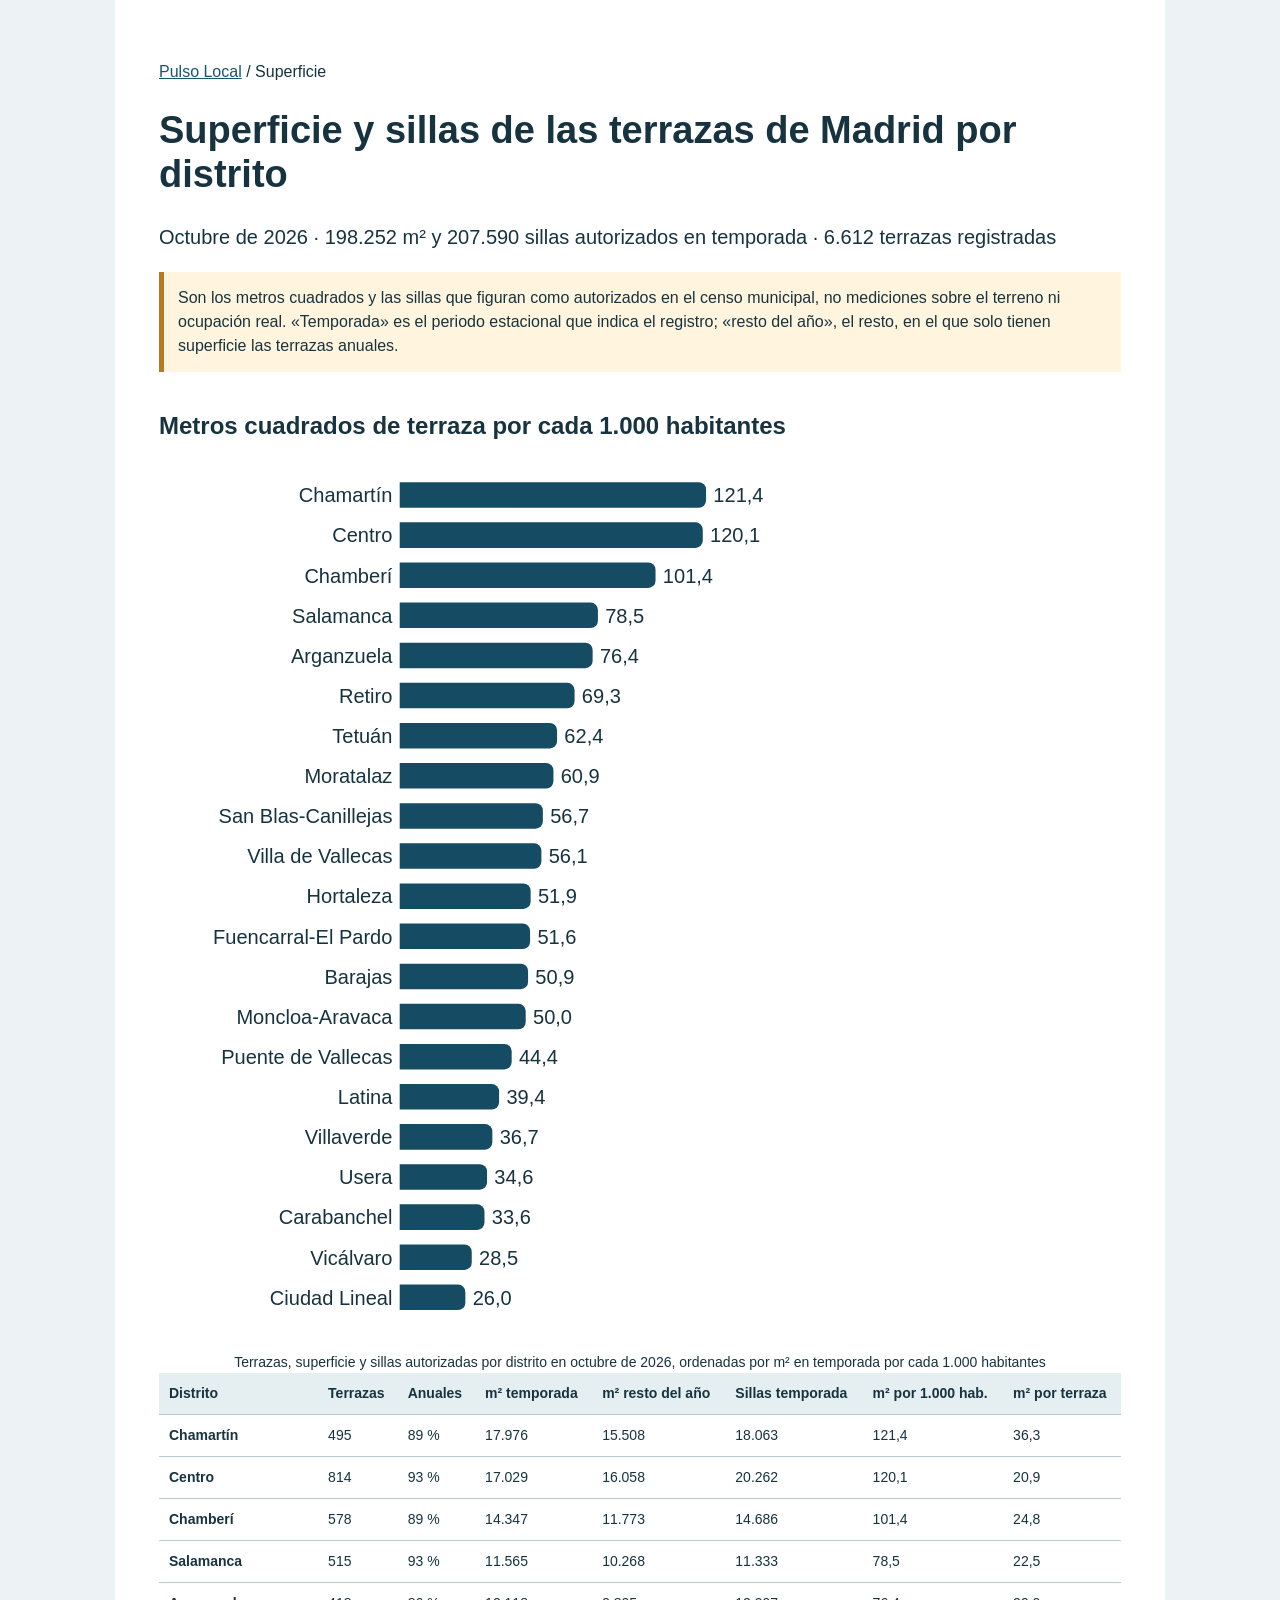
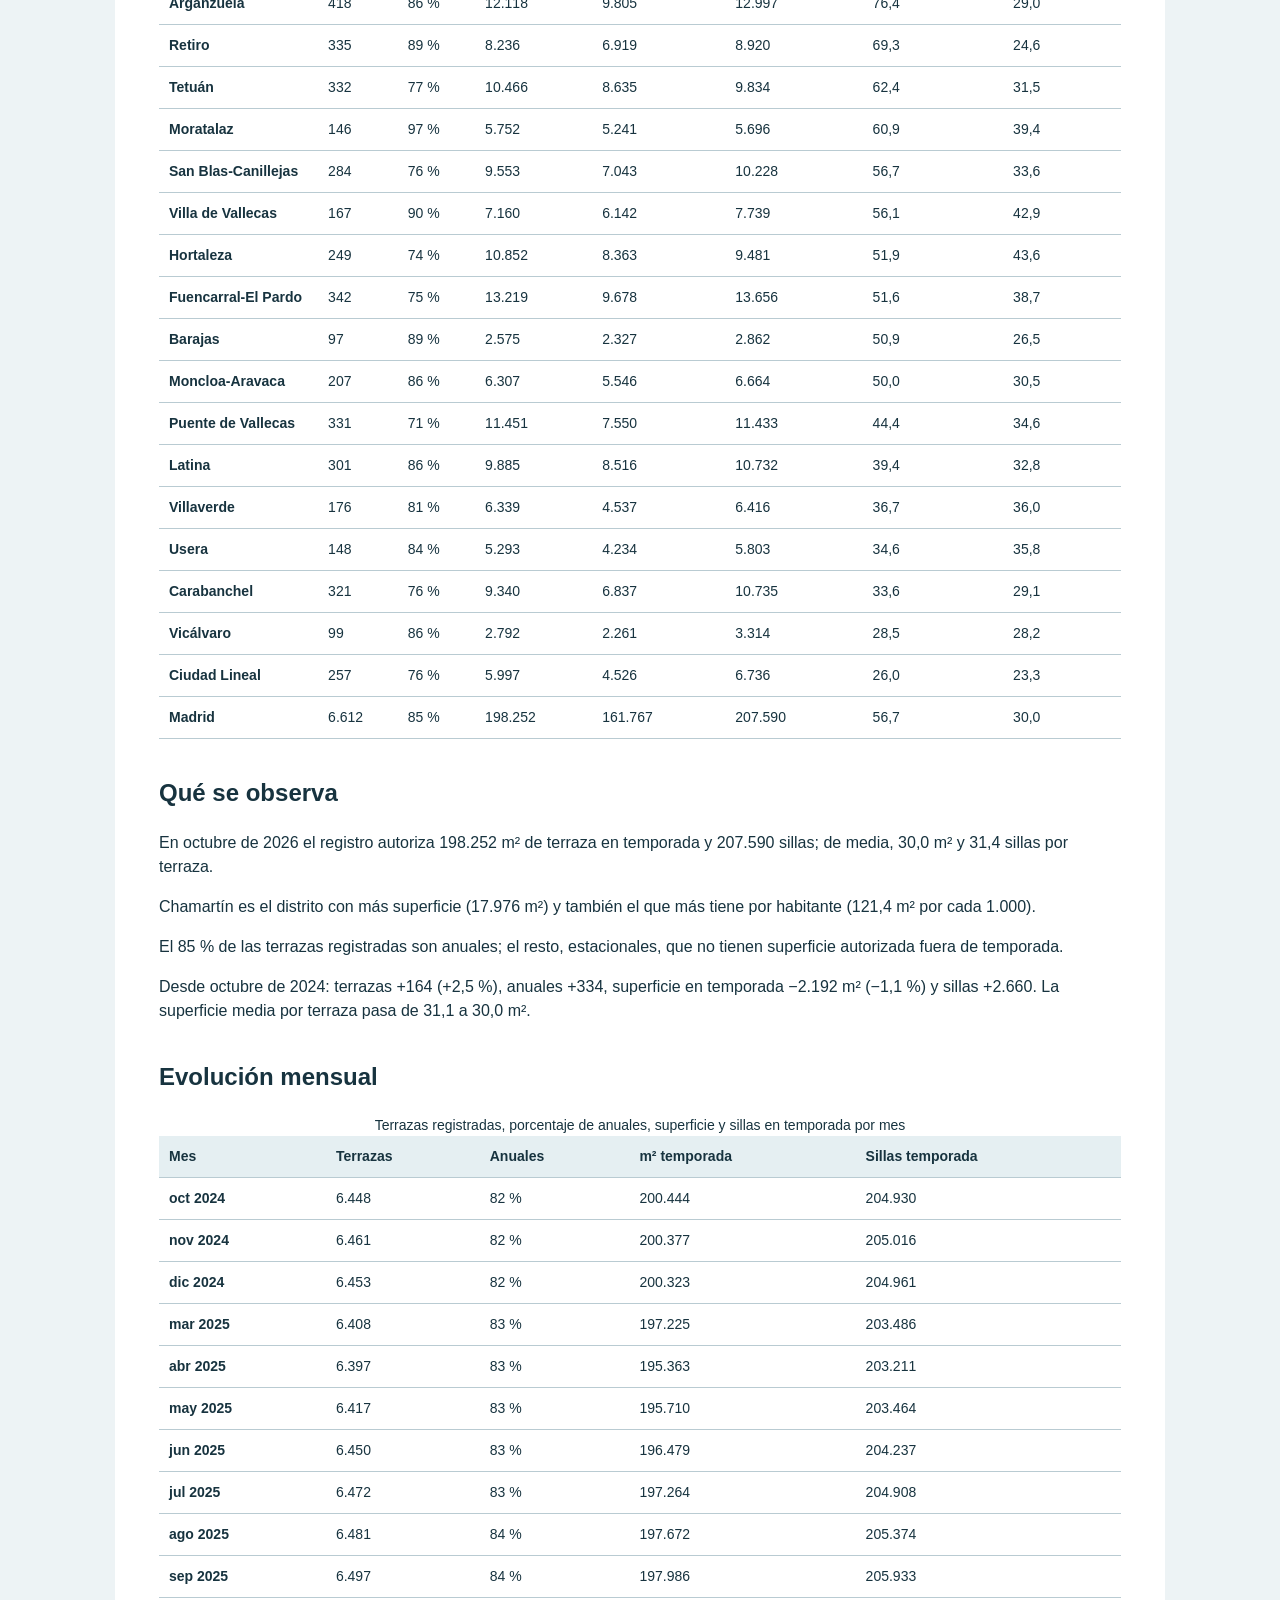
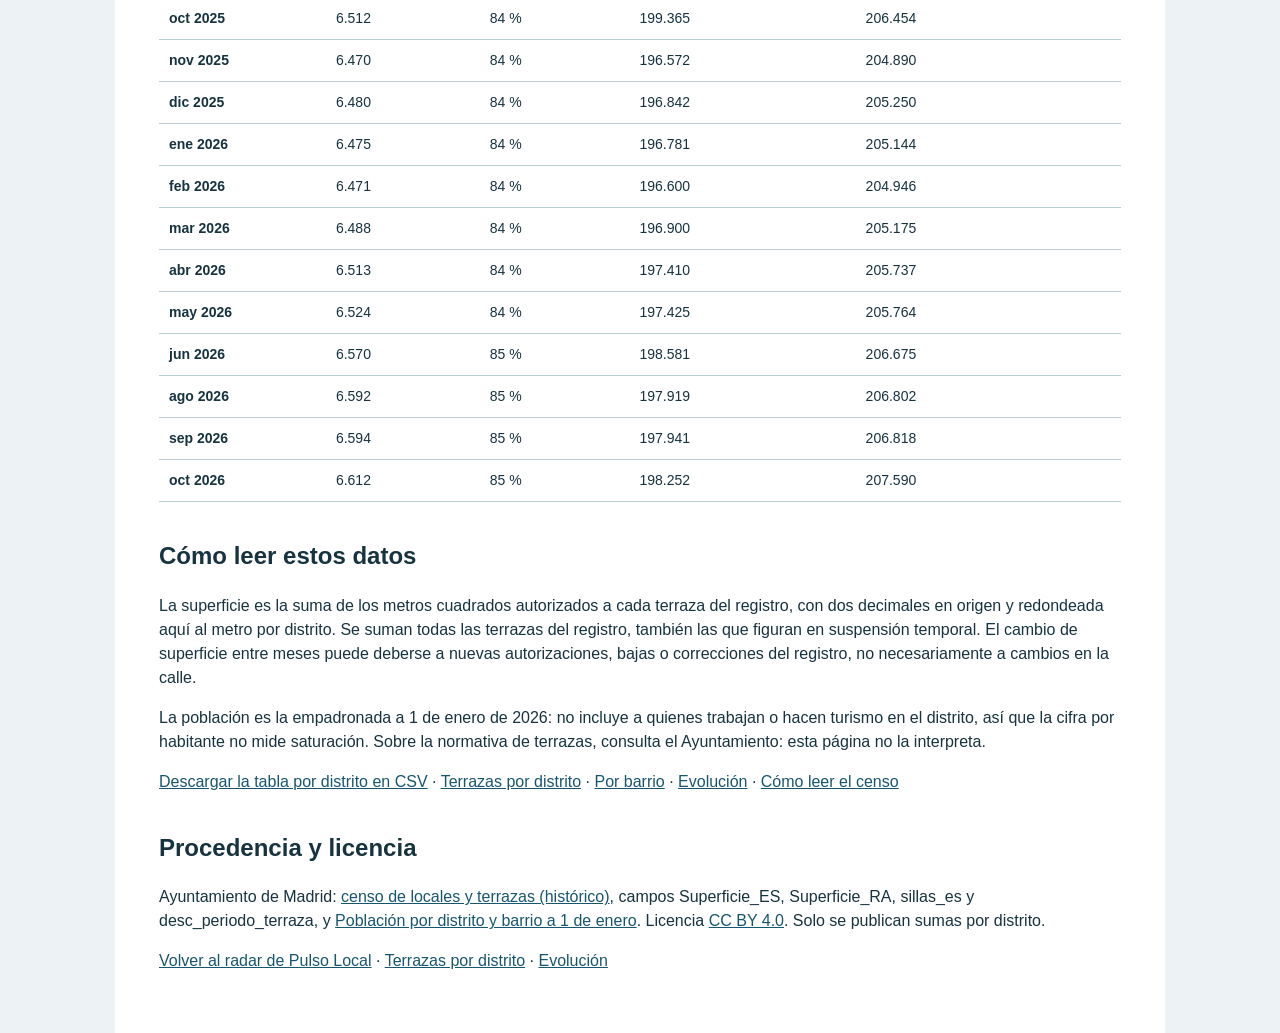
<file: superficie-terrazas-madrid.html>
<!doctype html><html lang="es"><head><meta charset="utf-8"><meta http-equiv="Content-Security-Policy" content="default-src &#x27;none&#x27;; script-src &#x27;self&#x27;; style-src &#x27;self&#x27;; img-src &#x27;self&#x27; data:; font-src &#x27;self&#x27;; connect-src &#x27;self&#x27;; manifest-src &#x27;self&#x27;; object-src &#x27;none&#x27;; base-uri &#x27;none&#x27;; form-action &#x27;none&#x27;; frame-src &#x27;none&#x27;; worker-src &#x27;none&#x27;"><meta name="referrer" content="no-referrer"><meta name="robots" content="index,follow"><link rel="canonical" href="https://paniset.github.io/pulso-local-madrid/superficie-terrazas-madrid"><meta property="og:type" content="website"><meta property="og:locale" content="es_ES"><meta name="twitter:card" content="summary_large_image"><meta property="og:title" content="Superficie y sillas de las terrazas de Madrid por distrito (octubre de 2026) | Pulso Local"><meta name="twitter:title" content="Superficie y sillas de las terrazas de Madrid por distrito (octubre de 2026) | Pulso Local"><meta property="og:description" content="Metros cuadrados y sillas autorizados a las terrazas de Madrid por distrito en octubre de 2026: 198.252 m² en temporada, 207.590 sillas, y su evolución desde octubre de 2024."><meta name="twitter:description" content="Metros cuadrados y sillas autorizados a las terrazas de Madrid por distrito en octubre de 2026: 198.252 m² en temporada, 207.590 sillas, y su evolución desde octubre de 2024."><meta property="og:url" content="https://paniset.github.io/pulso-local-madrid/superficie-terrazas-madrid"><meta property="og:image" content="https://paniset.github.io/pulso-local-madrid/og.png"><meta property="og:image:width" content="1200"><meta property="og:image:height" content="630"><meta name="twitter:image" content="https://paniset.github.io/pulso-local-madrid/og.png"><meta name="viewport" content="width=device-width,initial-scale=1">
<title>Superficie y sillas de las terrazas de Madrid por distrito (octubre de 2026) | Pulso Local</title><meta name="description" content="Metros cuadrados y sillas autorizados a las terrazas de Madrid por distrito en octubre de 2026: 198.252 m² en temporada, 207.590 sillas, y su evolución desde octubre de 2024."><link rel="stylesheet" href="muestra.css"><link rel="icon" href="favicon.svg" type="image/svg+xml">
<script type="application/ld+json">{"@context":"https://schema.org","@type":"BreadcrumbList","itemListElement":[{"@type":"ListItem","position":1,"name":"Pulso Local","item":"https://paniset.github.io/pulso-local-madrid/"},{"@type":"ListItem","position":2,"name":"Superficie de las terrazas de Madrid","item":"https://paniset.github.io/pulso-local-madrid/superficie-terrazas-madrid"}]}</script></head><body><main><header><nav aria-label="Ruta"><p><a href="./">Pulso Local</a> / Superficie</p></nav>
<h1>Superficie y sillas de las terrazas de Madrid por distrito</h1>
<p class="lead">Octubre de 2026 · 198.252 m² y 207.590 sillas autorizados en temporada · 6.612 terrazas registradas</p></header>
<p class="notice">Son los metros cuadrados y las sillas que figuran como autorizados en el censo municipal, no mediciones sobre el terreno ni ocupación real. «Temporada» es el periodo estacional que indica el registro; «resto del año», el resto, en el que solo tienen superficie las terrazas anuales.</p>
<h2>Metros cuadrados de terraza por cada 1.000 habitantes</h2>
<svg class="bars" viewBox="0 0 340 478" role="img" aria-labelledby="sup-t sup-d"><title id="sup-t">Metros cuadrados de terraza en temporada por cada 1.000 habitantes, por distrito</title><desc id="sup-d">De Chamartín (121,4) a Ciudad Lineal (26,0). La tabla siguiente tiene todos los valores.</desc><g><title>Chamartín: 17.976 m² en temporada para 148.093 habitantes</title><text class="bar-label" x="128" y="21">Chamartín</text><path class="bar" d="M132,10 h164.0 a4,4 0 0 1 4,4 v6 a4,4 0 0 1 -4,4 h-164.0 z"/><text class="bar-value" x="304.0" y="21">121,4</text></g><g><title>Centro: 17.029 m² en temporada para 141.800 habitantes</title><text class="bar-label" x="128" y="43">Centro</text><path class="bar" d="M132,32 h162.2 a4,4 0 0 1 4,4 v6 a4,4 0 0 1 -4,4 h-162.2 z"/><text class="bar-value" x="302.2" y="43">120,1</text></g><g><title>Chamberí: 14.347 m² en temporada para 141.522 habitantes</title><text class="bar-label" x="128" y="65">Chamberí</text><path class="bar" d="M132,54 h136.3 a4,4 0 0 1 4,4 v6 a4,4 0 0 1 -4,4 h-136.3 z"/><text class="bar-value" x="276.3" y="65">101,4</text></g><g><title>Salamanca: 11.565 m² en temporada para 147.256 habitantes</title><text class="bar-label" x="128" y="87">Salamanca</text><path class="bar" d="M132,76 h104.7 a4,4 0 0 1 4,4 v6 a4,4 0 0 1 -4,4 h-104.7 z"/><text class="bar-value" x="244.7" y="87">78,5</text></g><g><title>Arganzuela: 12.118 m² en temporada para 158.550 habitantes</title><text class="bar-label" x="128" y="109">Arganzuela</text><path class="bar" d="M132,98 h101.8 a4,4 0 0 1 4,4 v6 a4,4 0 0 1 -4,4 h-101.8 z"/><text class="bar-value" x="241.8" y="109">76,4</text></g><g><title>Retiro: 8.236 m² en temporada para 118.863 habitantes</title><text class="bar-label" x="128" y="131">Retiro</text><path class="bar" d="M132,120 h91.9 a4,4 0 0 1 4,4 v6 a4,4 0 0 1 -4,4 h-91.9 z"/><text class="bar-value" x="231.9" y="131">69,3</text></g><g><title>Tetuán: 10.466 m² en temporada para 167.776 habitantes</title><text class="bar-label" x="128" y="153">Tetuán</text><path class="bar" d="M132,142 h82.3 a4,4 0 0 1 4,4 v6 a4,4 0 0 1 -4,4 h-82.3 z"/><text class="bar-value" x="222.3" y="153">62,4</text></g><g><title>Moratalaz: 5.752 m² en temporada para 94.405 habitantes</title><text class="bar-label" x="128" y="175">Moratalaz</text><path class="bar" d="M132,164 h80.3 a4,4 0 0 1 4,4 v6 a4,4 0 0 1 -4,4 h-80.3 z"/><text class="bar-value" x="220.3" y="175">60,9</text></g><g><title>San Blas-Canillejas: 9.553 m² en temporada para 168.526 habitantes</title><text class="bar-label" x="128" y="197">San Blas-Canillejas</text><path class="bar" d="M132,186 h74.5 a4,4 0 0 1 4,4 v6 a4,4 0 0 1 -4,4 h-74.5 z"/><text class="bar-value" x="214.5" y="197">56,7</text></g><g><title>Villa de Vallecas: 7.160 m² en temporada para 127.566 habitantes</title><text class="bar-label" x="128" y="219">Villa de Vallecas</text><path class="bar" d="M132,208 h73.7 a4,4 0 0 1 4,4 v6 a4,4 0 0 1 -4,4 h-73.7 z"/><text class="bar-value" x="213.7" y="219">56,1</text></g><g><title>Hortaleza: 10.852 m² en temporada para 209.178 habitantes</title><text class="bar-label" x="128" y="241">Hortaleza</text><path class="bar" d="M132,230 h67.8 a4,4 0 0 1 4,4 v6 a4,4 0 0 1 -4,4 h-67.8 z"/><text class="bar-value" x="207.8" y="241">51,9</text></g><g><title>Fuencarral-El Pardo: 13.219 m² en temporada para 256.037 habitantes</title><text class="bar-label" x="128" y="263">Fuencarral-El Pardo</text><path class="bar" d="M132,252 h67.5 a4,4 0 0 1 4,4 v6 a4,4 0 0 1 -4,4 h-67.5 z"/><text class="bar-value" x="207.5" y="263">51,6</text></g><g><title>Barajas: 2.575 m² en temporada para 50.613 habitantes</title><text class="bar-label" x="128" y="285">Barajas</text><path class="bar" d="M132,274 h66.4 a4,4 0 0 1 4,4 v6 a4,4 0 0 1 -4,4 h-66.4 z"/><text class="bar-value" x="206.4" y="285">50,9</text></g><g><title>Moncloa-Aravaca: 6.307 m² en temporada para 126.257 habitantes</title><text class="bar-label" x="128" y="307">Moncloa-Aravaca</text><path class="bar" d="M132,296 h65.1 a4,4 0 0 1 4,4 v6 a4,4 0 0 1 -4,4 h-65.1 z"/><text class="bar-value" x="205.1" y="307">50,0</text></g><g><title>Puente de Vallecas: 11.451 m² en temporada para 257.924 habitantes</title><text class="bar-label" x="128" y="329">Puente de Vallecas</text><path class="bar" d="M132,318 h57.4 a4,4 0 0 1 4,4 v6 a4,4 0 0 1 -4,4 h-57.4 z"/><text class="bar-value" x="197.4" y="329">44,4</text></g><g><title>Latina: 9.885 m² en temporada para 251.139 habitantes</title><text class="bar-label" x="128" y="351">Latina</text><path class="bar" d="M132,340 h50.5 a4,4 0 0 1 4,4 v6 a4,4 0 0 1 -4,4 h-50.5 z"/><text class="bar-value" x="190.5" y="351">39,4</text></g><g><title>Villaverde: 6.339 m² en temporada para 172.551 habitantes</title><text class="bar-label" x="128" y="373">Villaverde</text><path class="bar" d="M132,362 h46.8 a4,4 0 0 1 4,4 v6 a4,4 0 0 1 -4,4 h-46.8 z"/><text class="bar-value" x="186.8" y="373">36,7</text></g><g><title>Usera: 5.293 m² en temporada para 152.937 habitantes</title><text class="bar-label" x="128" y="395">Usera</text><path class="bar" d="M132,384 h43.9 a4,4 0 0 1 4,4 v6 a4,4 0 0 1 -4,4 h-43.9 z"/><text class="bar-value" x="183.9" y="395">34,6</text></g><g><title>Carabanchel: 9.340 m² en temporada para 278.090 habitantes</title><text class="bar-label" x="128" y="417">Carabanchel</text><path class="bar" d="M132,406 h42.5 a4,4 0 0 1 4,4 v6 a4,4 0 0 1 -4,4 h-42.5 z"/><text class="bar-value" x="182.5" y="417">33,6</text></g><g><title>Vicálvaro: 2.792 m² en temporada para 97.860 habitantes</title><text class="bar-label" x="128" y="439">Vicálvaro</text><path class="bar" d="M132,428 h35.5 a4,4 0 0 1 4,4 v6 a4,4 0 0 1 -4,4 h-35.5 z"/><text class="bar-value" x="175.5" y="439">28,5</text></g><g><title>Ciudad Lineal: 5.997 m² en temporada para 230.334 habitantes</title><text class="bar-label" x="128" y="461">Ciudad Lineal</text><path class="bar" d="M132,450 h32.0 a4,4 0 0 1 4,4 v6 a4,4 0 0 1 -4,4 h-32.0 z"/><text class="bar-value" x="172.0" y="461">26,0</text></g></svg>
<div class="table-wrap"><table><caption>Terrazas, superficie y sillas autorizadas por distrito en octubre de 2026, ordenadas por m² en temporada por cada 1.000 habitantes</caption>
<thead><tr><th scope="col">Distrito</th><th scope="col">Terrazas</th><th scope="col">Anuales</th><th scope="col">m² temporada</th><th scope="col">m² resto del año</th><th scope="col">Sillas temporada</th><th scope="col">m² por 1.000 hab.</th><th scope="col">m² por terraza</th></tr></thead>
<tbody><tr><th scope="row">Chamartín</th><td>495</td><td>89 %</td><td>17.976</td><td>15.508</td><td>18.063</td><td>121,4</td><td>36,3</td></tr><tr><th scope="row">Centro</th><td>814</td><td>93 %</td><td>17.029</td><td>16.058</td><td>20.262</td><td>120,1</td><td>20,9</td></tr><tr><th scope="row">Chamberí</th><td>578</td><td>89 %</td><td>14.347</td><td>11.773</td><td>14.686</td><td>101,4</td><td>24,8</td></tr><tr><th scope="row">Salamanca</th><td>515</td><td>93 %</td><td>11.565</td><td>10.268</td><td>11.333</td><td>78,5</td><td>22,5</td></tr><tr><th scope="row">Arganzuela</th><td>418</td><td>86 %</td><td>12.118</td><td>9.805</td><td>12.997</td><td>76,4</td><td>29,0</td></tr><tr><th scope="row">Retiro</th><td>335</td><td>89 %</td><td>8.236</td><td>6.919</td><td>8.920</td><td>69,3</td><td>24,6</td></tr><tr><th scope="row">Tetuán</th><td>332</td><td>77 %</td><td>10.466</td><td>8.635</td><td>9.834</td><td>62,4</td><td>31,5</td></tr><tr><th scope="row">Moratalaz</th><td>146</td><td>97 %</td><td>5.752</td><td>5.241</td><td>5.696</td><td>60,9</td><td>39,4</td></tr><tr><th scope="row">San Blas-Canillejas</th><td>284</td><td>76 %</td><td>9.553</td><td>7.043</td><td>10.228</td><td>56,7</td><td>33,6</td></tr><tr><th scope="row">Villa de Vallecas</th><td>167</td><td>90 %</td><td>7.160</td><td>6.142</td><td>7.739</td><td>56,1</td><td>42,9</td></tr><tr><th scope="row">Hortaleza</th><td>249</td><td>74 %</td><td>10.852</td><td>8.363</td><td>9.481</td><td>51,9</td><td>43,6</td></tr><tr><th scope="row">Fuencarral-El Pardo</th><td>342</td><td>75 %</td><td>13.219</td><td>9.678</td><td>13.656</td><td>51,6</td><td>38,7</td></tr><tr><th scope="row">Barajas</th><td>97</td><td>89 %</td><td>2.575</td><td>2.327</td><td>2.862</td><td>50,9</td><td>26,5</td></tr><tr><th scope="row">Moncloa-Aravaca</th><td>207</td><td>86 %</td><td>6.307</td><td>5.546</td><td>6.664</td><td>50,0</td><td>30,5</td></tr><tr><th scope="row">Puente de Vallecas</th><td>331</td><td>71 %</td><td>11.451</td><td>7.550</td><td>11.433</td><td>44,4</td><td>34,6</td></tr><tr><th scope="row">Latina</th><td>301</td><td>86 %</td><td>9.885</td><td>8.516</td><td>10.732</td><td>39,4</td><td>32,8</td></tr><tr><th scope="row">Villaverde</th><td>176</td><td>81 %</td><td>6.339</td><td>4.537</td><td>6.416</td><td>36,7</td><td>36,0</td></tr><tr><th scope="row">Usera</th><td>148</td><td>84 %</td><td>5.293</td><td>4.234</td><td>5.803</td><td>34,6</td><td>35,8</td></tr><tr><th scope="row">Carabanchel</th><td>321</td><td>76 %</td><td>9.340</td><td>6.837</td><td>10.735</td><td>33,6</td><td>29,1</td></tr><tr><th scope="row">Vicálvaro</th><td>99</td><td>86 %</td><td>2.792</td><td>2.261</td><td>3.314</td><td>28,5</td><td>28,2</td></tr><tr><th scope="row">Ciudad Lineal</th><td>257</td><td>76 %</td><td>5.997</td><td>4.526</td><td>6.736</td><td>26,0</td><td>23,3</td></tr></tbody><tfoot><tr><th scope="row">Madrid</th><td>6.612</td><td>85 %</td><td>198.252</td><td>161.767</td><td>207.590</td><td>56,7</td><td>30,0</td></tr></tfoot></table></div>
<h2>Qué se observa</h2><p>En octubre de 2026 el registro autoriza 198.252 m² de terraza en temporada y 207.590 sillas; de media, 30,0 m² y 31,4 sillas por terraza.</p><p>Chamartín es el distrito con más superficie (17.976 m²) y también el que más tiene por habitante (121,4 m² por cada 1.000).</p><p>El 85 % de las terrazas registradas son anuales; el resto, estacionales, que no tienen superficie autorizada fuera de temporada.</p><p>Desde octubre de 2024: terrazas +164 (+2,5 %), anuales +334, superficie en temporada −2.192 m² (−1,1 %) y sillas +2.660. La superficie media por terraza pasa de 31,1 a 30,0 m².</p>
<h2>Evolución mensual</h2>
<div class="table-wrap"><table><caption>Terrazas registradas, porcentaje de anuales, superficie y sillas en temporada por mes</caption>
<thead><tr><th scope="col">Mes</th><th scope="col">Terrazas</th><th scope="col">Anuales</th><th scope="col">m² temporada</th><th scope="col">Sillas temporada</th></tr></thead>
<tbody><tr><th scope="row">oct 2024</th><td>6.448</td><td>82 %</td><td>200.444</td><td>204.930</td></tr><tr><th scope="row">nov 2024</th><td>6.461</td><td>82 %</td><td>200.377</td><td>205.016</td></tr><tr><th scope="row">dic 2024</th><td>6.453</td><td>82 %</td><td>200.323</td><td>204.961</td></tr><tr><th scope="row">mar 2025</th><td>6.408</td><td>83 %</td><td>197.225</td><td>203.486</td></tr><tr><th scope="row">abr 2025</th><td>6.397</td><td>83 %</td><td>195.363</td><td>203.211</td></tr><tr><th scope="row">may 2025</th><td>6.417</td><td>83 %</td><td>195.710</td><td>203.464</td></tr><tr><th scope="row">jun 2025</th><td>6.450</td><td>83 %</td><td>196.479</td><td>204.237</td></tr><tr><th scope="row">jul 2025</th><td>6.472</td><td>83 %</td><td>197.264</td><td>204.908</td></tr><tr><th scope="row">ago 2025</th><td>6.481</td><td>84 %</td><td>197.672</td><td>205.374</td></tr><tr><th scope="row">sep 2025</th><td>6.497</td><td>84 %</td><td>197.986</td><td>205.933</td></tr><tr><th scope="row">oct 2025</th><td>6.512</td><td>84 %</td><td>199.365</td><td>206.454</td></tr><tr><th scope="row">nov 2025</th><td>6.470</td><td>84 %</td><td>196.572</td><td>204.890</td></tr><tr><th scope="row">dic 2025</th><td>6.480</td><td>84 %</td><td>196.842</td><td>205.250</td></tr><tr><th scope="row">ene 2026</th><td>6.475</td><td>84 %</td><td>196.781</td><td>205.144</td></tr><tr><th scope="row">feb 2026</th><td>6.471</td><td>84 %</td><td>196.600</td><td>204.946</td></tr><tr><th scope="row">mar 2026</th><td>6.488</td><td>84 %</td><td>196.900</td><td>205.175</td></tr><tr><th scope="row">abr 2026</th><td>6.513</td><td>84 %</td><td>197.410</td><td>205.737</td></tr><tr><th scope="row">may 2026</th><td>6.524</td><td>84 %</td><td>197.425</td><td>205.764</td></tr><tr><th scope="row">jun 2026</th><td>6.570</td><td>85 %</td><td>198.581</td><td>206.675</td></tr><tr><th scope="row">ago 2026</th><td>6.592</td><td>85 %</td><td>197.919</td><td>206.802</td></tr><tr><th scope="row">sep 2026</th><td>6.594</td><td>85 %</td><td>197.941</td><td>206.818</td></tr><tr><th scope="row">oct 2026</th><td>6.612</td><td>85 %</td><td>198.252</td><td>207.590</td></tr></tbody></table></div>
<h2>Cómo leer estos datos</h2>
<p>La superficie es la suma de los metros cuadrados autorizados a cada terraza del registro, con dos decimales en origen y redondeada aquí al metro por distrito. Se suman todas las terrazas del registro, también las que figuran en suspensión temporal. El cambio de superficie entre meses puede deberse a nuevas autorizaciones, bajas o correcciones del registro, no necesariamente a cambios en la calle.</p>
<p>La población es la empadronada a 1 de enero de 2026: no incluye a quienes trabajan o hacen turismo en el distrito, así que la cifra por habitante no mide saturación. Sobre la normativa de terrazas, consulta el Ayuntamiento: esta página no la interpreta.</p>
<p><a href="terrazas-madrid-superficie.csv">Descargar la tabla por distrito en CSV</a> · <a href="terrazas-madrid-por-distrito">Terrazas por distrito</a> · <a href="terrazas-madrid-por-barrio">Por barrio</a> · <a href="evolucion-terrazas-madrid">Evolución</a> · <a href="como-leer-censo-terrazas-madrid">Cómo leer el censo</a></p>
<h2>Procedencia y licencia</h2><p>Ayuntamiento de Madrid: <a href="https://datos.madrid.es/dataset/209548-0-censo-locales-historico">censo de locales y terrazas (histórico)</a>, campos Superficie_ES, Superficie_RA, sillas_es y desc_periodo_terraza, y <a href="https://datos.madrid.es/dataset/300557-0-poblacion-distrito-barrio">Población por distrito y barrio a 1 de enero</a>. Licencia <a href="https://creativecommons.org/licenses/by/4.0/deed.es">CC BY 4.0</a>. Solo se publican sumas por distrito.</p>
<footer><p><a href="./">Volver al radar de Pulso Local</a> · <a href="terrazas-madrid-por-distrito">Terrazas por distrito</a> · <a href="evolucion-terrazas-madrid">Evolución</a></p></footer></main></body></html>
</file>
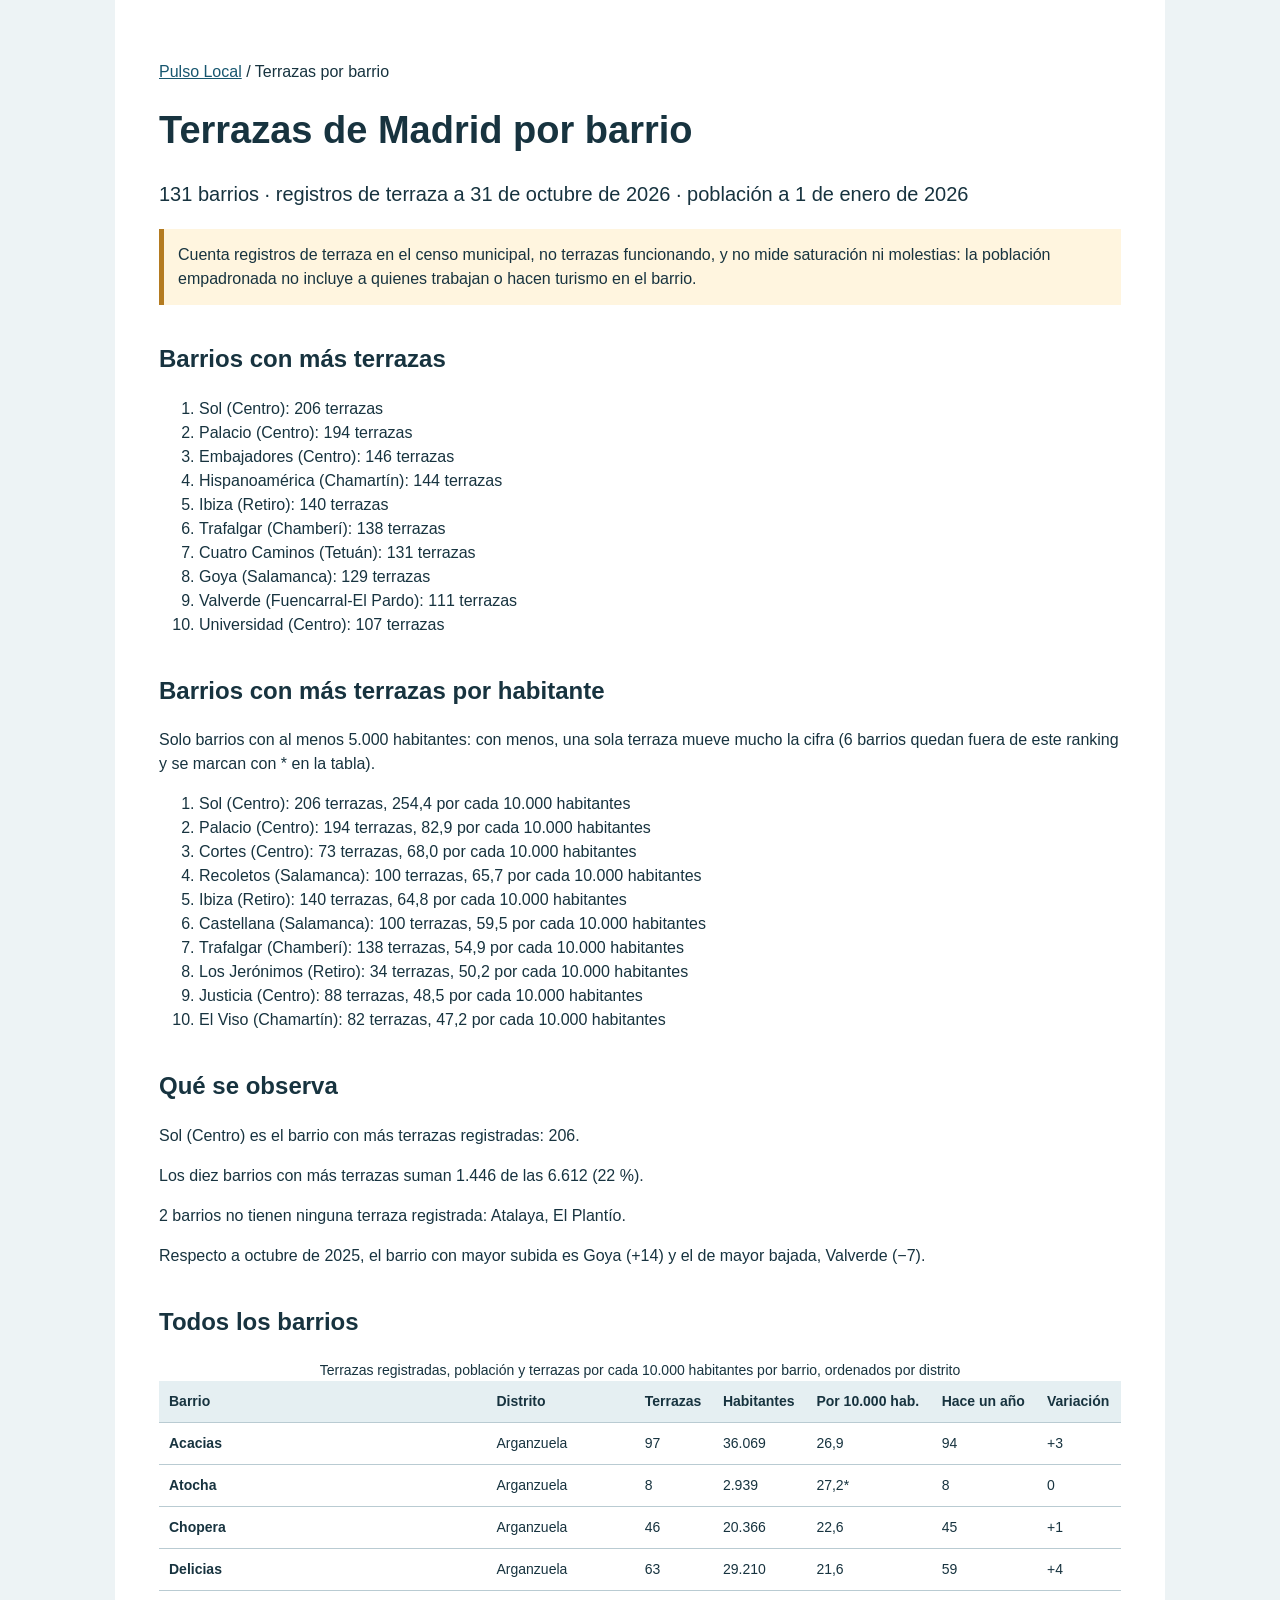
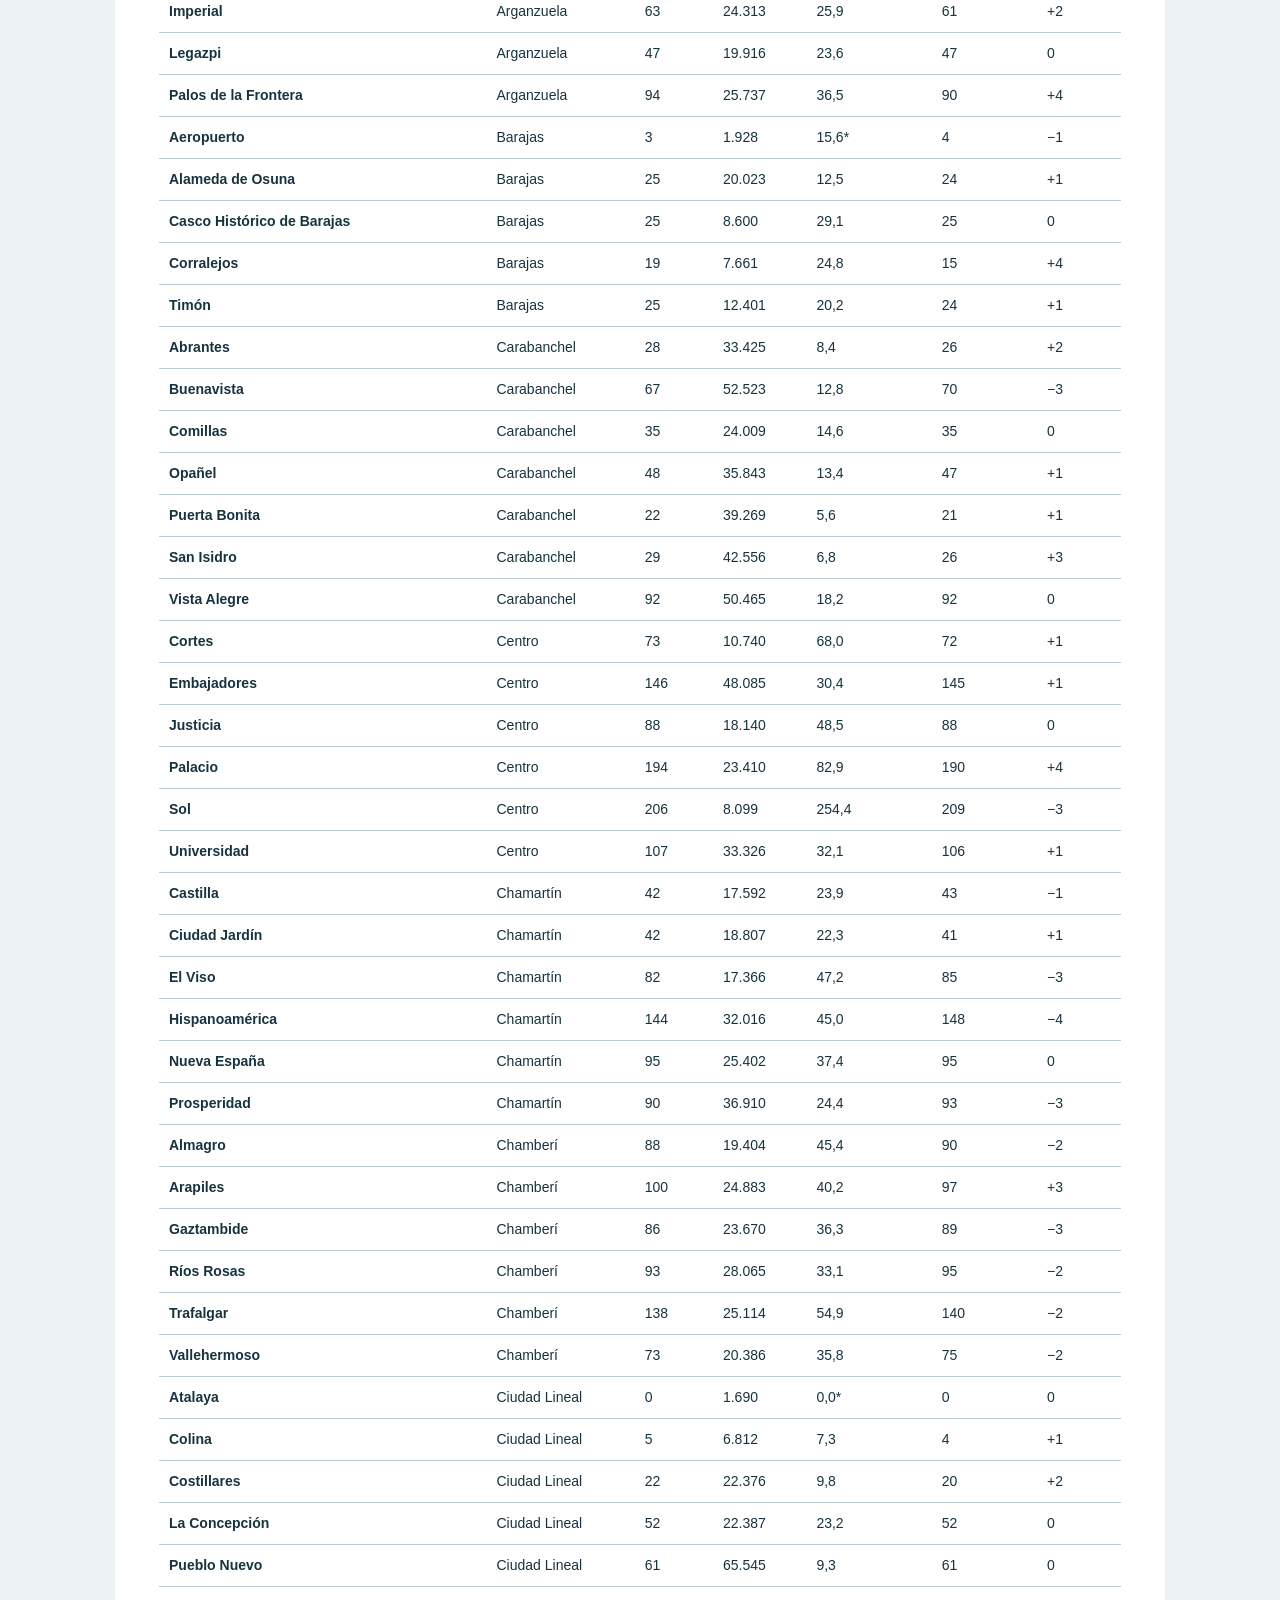
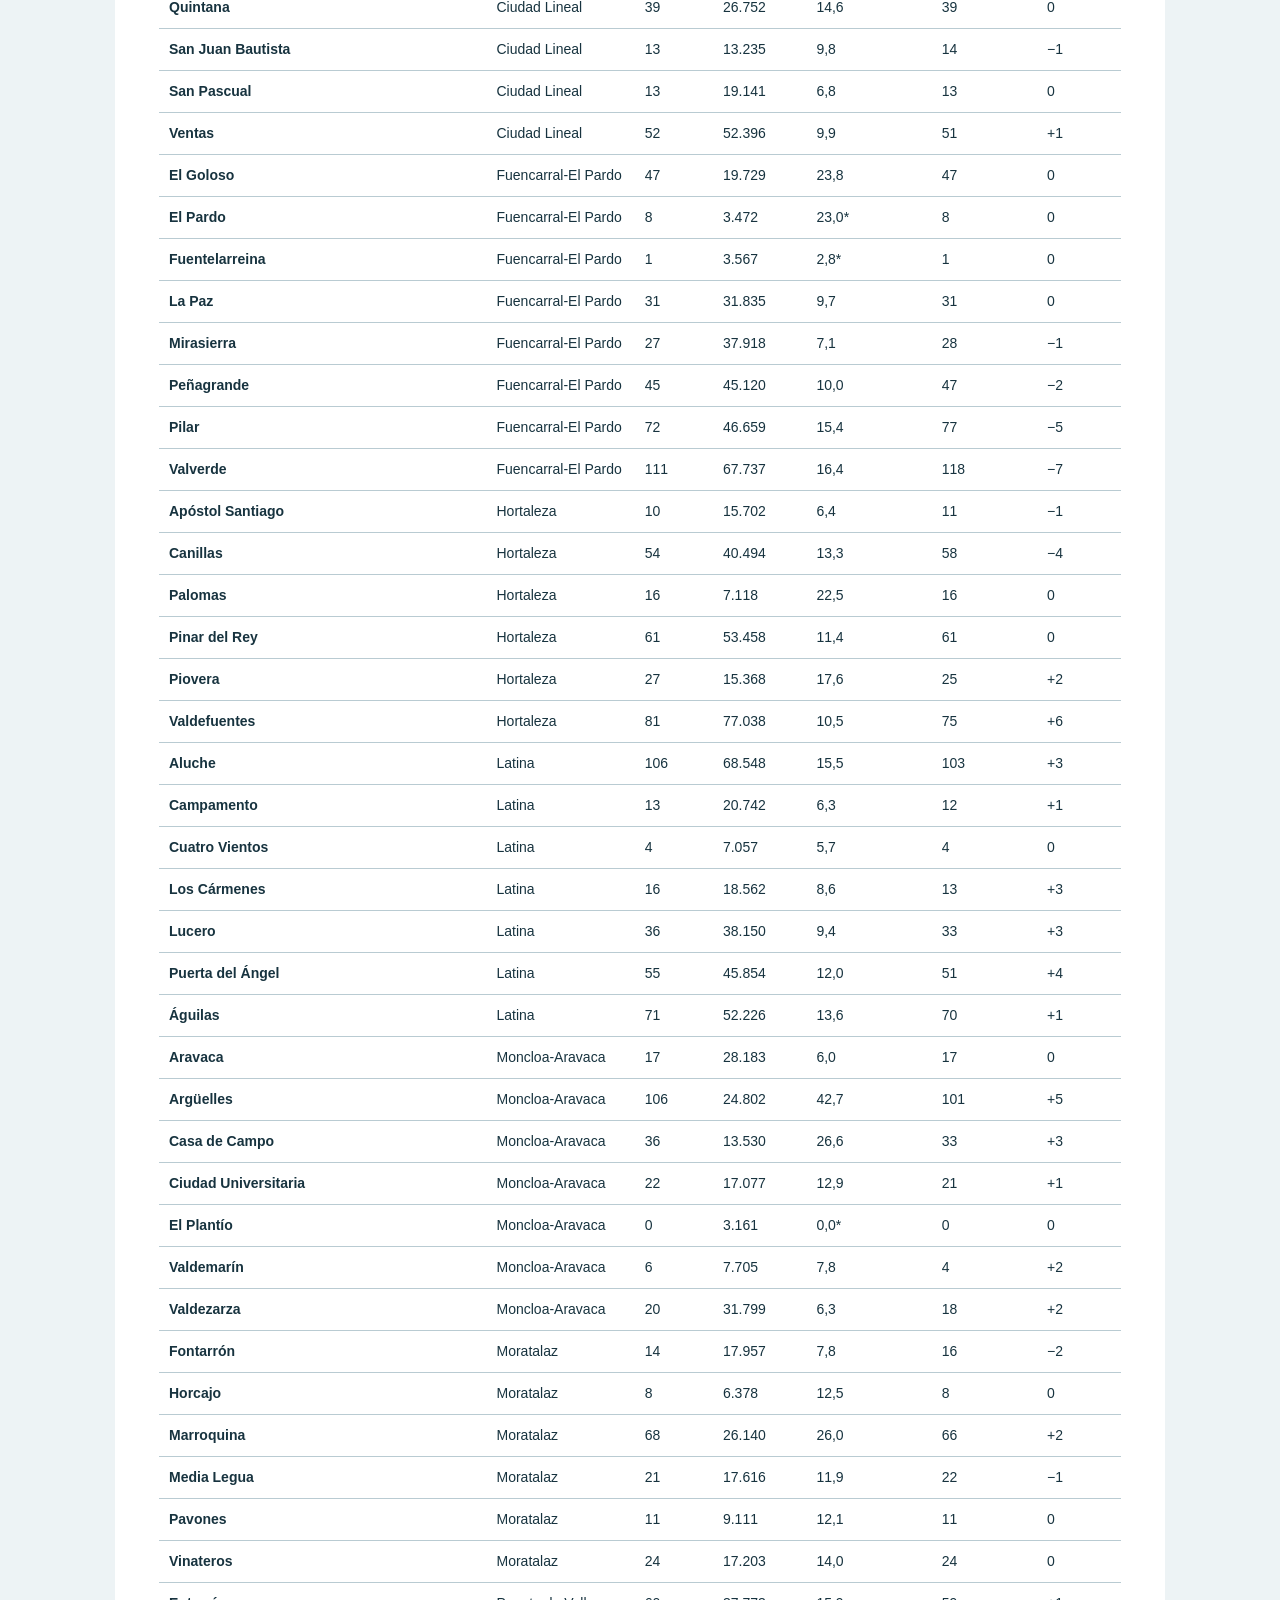
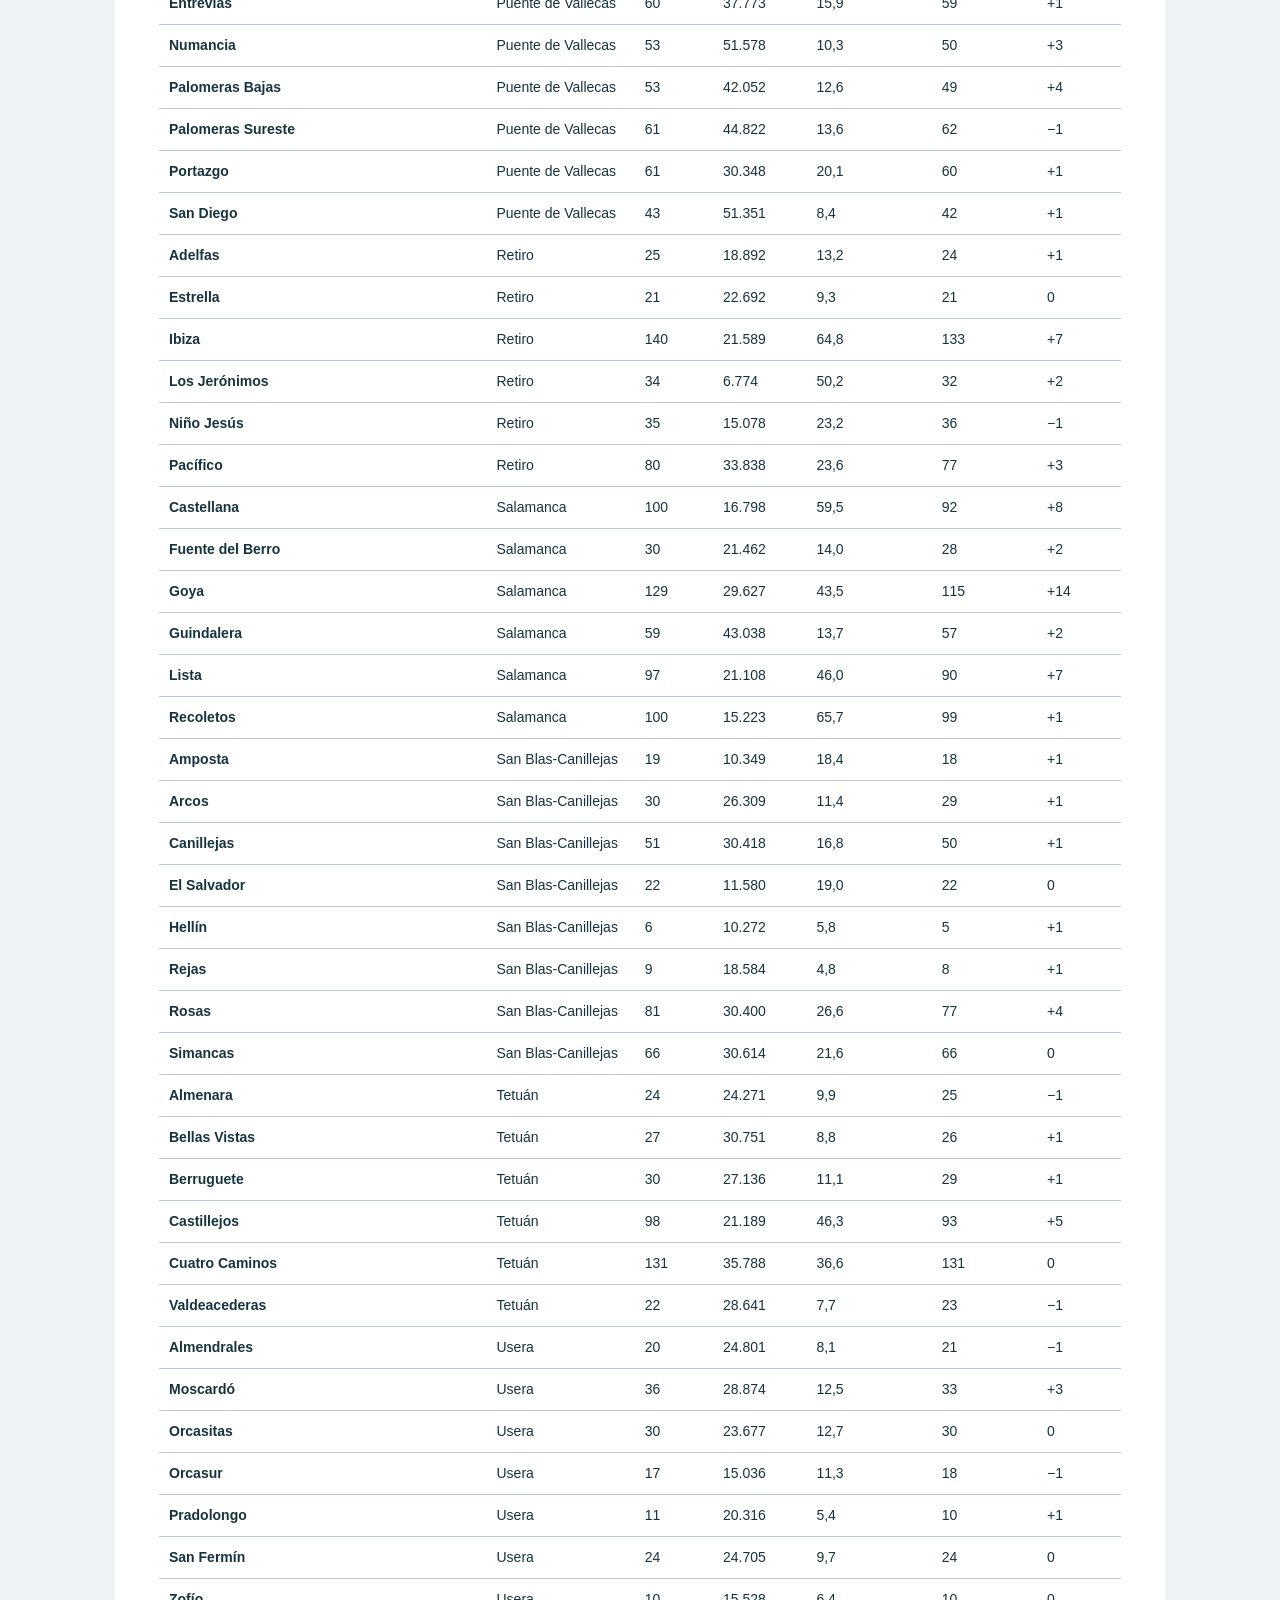
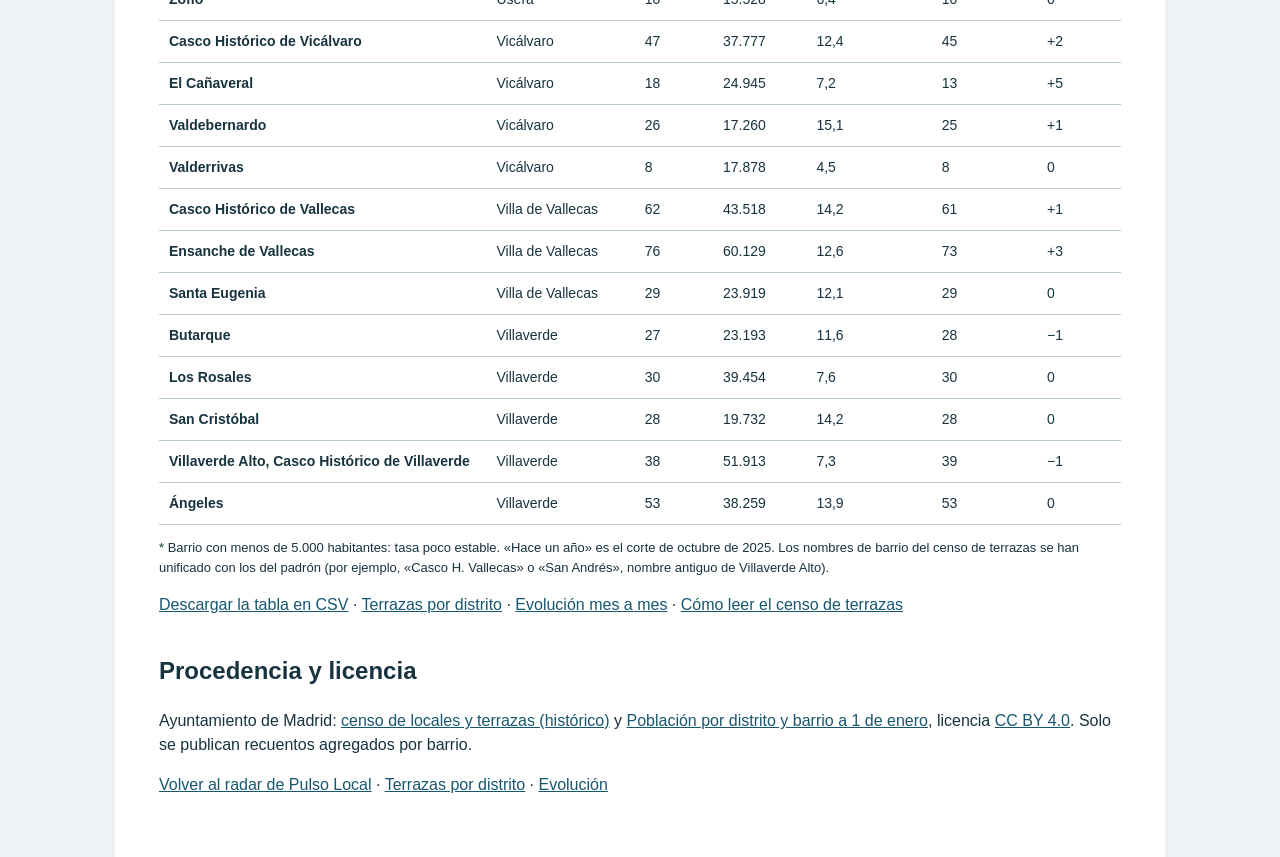
<file: terrazas-madrid-por-barrio.html>
<!doctype html><html lang="es"><head><meta charset="utf-8"><meta http-equiv="Content-Security-Policy" content="default-src &#x27;none&#x27;; script-src &#x27;self&#x27;; style-src &#x27;self&#x27;; img-src &#x27;self&#x27; data:; font-src &#x27;self&#x27;; connect-src &#x27;self&#x27;; manifest-src &#x27;self&#x27;; object-src &#x27;none&#x27;; base-uri &#x27;none&#x27;; form-action &#x27;none&#x27;; frame-src &#x27;none&#x27;; worker-src &#x27;none&#x27;"><meta name="referrer" content="no-referrer"><meta name="robots" content="index,follow"><link rel="canonical" href="https://paniset.github.io/pulso-local-madrid/terrazas-madrid-por-barrio"><meta property="og:type" content="website"><meta property="og:locale" content="es_ES"><meta name="twitter:card" content="summary_large_image"><meta property="og:title" content="Terrazas de Madrid por barrio: cuántas hay y por habitante (31 de octubre de 2026) | Pulso Local"><meta name="twitter:title" content="Terrazas de Madrid por barrio: cuántas hay y por habitante (31 de octubre de 2026) | Pulso Local"><meta property="og:description" content="Terrazas registradas en los 131 barrios de Madrid a 31 de octubre de 2026: número, terrazas por cada 10.000 habitantes y variación en un año. Datos abiertos del Ayuntamiento."><meta name="twitter:description" content="Terrazas registradas en los 131 barrios de Madrid a 31 de octubre de 2026: número, terrazas por cada 10.000 habitantes y variación en un año. Datos abiertos del Ayuntamiento."><meta property="og:url" content="https://paniset.github.io/pulso-local-madrid/terrazas-madrid-por-barrio"><meta property="og:image" content="https://paniset.github.io/pulso-local-madrid/og.png"><meta property="og:image:width" content="1200"><meta property="og:image:height" content="630"><meta name="twitter:image" content="https://paniset.github.io/pulso-local-madrid/og.png"><meta name="viewport" content="width=device-width,initial-scale=1">
<title>Terrazas de Madrid por barrio: cuántas hay y por habitante (31 de octubre de 2026) | Pulso Local</title><meta name="description" content="Terrazas registradas en los 131 barrios de Madrid a 31 de octubre de 2026: número, terrazas por cada 10.000 habitantes y variación en un año. Datos abiertos del Ayuntamiento."><link rel="stylesheet" href="muestra.css"><link rel="icon" href="favicon.svg" type="image/svg+xml">
<script type="application/ld+json">{"@context":"https://schema.org","@type":"BreadcrumbList","itemListElement":[{"@type":"ListItem","position":1,"name":"Pulso Local","item":"https://paniset.github.io/pulso-local-madrid/"},{"@type":"ListItem","position":2,"name":"Terrazas de Madrid por barrio","item":"https://paniset.github.io/pulso-local-madrid/terrazas-madrid-por-barrio"}]}</script></head><body><main><header><nav aria-label="Ruta"><p><a href="./">Pulso Local</a> / Terrazas por barrio</p></nav>
<h1>Terrazas de Madrid por barrio</h1>
<p class="lead">131 barrios · registros de terraza a 31 de octubre de 2026 · población a 1 de enero de 2026</p></header>
<p class="notice">Cuenta registros de terraza en el censo municipal, no terrazas funcionando, y no mide saturación ni molestias: la población empadronada no incluye a quienes trabajan o hacen turismo en el barrio.</p>
<h2>Barrios con más terrazas</h2><ol><li>Sol (Centro): 206 terrazas</li><li>Palacio (Centro): 194 terrazas</li><li>Embajadores (Centro): 146 terrazas</li><li>Hispanoamérica (Chamartín): 144 terrazas</li><li>Ibiza (Retiro): 140 terrazas</li><li>Trafalgar (Chamberí): 138 terrazas</li><li>Cuatro Caminos (Tetuán): 131 terrazas</li><li>Goya (Salamanca): 129 terrazas</li><li>Valverde (Fuencarral-El Pardo): 111 terrazas</li><li>Universidad (Centro): 107 terrazas</li></ol>
<h2>Barrios con más terrazas por habitante</h2>
<p>Solo barrios con al menos 5.000 habitantes: con menos, una sola terraza mueve mucho la cifra (6 barrios quedan fuera de este ranking y se marcan con * en la tabla).</p><ol><li>Sol (Centro): 206 terrazas, 254,4 por cada 10.000 habitantes</li><li>Palacio (Centro): 194 terrazas, 82,9 por cada 10.000 habitantes</li><li>Cortes (Centro): 73 terrazas, 68,0 por cada 10.000 habitantes</li><li>Recoletos (Salamanca): 100 terrazas, 65,7 por cada 10.000 habitantes</li><li>Ibiza (Retiro): 140 terrazas, 64,8 por cada 10.000 habitantes</li><li>Castellana (Salamanca): 100 terrazas, 59,5 por cada 10.000 habitantes</li><li>Trafalgar (Chamberí): 138 terrazas, 54,9 por cada 10.000 habitantes</li><li>Los Jerónimos (Retiro): 34 terrazas, 50,2 por cada 10.000 habitantes</li><li>Justicia (Centro): 88 terrazas, 48,5 por cada 10.000 habitantes</li><li>El Viso (Chamartín): 82 terrazas, 47,2 por cada 10.000 habitantes</li></ol>
<h2>Qué se observa</h2><p>Sol (Centro) es el barrio con más terrazas registradas: 206.</p><p>Los diez barrios con más terrazas suman 1.446 de las 6.612 (22 %).</p><p>2 barrios no tienen ninguna terraza registrada: Atalaya, El Plantío.</p><p>Respecto a octubre de 2025, el barrio con mayor subida es Goya (+14) y el de mayor bajada, Valverde (−7).</p>
<h2>Todos los barrios</h2>
<div class="table-wrap"><table><caption>Terrazas registradas, población y terrazas por cada 10.000 habitantes por barrio, ordenados por distrito</caption>
<thead><tr><th scope="col">Barrio</th><th scope="col">Distrito</th><th scope="col">Terrazas</th><th scope="col">Habitantes</th><th scope="col">Por 10.000 hab.</th><th scope="col">Hace un año</th><th scope="col">Variación</th></tr></thead>
<tbody><tr><th scope="row">Acacias</th><td>Arganzuela</td><td>97</td><td>36.069</td><td>26,9</td><td>94</td><td>+3</td></tr><tr><th scope="row">Atocha</th><td>Arganzuela</td><td>8</td><td>2.939</td><td>27,2*</td><td>8</td><td>0</td></tr><tr><th scope="row">Chopera</th><td>Arganzuela</td><td>46</td><td>20.366</td><td>22,6</td><td>45</td><td>+1</td></tr><tr><th scope="row">Delicias</th><td>Arganzuela</td><td>63</td><td>29.210</td><td>21,6</td><td>59</td><td>+4</td></tr><tr><th scope="row">Imperial</th><td>Arganzuela</td><td>63</td><td>24.313</td><td>25,9</td><td>61</td><td>+2</td></tr><tr><th scope="row">Legazpi</th><td>Arganzuela</td><td>47</td><td>19.916</td><td>23,6</td><td>47</td><td>0</td></tr><tr><th scope="row">Palos de la Frontera</th><td>Arganzuela</td><td>94</td><td>25.737</td><td>36,5</td><td>90</td><td>+4</td></tr><tr><th scope="row">Aeropuerto</th><td>Barajas</td><td>3</td><td>1.928</td><td>15,6*</td><td>4</td><td>−1</td></tr><tr><th scope="row">Alameda de Osuna</th><td>Barajas</td><td>25</td><td>20.023</td><td>12,5</td><td>24</td><td>+1</td></tr><tr><th scope="row">Casco Histórico de Barajas</th><td>Barajas</td><td>25</td><td>8.600</td><td>29,1</td><td>25</td><td>0</td></tr><tr><th scope="row">Corralejos</th><td>Barajas</td><td>19</td><td>7.661</td><td>24,8</td><td>15</td><td>+4</td></tr><tr><th scope="row">Timón</th><td>Barajas</td><td>25</td><td>12.401</td><td>20,2</td><td>24</td><td>+1</td></tr><tr><th scope="row">Abrantes</th><td>Carabanchel</td><td>28</td><td>33.425</td><td>8,4</td><td>26</td><td>+2</td></tr><tr><th scope="row">Buenavista</th><td>Carabanchel</td><td>67</td><td>52.523</td><td>12,8</td><td>70</td><td>−3</td></tr><tr><th scope="row">Comillas</th><td>Carabanchel</td><td>35</td><td>24.009</td><td>14,6</td><td>35</td><td>0</td></tr><tr><th scope="row">Opañel</th><td>Carabanchel</td><td>48</td><td>35.843</td><td>13,4</td><td>47</td><td>+1</td></tr><tr><th scope="row">Puerta Bonita</th><td>Carabanchel</td><td>22</td><td>39.269</td><td>5,6</td><td>21</td><td>+1</td></tr><tr><th scope="row">San Isidro</th><td>Carabanchel</td><td>29</td><td>42.556</td><td>6,8</td><td>26</td><td>+3</td></tr><tr><th scope="row">Vista Alegre</th><td>Carabanchel</td><td>92</td><td>50.465</td><td>18,2</td><td>92</td><td>0</td></tr><tr><th scope="row">Cortes</th><td>Centro</td><td>73</td><td>10.740</td><td>68,0</td><td>72</td><td>+1</td></tr><tr><th scope="row">Embajadores</th><td>Centro</td><td>146</td><td>48.085</td><td>30,4</td><td>145</td><td>+1</td></tr><tr><th scope="row">Justicia</th><td>Centro</td><td>88</td><td>18.140</td><td>48,5</td><td>88</td><td>0</td></tr><tr><th scope="row">Palacio</th><td>Centro</td><td>194</td><td>23.410</td><td>82,9</td><td>190</td><td>+4</td></tr><tr><th scope="row">Sol</th><td>Centro</td><td>206</td><td>8.099</td><td>254,4</td><td>209</td><td>−3</td></tr><tr><th scope="row">Universidad</th><td>Centro</td><td>107</td><td>33.326</td><td>32,1</td><td>106</td><td>+1</td></tr><tr><th scope="row">Castilla</th><td>Chamartín</td><td>42</td><td>17.592</td><td>23,9</td><td>43</td><td>−1</td></tr><tr><th scope="row">Ciudad Jardín</th><td>Chamartín</td><td>42</td><td>18.807</td><td>22,3</td><td>41</td><td>+1</td></tr><tr><th scope="row">El Viso</th><td>Chamartín</td><td>82</td><td>17.366</td><td>47,2</td><td>85</td><td>−3</td></tr><tr><th scope="row">Hispanoamérica</th><td>Chamartín</td><td>144</td><td>32.016</td><td>45,0</td><td>148</td><td>−4</td></tr><tr><th scope="row">Nueva España</th><td>Chamartín</td><td>95</td><td>25.402</td><td>37,4</td><td>95</td><td>0</td></tr><tr><th scope="row">Prosperidad</th><td>Chamartín</td><td>90</td><td>36.910</td><td>24,4</td><td>93</td><td>−3</td></tr><tr><th scope="row">Almagro</th><td>Chamberí</td><td>88</td><td>19.404</td><td>45,4</td><td>90</td><td>−2</td></tr><tr><th scope="row">Arapiles</th><td>Chamberí</td><td>100</td><td>24.883</td><td>40,2</td><td>97</td><td>+3</td></tr><tr><th scope="row">Gaztambide</th><td>Chamberí</td><td>86</td><td>23.670</td><td>36,3</td><td>89</td><td>−3</td></tr><tr><th scope="row">Ríos Rosas</th><td>Chamberí</td><td>93</td><td>28.065</td><td>33,1</td><td>95</td><td>−2</td></tr><tr><th scope="row">Trafalgar</th><td>Chamberí</td><td>138</td><td>25.114</td><td>54,9</td><td>140</td><td>−2</td></tr><tr><th scope="row">Vallehermoso</th><td>Chamberí</td><td>73</td><td>20.386</td><td>35,8</td><td>75</td><td>−2</td></tr><tr><th scope="row">Atalaya</th><td>Ciudad Lineal</td><td>0</td><td>1.690</td><td>0,0*</td><td>0</td><td>0</td></tr><tr><th scope="row">Colina</th><td>Ciudad Lineal</td><td>5</td><td>6.812</td><td>7,3</td><td>4</td><td>+1</td></tr><tr><th scope="row">Costillares</th><td>Ciudad Lineal</td><td>22</td><td>22.376</td><td>9,8</td><td>20</td><td>+2</td></tr><tr><th scope="row">La Concepción</th><td>Ciudad Lineal</td><td>52</td><td>22.387</td><td>23,2</td><td>52</td><td>0</td></tr><tr><th scope="row">Pueblo Nuevo</th><td>Ciudad Lineal</td><td>61</td><td>65.545</td><td>9,3</td><td>61</td><td>0</td></tr><tr><th scope="row">Quintana</th><td>Ciudad Lineal</td><td>39</td><td>26.752</td><td>14,6</td><td>39</td><td>0</td></tr><tr><th scope="row">San Juan Bautista</th><td>Ciudad Lineal</td><td>13</td><td>13.235</td><td>9,8</td><td>14</td><td>−1</td></tr><tr><th scope="row">San Pascual</th><td>Ciudad Lineal</td><td>13</td><td>19.141</td><td>6,8</td><td>13</td><td>0</td></tr><tr><th scope="row">Ventas</th><td>Ciudad Lineal</td><td>52</td><td>52.396</td><td>9,9</td><td>51</td><td>+1</td></tr><tr><th scope="row">El Goloso</th><td>Fuencarral-El Pardo</td><td>47</td><td>19.729</td><td>23,8</td><td>47</td><td>0</td></tr><tr><th scope="row">El Pardo</th><td>Fuencarral-El Pardo</td><td>8</td><td>3.472</td><td>23,0*</td><td>8</td><td>0</td></tr><tr><th scope="row">Fuentelarreina</th><td>Fuencarral-El Pardo</td><td>1</td><td>3.567</td><td>2,8*</td><td>1</td><td>0</td></tr><tr><th scope="row">La Paz</th><td>Fuencarral-El Pardo</td><td>31</td><td>31.835</td><td>9,7</td><td>31</td><td>0</td></tr><tr><th scope="row">Mirasierra</th><td>Fuencarral-El Pardo</td><td>27</td><td>37.918</td><td>7,1</td><td>28</td><td>−1</td></tr><tr><th scope="row">Peñagrande</th><td>Fuencarral-El Pardo</td><td>45</td><td>45.120</td><td>10,0</td><td>47</td><td>−2</td></tr><tr><th scope="row">Pilar</th><td>Fuencarral-El Pardo</td><td>72</td><td>46.659</td><td>15,4</td><td>77</td><td>−5</td></tr><tr><th scope="row">Valverde</th><td>Fuencarral-El Pardo</td><td>111</td><td>67.737</td><td>16,4</td><td>118</td><td>−7</td></tr><tr><th scope="row">Apóstol Santiago</th><td>Hortaleza</td><td>10</td><td>15.702</td><td>6,4</td><td>11</td><td>−1</td></tr><tr><th scope="row">Canillas</th><td>Hortaleza</td><td>54</td><td>40.494</td><td>13,3</td><td>58</td><td>−4</td></tr><tr><th scope="row">Palomas</th><td>Hortaleza</td><td>16</td><td>7.118</td><td>22,5</td><td>16</td><td>0</td></tr><tr><th scope="row">Pinar del Rey</th><td>Hortaleza</td><td>61</td><td>53.458</td><td>11,4</td><td>61</td><td>0</td></tr><tr><th scope="row">Piovera</th><td>Hortaleza</td><td>27</td><td>15.368</td><td>17,6</td><td>25</td><td>+2</td></tr><tr><th scope="row">Valdefuentes</th><td>Hortaleza</td><td>81</td><td>77.038</td><td>10,5</td><td>75</td><td>+6</td></tr><tr><th scope="row">Aluche</th><td>Latina</td><td>106</td><td>68.548</td><td>15,5</td><td>103</td><td>+3</td></tr><tr><th scope="row">Campamento</th><td>Latina</td><td>13</td><td>20.742</td><td>6,3</td><td>12</td><td>+1</td></tr><tr><th scope="row">Cuatro Vientos</th><td>Latina</td><td>4</td><td>7.057</td><td>5,7</td><td>4</td><td>0</td></tr><tr><th scope="row">Los Cármenes</th><td>Latina</td><td>16</td><td>18.562</td><td>8,6</td><td>13</td><td>+3</td></tr><tr><th scope="row">Lucero</th><td>Latina</td><td>36</td><td>38.150</td><td>9,4</td><td>33</td><td>+3</td></tr><tr><th scope="row">Puerta del Ángel</th><td>Latina</td><td>55</td><td>45.854</td><td>12,0</td><td>51</td><td>+4</td></tr><tr><th scope="row">Águilas</th><td>Latina</td><td>71</td><td>52.226</td><td>13,6</td><td>70</td><td>+1</td></tr><tr><th scope="row">Aravaca</th><td>Moncloa-Aravaca</td><td>17</td><td>28.183</td><td>6,0</td><td>17</td><td>0</td></tr><tr><th scope="row">Argüelles</th><td>Moncloa-Aravaca</td><td>106</td><td>24.802</td><td>42,7</td><td>101</td><td>+5</td></tr><tr><th scope="row">Casa de Campo</th><td>Moncloa-Aravaca</td><td>36</td><td>13.530</td><td>26,6</td><td>33</td><td>+3</td></tr><tr><th scope="row">Ciudad Universitaria</th><td>Moncloa-Aravaca</td><td>22</td><td>17.077</td><td>12,9</td><td>21</td><td>+1</td></tr><tr><th scope="row">El Plantío</th><td>Moncloa-Aravaca</td><td>0</td><td>3.161</td><td>0,0*</td><td>0</td><td>0</td></tr><tr><th scope="row">Valdemarín</th><td>Moncloa-Aravaca</td><td>6</td><td>7.705</td><td>7,8</td><td>4</td><td>+2</td></tr><tr><th scope="row">Valdezarza</th><td>Moncloa-Aravaca</td><td>20</td><td>31.799</td><td>6,3</td><td>18</td><td>+2</td></tr><tr><th scope="row">Fontarrón</th><td>Moratalaz</td><td>14</td><td>17.957</td><td>7,8</td><td>16</td><td>−2</td></tr><tr><th scope="row">Horcajo</th><td>Moratalaz</td><td>8</td><td>6.378</td><td>12,5</td><td>8</td><td>0</td></tr><tr><th scope="row">Marroquina</th><td>Moratalaz</td><td>68</td><td>26.140</td><td>26,0</td><td>66</td><td>+2</td></tr><tr><th scope="row">Media Legua</th><td>Moratalaz</td><td>21</td><td>17.616</td><td>11,9</td><td>22</td><td>−1</td></tr><tr><th scope="row">Pavones</th><td>Moratalaz</td><td>11</td><td>9.111</td><td>12,1</td><td>11</td><td>0</td></tr><tr><th scope="row">Vinateros</th><td>Moratalaz</td><td>24</td><td>17.203</td><td>14,0</td><td>24</td><td>0</td></tr><tr><th scope="row">Entrevías</th><td>Puente de Vallecas</td><td>60</td><td>37.773</td><td>15,9</td><td>59</td><td>+1</td></tr><tr><th scope="row">Numancia</th><td>Puente de Vallecas</td><td>53</td><td>51.578</td><td>10,3</td><td>50</td><td>+3</td></tr><tr><th scope="row">Palomeras Bajas</th><td>Puente de Vallecas</td><td>53</td><td>42.052</td><td>12,6</td><td>49</td><td>+4</td></tr><tr><th scope="row">Palomeras Sureste</th><td>Puente de Vallecas</td><td>61</td><td>44.822</td><td>13,6</td><td>62</td><td>−1</td></tr><tr><th scope="row">Portazgo</th><td>Puente de Vallecas</td><td>61</td><td>30.348</td><td>20,1</td><td>60</td><td>+1</td></tr><tr><th scope="row">San Diego</th><td>Puente de Vallecas</td><td>43</td><td>51.351</td><td>8,4</td><td>42</td><td>+1</td></tr><tr><th scope="row">Adelfas</th><td>Retiro</td><td>25</td><td>18.892</td><td>13,2</td><td>24</td><td>+1</td></tr><tr><th scope="row">Estrella</th><td>Retiro</td><td>21</td><td>22.692</td><td>9,3</td><td>21</td><td>0</td></tr><tr><th scope="row">Ibiza</th><td>Retiro</td><td>140</td><td>21.589</td><td>64,8</td><td>133</td><td>+7</td></tr><tr><th scope="row">Los Jerónimos</th><td>Retiro</td><td>34</td><td>6.774</td><td>50,2</td><td>32</td><td>+2</td></tr><tr><th scope="row">Niño Jesús</th><td>Retiro</td><td>35</td><td>15.078</td><td>23,2</td><td>36</td><td>−1</td></tr><tr><th scope="row">Pacífico</th><td>Retiro</td><td>80</td><td>33.838</td><td>23,6</td><td>77</td><td>+3</td></tr><tr><th scope="row">Castellana</th><td>Salamanca</td><td>100</td><td>16.798</td><td>59,5</td><td>92</td><td>+8</td></tr><tr><th scope="row">Fuente del Berro</th><td>Salamanca</td><td>30</td><td>21.462</td><td>14,0</td><td>28</td><td>+2</td></tr><tr><th scope="row">Goya</th><td>Salamanca</td><td>129</td><td>29.627</td><td>43,5</td><td>115</td><td>+14</td></tr><tr><th scope="row">Guindalera</th><td>Salamanca</td><td>59</td><td>43.038</td><td>13,7</td><td>57</td><td>+2</td></tr><tr><th scope="row">Lista</th><td>Salamanca</td><td>97</td><td>21.108</td><td>46,0</td><td>90</td><td>+7</td></tr><tr><th scope="row">Recoletos</th><td>Salamanca</td><td>100</td><td>15.223</td><td>65,7</td><td>99</td><td>+1</td></tr><tr><th scope="row">Amposta</th><td>San Blas-Canillejas</td><td>19</td><td>10.349</td><td>18,4</td><td>18</td><td>+1</td></tr><tr><th scope="row">Arcos</th><td>San Blas-Canillejas</td><td>30</td><td>26.309</td><td>11,4</td><td>29</td><td>+1</td></tr><tr><th scope="row">Canillejas</th><td>San Blas-Canillejas</td><td>51</td><td>30.418</td><td>16,8</td><td>50</td><td>+1</td></tr><tr><th scope="row">El Salvador</th><td>San Blas-Canillejas</td><td>22</td><td>11.580</td><td>19,0</td><td>22</td><td>0</td></tr><tr><th scope="row">Hellín</th><td>San Blas-Canillejas</td><td>6</td><td>10.272</td><td>5,8</td><td>5</td><td>+1</td></tr><tr><th scope="row">Rejas</th><td>San Blas-Canillejas</td><td>9</td><td>18.584</td><td>4,8</td><td>8</td><td>+1</td></tr><tr><th scope="row">Rosas</th><td>San Blas-Canillejas</td><td>81</td><td>30.400</td><td>26,6</td><td>77</td><td>+4</td></tr><tr><th scope="row">Simancas</th><td>San Blas-Canillejas</td><td>66</td><td>30.614</td><td>21,6</td><td>66</td><td>0</td></tr><tr><th scope="row">Almenara</th><td>Tetuán</td><td>24</td><td>24.271</td><td>9,9</td><td>25</td><td>−1</td></tr><tr><th scope="row">Bellas Vistas</th><td>Tetuán</td><td>27</td><td>30.751</td><td>8,8</td><td>26</td><td>+1</td></tr><tr><th scope="row">Berruguete</th><td>Tetuán</td><td>30</td><td>27.136</td><td>11,1</td><td>29</td><td>+1</td></tr><tr><th scope="row">Castillejos</th><td>Tetuán</td><td>98</td><td>21.189</td><td>46,3</td><td>93</td><td>+5</td></tr><tr><th scope="row">Cuatro Caminos</th><td>Tetuán</td><td>131</td><td>35.788</td><td>36,6</td><td>131</td><td>0</td></tr><tr><th scope="row">Valdeacederas</th><td>Tetuán</td><td>22</td><td>28.641</td><td>7,7</td><td>23</td><td>−1</td></tr><tr><th scope="row">Almendrales</th><td>Usera</td><td>20</td><td>24.801</td><td>8,1</td><td>21</td><td>−1</td></tr><tr><th scope="row">Moscardó</th><td>Usera</td><td>36</td><td>28.874</td><td>12,5</td><td>33</td><td>+3</td></tr><tr><th scope="row">Orcasitas</th><td>Usera</td><td>30</td><td>23.677</td><td>12,7</td><td>30</td><td>0</td></tr><tr><th scope="row">Orcasur</th><td>Usera</td><td>17</td><td>15.036</td><td>11,3</td><td>18</td><td>−1</td></tr><tr><th scope="row">Pradolongo</th><td>Usera</td><td>11</td><td>20.316</td><td>5,4</td><td>10</td><td>+1</td></tr><tr><th scope="row">San Fermín</th><td>Usera</td><td>24</td><td>24.705</td><td>9,7</td><td>24</td><td>0</td></tr><tr><th scope="row">Zofío</th><td>Usera</td><td>10</td><td>15.528</td><td>6,4</td><td>10</td><td>0</td></tr><tr><th scope="row">Casco Histórico de Vicálvaro</th><td>Vicálvaro</td><td>47</td><td>37.777</td><td>12,4</td><td>45</td><td>+2</td></tr><tr><th scope="row">El Cañaveral</th><td>Vicálvaro</td><td>18</td><td>24.945</td><td>7,2</td><td>13</td><td>+5</td></tr><tr><th scope="row">Valdebernardo</th><td>Vicálvaro</td><td>26</td><td>17.260</td><td>15,1</td><td>25</td><td>+1</td></tr><tr><th scope="row">Valderrivas</th><td>Vicálvaro</td><td>8</td><td>17.878</td><td>4,5</td><td>8</td><td>0</td></tr><tr><th scope="row">Casco Histórico de Vallecas</th><td>Villa de Vallecas</td><td>62</td><td>43.518</td><td>14,2</td><td>61</td><td>+1</td></tr><tr><th scope="row">Ensanche de Vallecas</th><td>Villa de Vallecas</td><td>76</td><td>60.129</td><td>12,6</td><td>73</td><td>+3</td></tr><tr><th scope="row">Santa Eugenia</th><td>Villa de Vallecas</td><td>29</td><td>23.919</td><td>12,1</td><td>29</td><td>0</td></tr><tr><th scope="row">Butarque</th><td>Villaverde</td><td>27</td><td>23.193</td><td>11,6</td><td>28</td><td>−1</td></tr><tr><th scope="row">Los Rosales</th><td>Villaverde</td><td>30</td><td>39.454</td><td>7,6</td><td>30</td><td>0</td></tr><tr><th scope="row">San Cristóbal</th><td>Villaverde</td><td>28</td><td>19.732</td><td>14,2</td><td>28</td><td>0</td></tr><tr><th scope="row">Villaverde Alto, Casco Histórico de Villaverde</th><td>Villaverde</td><td>38</td><td>51.913</td><td>7,3</td><td>39</td><td>−1</td></tr><tr><th scope="row">Ángeles</th><td>Villaverde</td><td>53</td><td>38.259</td><td>13,9</td><td>53</td><td>0</td></tr></tbody></table></div>
<p class="small">* Barrio con menos de 5.000 habitantes: tasa poco estable. «Hace un año» es el corte de octubre de 2025. Los nombres de barrio del censo de terrazas se han unificado con los del padrón (por ejemplo, «Casco H. Vallecas» o «San Andrés», nombre antiguo de Villaverde Alto).</p>
<p><a href="terrazas-madrid-barrios.csv">Descargar la tabla en CSV</a> · <a href="terrazas-madrid-por-distrito">Terrazas por distrito</a> · <a href="evolucion-terrazas-madrid">Evolución mes a mes</a> · <a href="como-leer-censo-terrazas-madrid">Cómo leer el censo de terrazas</a></p>
<h2>Procedencia y licencia</h2><p>Ayuntamiento de Madrid: <a href="https://datos.madrid.es/dataset/209548-0-censo-locales-historico">censo de locales y terrazas (histórico)</a> y <a href="https://datos.madrid.es/dataset/300557-0-poblacion-distrito-barrio">Población por distrito y barrio a 1 de enero</a>, licencia <a href="https://creativecommons.org/licenses/by/4.0/deed.es">CC BY 4.0</a>. Solo se publican recuentos agregados por barrio.</p>
<footer><p><a href="./">Volver al radar de Pulso Local</a> · <a href="terrazas-madrid-por-distrito">Terrazas por distrito</a> · <a href="evolucion-terrazas-madrid">Evolución</a></p></footer></main></body></html>
</file>
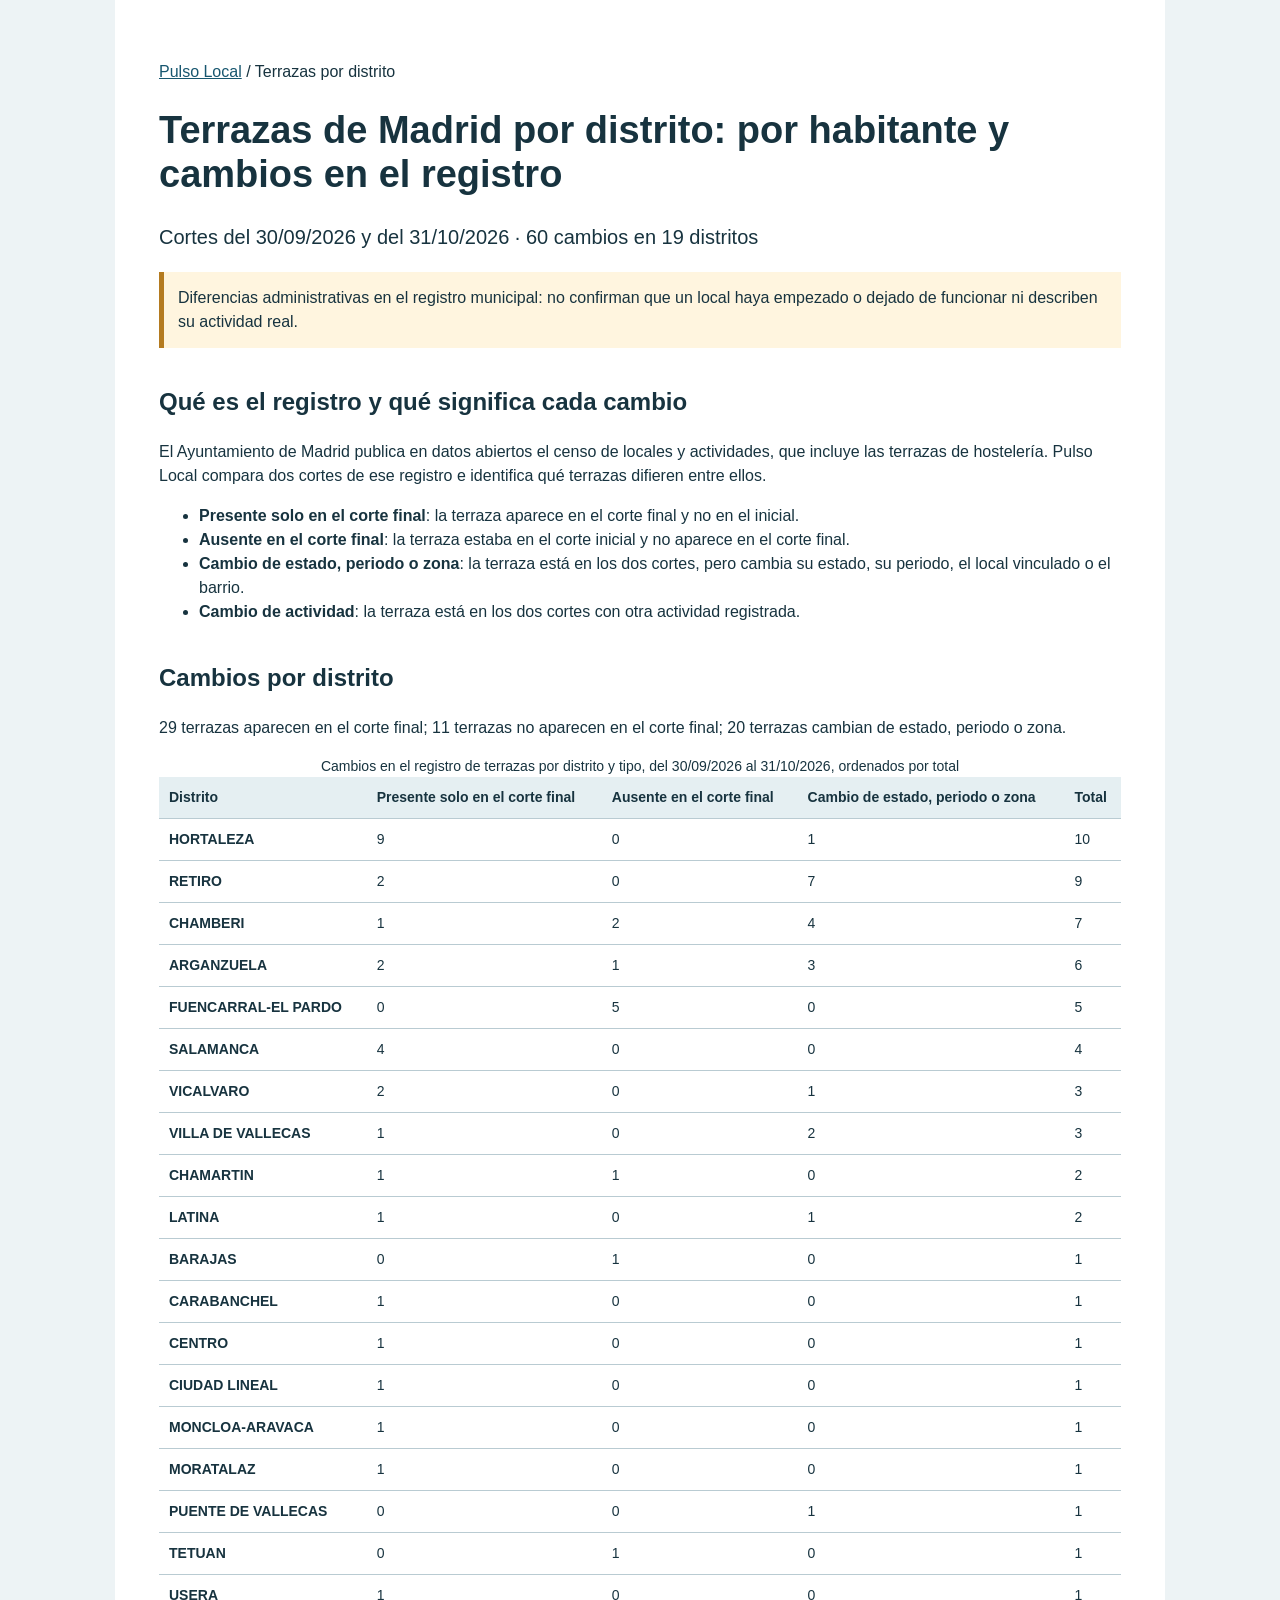
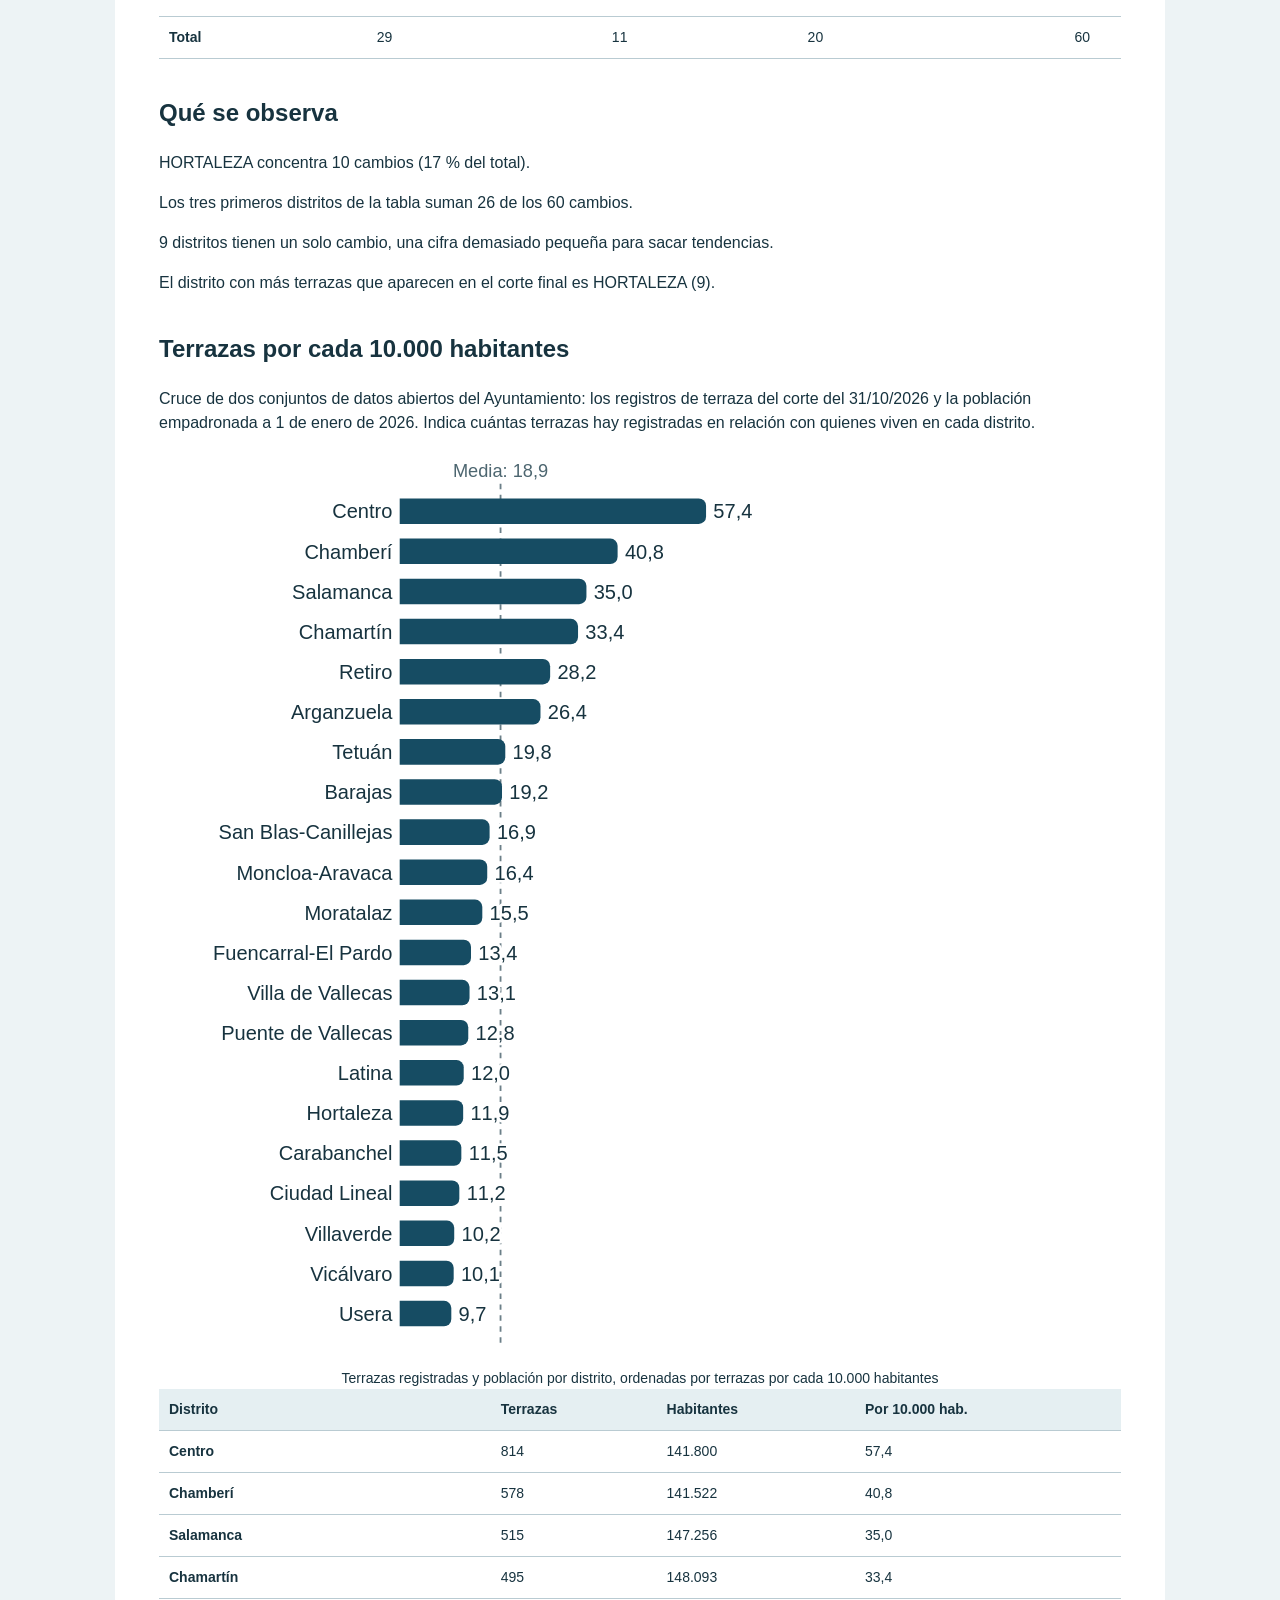
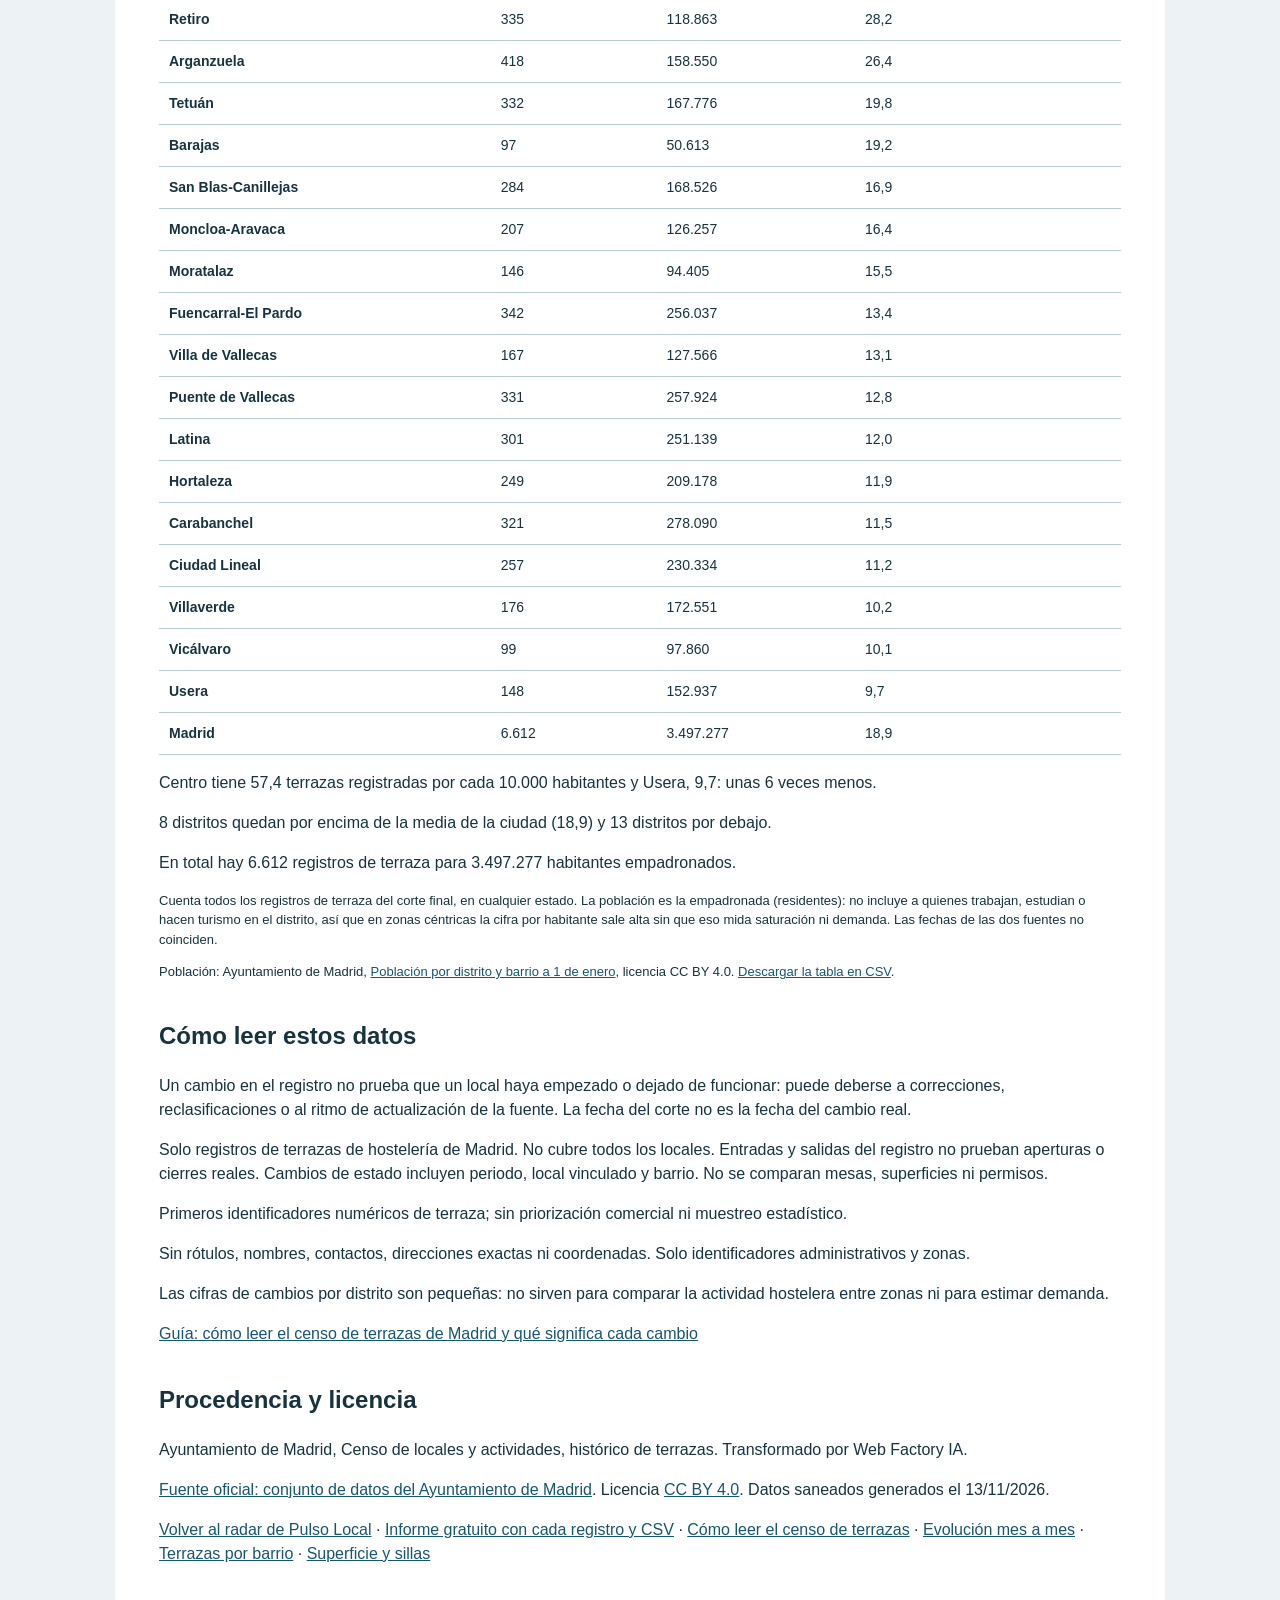
<file: terrazas-madrid-por-distrito.html>
<!doctype html><html lang="es"><head><meta charset="utf-8"><meta http-equiv="Content-Security-Policy" content="default-src &#x27;none&#x27;; script-src &#x27;self&#x27;; style-src &#x27;self&#x27;; img-src &#x27;self&#x27; data:; font-src &#x27;self&#x27;; connect-src &#x27;self&#x27;; manifest-src &#x27;self&#x27;; object-src &#x27;none&#x27;; base-uri &#x27;none&#x27;; form-action &#x27;none&#x27;; frame-src &#x27;none&#x27;; worker-src &#x27;none&#x27;"><meta name="referrer" content="no-referrer"><meta name="robots" content="index,follow"><link rel="canonical" href="https://paniset.github.io/pulso-local-madrid/terrazas-madrid-por-distrito"><meta property="og:type" content="website"><meta property="og:locale" content="es_ES"><meta name="twitter:card" content="summary_large_image"><meta property="og:title" content="Terrazas de Madrid por distrito: por habitante y cambios en el registro (30/09–31/10/2026) | Pulso Local"><meta name="twitter:title" content="Terrazas de Madrid por distrito: por habitante y cambios en el registro (30/09–31/10/2026) | Pulso Local"><meta property="og:description" content="60 cambios en el registro municipal de terrazas de Madrid entre el 30/09/2026 y el 31/10/2026, por distrito y tipo, con terrazas por cada 10.000 habitantes. Un cambio en el registro no prueba que un local haya empezado o dejado de funcionar."><meta name="twitter:description" content="60 cambios en el registro municipal de terrazas de Madrid entre el 30/09/2026 y el 31/10/2026, por distrito y tipo, con terrazas por cada 10.000 habitantes. Un cambio en el registro no prueba que un local haya empezado o dejado de funcionar."><meta property="og:url" content="https://paniset.github.io/pulso-local-madrid/terrazas-madrid-por-distrito"><meta property="og:image" content="https://paniset.github.io/pulso-local-madrid/og.png"><meta property="og:image:width" content="1200"><meta property="og:image:height" content="630"><meta name="twitter:image" content="https://paniset.github.io/pulso-local-madrid/og.png"><meta name="viewport" content="width=device-width,initial-scale=1">
<title>Terrazas de Madrid por distrito: por habitante y cambios en el registro (30/09–31/10/2026) | Pulso Local</title><meta name="description" content="60 cambios en el registro municipal de terrazas de Madrid entre el 30/09/2026 y el 31/10/2026, por distrito y tipo, con terrazas por cada 10.000 habitantes. Un cambio en el registro no prueba que un local haya empezado o dejado de funcionar."><link rel="stylesheet" href="muestra.css"><link rel="icon" href="favicon.svg" type="image/svg+xml">
<script type="application/ld+json">{"@context":"https://schema.org","@type":"BreadcrumbList","itemListElement":[{"@type":"ListItem","position":1,"name":"Pulso Local","item":"https://paniset.github.io/pulso-local-madrid/"},{"@type":"ListItem","position":2,"name":"Terrazas de Madrid por distrito","item":"https://paniset.github.io/pulso-local-madrid/terrazas-madrid-por-distrito"}]}</script></head><body><main><header><nav aria-label="Ruta"><p><a href="./">Pulso Local</a> / Terrazas por distrito</p></nav>
<h1>Terrazas de Madrid por distrito: por habitante y cambios en el registro</h1>
<p class="lead">Cortes del 30/09/2026 y del 31/10/2026 · 60 cambios en 19 distritos</p></header>
<p class="notice">Diferencias administrativas en el registro municipal: no confirman que un local haya empezado o dejado de funcionar ni describen su actividad real.</p>
<h2>Qué es el registro y qué significa cada cambio</h2>
<p>El Ayuntamiento de Madrid publica en datos abiertos el censo de locales y actividades, que incluye las terrazas de hostelería. Pulso Local compara dos cortes de ese registro e identifica qué terrazas difieren entre ellos.</p>
<ul><li><strong>Presente solo en el corte final</strong>: la terraza aparece en el corte final y no en el inicial.</li>
<li><strong>Ausente en el corte final</strong>: la terraza estaba en el corte inicial y no aparece en el corte final.</li>
<li><strong>Cambio de estado, periodo o zona</strong>: la terraza está en los dos cortes, pero cambia su estado, su periodo, el local vinculado o el barrio.</li>
<li><strong>Cambio de actividad</strong>: la terraza está en los dos cortes con otra actividad registrada.</li></ul>
<h2>Cambios por distrito</h2><p>29 terrazas aparecen en el corte final; 11 terrazas no aparecen en el corte final; 20 terrazas cambian de estado, periodo o zona.</p>
<div class="table-wrap"><table><caption>Cambios en el registro de terrazas por distrito y tipo, del 30/09/2026 al 31/10/2026, ordenados por total</caption>
<thead><tr><th scope="col">Distrito</th><th scope="col">Presente solo en el corte final</th><th scope="col">Ausente en el corte final</th><th scope="col">Cambio de estado, periodo o zona</th><th scope="col">Total</th></tr></thead><tbody><tr><th scope="row">HORTALEZA</th><td>9</td><td>0</td><td>1</td><td>10</td></tr><tr><th scope="row">RETIRO</th><td>2</td><td>0</td><td>7</td><td>9</td></tr><tr><th scope="row">CHAMBERI</th><td>1</td><td>2</td><td>4</td><td>7</td></tr><tr><th scope="row">ARGANZUELA</th><td>2</td><td>1</td><td>3</td><td>6</td></tr><tr><th scope="row">FUENCARRAL-EL PARDO</th><td>0</td><td>5</td><td>0</td><td>5</td></tr><tr><th scope="row">SALAMANCA</th><td>4</td><td>0</td><td>0</td><td>4</td></tr><tr><th scope="row">VICALVARO</th><td>2</td><td>0</td><td>1</td><td>3</td></tr><tr><th scope="row">VILLA DE VALLECAS</th><td>1</td><td>0</td><td>2</td><td>3</td></tr><tr><th scope="row">CHAMARTIN</th><td>1</td><td>1</td><td>0</td><td>2</td></tr><tr><th scope="row">LATINA</th><td>1</td><td>0</td><td>1</td><td>2</td></tr><tr><th scope="row">BARAJAS</th><td>0</td><td>1</td><td>0</td><td>1</td></tr><tr><th scope="row">CARABANCHEL</th><td>1</td><td>0</td><td>0</td><td>1</td></tr><tr><th scope="row">CENTRO</th><td>1</td><td>0</td><td>0</td><td>1</td></tr><tr><th scope="row">CIUDAD LINEAL</th><td>1</td><td>0</td><td>0</td><td>1</td></tr><tr><th scope="row">MONCLOA-ARAVACA</th><td>1</td><td>0</td><td>0</td><td>1</td></tr><tr><th scope="row">MORATALAZ</th><td>1</td><td>0</td><td>0</td><td>1</td></tr><tr><th scope="row">PUENTE DE VALLECAS</th><td>0</td><td>0</td><td>1</td><td>1</td></tr><tr><th scope="row">TETUAN</th><td>0</td><td>1</td><td>0</td><td>1</td></tr><tr><th scope="row">USERA</th><td>1</td><td>0</td><td>0</td><td>1</td></tr></tbody><tfoot><tr><th scope="row">Total</th><td>29</td><td>11</td><td>20</td><td>60</td></tr></tfoot></table></div>
<h2>Qué se observa</h2><p>HORTALEZA concentra 10 cambios (17 % del total).</p><p>Los tres primeros distritos de la tabla suman 26 de los 60 cambios.</p><p>9 distritos tienen un solo cambio, una cifra demasiado pequeña para sacar tendencias.</p><p>El distrito con más terrazas que aparecen en el corte final es HORTALEZA (9).</p>
<h2 id="por-habitante">Terrazas por cada 10.000 habitantes</h2><p>Cruce de dos conjuntos de datos abiertos del Ayuntamiento: los registros de terraza del corte del 31/10/2026 y la población empadronada a 1 de enero de 2026. Indica cuántas terrazas hay registradas en relación con quienes viven en cada distrito.</p><svg class="bars" viewBox="0 0 340 494" role="img" aria-labelledby="bars-title bars-desc"><title id="bars-title">Terrazas registradas por cada 10.000 habitantes, por distrito</title><desc id="bars-desc">De Centro (57,4) a Usera (9,7); media de la ciudad 18,9. Los datos completos están en la tabla siguiente.</desc><line class="avg-line" x1="187.3" x2="187.3" y1="18" y2="490"/><text class="avg-label" x="187.3" y="14">Media: 18,9</text><g><title>Centro: 57,4 terrazas por cada 10.000 habitantes (814 terrazas; 141.800 habitantes)</title><text class="bar-label" x="128" y="37">Centro</text><path class="bar" d="M132,26 h164.0 a4,4 0 0 1 4,4 v6 a4,4 0 0 1 -4,4 h-164.0 z"/><text class="bar-value" x="304.0" y="37">57,4</text></g><g><title>Chamberí: 40,8 terrazas por cada 10.000 habitantes (578 terrazas; 141.522 habitantes)</title><text class="bar-label" x="128" y="59">Chamberí</text><path class="bar" d="M132,48 h115.5 a4,4 0 0 1 4,4 v6 a4,4 0 0 1 -4,4 h-115.5 z"/><text class="bar-value" x="255.5" y="59">40,8</text></g><g><title>Salamanca: 35,0 terrazas por cada 10.000 habitantes (515 terrazas; 147.256 habitantes)</title><text class="bar-label" x="128" y="81">Salamanca</text><path class="bar" d="M132,70 h98.4 a4,4 0 0 1 4,4 v6 a4,4 0 0 1 -4,4 h-98.4 z"/><text class="bar-value" x="238.4" y="81">35,0</text></g><g><title>Chamartín: 33,4 terrazas por cada 10.000 habitantes (495 terrazas; 148.093 habitantes)</title><text class="bar-label" x="128" y="103">Chamartín</text><path class="bar" d="M132,92 h93.8 a4,4 0 0 1 4,4 v6 a4,4 0 0 1 -4,4 h-93.8 z"/><text class="bar-value" x="233.8" y="103">33,4</text></g><g><title>Retiro: 28,2 terrazas por cada 10.000 habitantes (335 terrazas; 118.863 habitantes)</title><text class="bar-label" x="128" y="125">Retiro</text><path class="bar" d="M132,114 h78.5 a4,4 0 0 1 4,4 v6 a4,4 0 0 1 -4,4 h-78.5 z"/><text class="bar-value" x="218.5" y="125">28,2</text></g><g><title>Arganzuela: 26,4 terrazas por cada 10.000 habitantes (418 terrazas; 158.550 habitantes)</title><text class="bar-label" x="128" y="147">Arganzuela</text><path class="bar" d="M132,136 h73.2 a4,4 0 0 1 4,4 v6 a4,4 0 0 1 -4,4 h-73.2 z"/><text class="bar-value" x="213.2" y="147">26,4</text></g><g><title>Tetuán: 19,8 terrazas por cada 10.000 habitantes (332 terrazas; 167.776 habitantes)</title><text class="bar-label" x="128" y="169">Tetuán</text><path class="bar" d="M132,158 h53.9 a4,4 0 0 1 4,4 v6 a4,4 0 0 1 -4,4 h-53.9 z"/><text class="bar-value" x="193.9" y="169">19,8</text></g><g><title>Barajas: 19,2 terrazas por cada 10.000 habitantes (97 terrazas; 50.613 habitantes)</title><text class="bar-label" x="128" y="191">Barajas</text><path class="bar" d="M132,180 h52.1 a4,4 0 0 1 4,4 v6 a4,4 0 0 1 -4,4 h-52.1 z"/><text class="bar-value" x="192.1" y="191">19,2</text></g><g><title>San Blas-Canillejas: 16,9 terrazas por cada 10.000 habitantes (284 terrazas; 168.526 habitantes)</title><text class="bar-label" x="128" y="213">San Blas-Canillejas</text><path class="bar" d="M132,202 h45.3 a4,4 0 0 1 4,4 v6 a4,4 0 0 1 -4,4 h-45.3 z"/><text class="bar-value" x="185.3" y="213">16,9</text></g><g><title>Moncloa-Aravaca: 16,4 terrazas por cada 10.000 habitantes (207 terrazas; 126.257 habitantes)</title><text class="bar-label" x="128" y="235">Moncloa-Aravaca</text><path class="bar" d="M132,224 h44.0 a4,4 0 0 1 4,4 v6 a4,4 0 0 1 -4,4 h-44.0 z"/><text class="bar-value" x="184.0" y="235">16,4</text></g><g><title>Moratalaz: 15,5 terrazas por cada 10.000 habitantes (146 terrazas; 94.405 habitantes)</title><text class="bar-label" x="128" y="257">Moratalaz</text><path class="bar" d="M132,246 h41.3 a4,4 0 0 1 4,4 v6 a4,4 0 0 1 -4,4 h-41.3 z"/><text class="bar-value" x="181.3" y="257">15,5</text></g><g><title>Fuencarral-El Pardo: 13,4 terrazas por cada 10.000 habitantes (342 terrazas; 256.037 habitantes)</title><text class="bar-label" x="128" y="279">Fuencarral-El Pardo</text><path class="bar" d="M132,268 h35.1 a4,4 0 0 1 4,4 v6 a4,4 0 0 1 -4,4 h-35.1 z"/><text class="bar-value" x="175.1" y="279">13,4</text></g><g><title>Villa de Vallecas: 13,1 terrazas por cada 10.000 habitantes (167 terrazas; 127.566 habitantes)</title><text class="bar-label" x="128" y="301">Villa de Vallecas</text><path class="bar" d="M132,290 h34.3 a4,4 0 0 1 4,4 v6 a4,4 0 0 1 -4,4 h-34.3 z"/><text class="bar-value" x="174.3" y="301">13,1</text></g><g><title>Puente de Vallecas: 12,8 terrazas por cada 10.000 habitantes (331 terrazas; 257.924 habitantes)</title><text class="bar-label" x="128" y="323">Puente de Vallecas</text><path class="bar" d="M132,312 h33.6 a4,4 0 0 1 4,4 v6 a4,4 0 0 1 -4,4 h-33.6 z"/><text class="bar-value" x="173.6" y="323">12,8</text></g><g><title>Latina: 12,0 terrazas por cada 10.000 habitantes (301 terrazas; 251.139 habitantes)</title><text class="bar-label" x="128" y="345">Latina</text><path class="bar" d="M132,334 h31.1 a4,4 0 0 1 4,4 v6 a4,4 0 0 1 -4,4 h-31.1 z"/><text class="bar-value" x="171.1" y="345">12,0</text></g><g><title>Hortaleza: 11,9 terrazas por cada 10.000 habitantes (249 terrazas; 209.178 habitantes)</title><text class="bar-label" x="128" y="367">Hortaleza</text><path class="bar" d="M132,356 h30.8 a4,4 0 0 1 4,4 v6 a4,4 0 0 1 -4,4 h-30.8 z"/><text class="bar-value" x="170.8" y="367">11,9</text></g><g><title>Carabanchel: 11,5 terrazas por cada 10.000 habitantes (321 terrazas; 278.090 habitantes)</title><text class="bar-label" x="128" y="389">Carabanchel</text><path class="bar" d="M132,378 h29.8 a4,4 0 0 1 4,4 v6 a4,4 0 0 1 -4,4 h-29.8 z"/><text class="bar-value" x="169.8" y="389">11,5</text></g><g><title>Ciudad Lineal: 11,2 terrazas por cada 10.000 habitantes (257 terrazas; 230.334 habitantes)</title><text class="bar-label" x="128" y="411">Ciudad Lineal</text><path class="bar" d="M132,400 h28.7 a4,4 0 0 1 4,4 v6 a4,4 0 0 1 -4,4 h-28.7 z"/><text class="bar-value" x="168.7" y="411">11,2</text></g><g><title>Villaverde: 10,2 terrazas por cada 10.000 habitantes (176 terrazas; 172.551 habitantes)</title><text class="bar-label" x="128" y="433">Villaverde</text><path class="bar" d="M132,422 h25.9 a4,4 0 0 1 4,4 v6 a4,4 0 0 1 -4,4 h-25.9 z"/><text class="bar-value" x="165.9" y="433">10,2</text></g><g><title>Vicálvaro: 10,1 terrazas por cada 10.000 habitantes (99 terrazas; 97.860 habitantes)</title><text class="bar-label" x="128" y="455">Vicálvaro</text><path class="bar" d="M132,444 h25.6 a4,4 0 0 1 4,4 v6 a4,4 0 0 1 -4,4 h-25.6 z"/><text class="bar-value" x="165.6" y="455">10,1</text></g><g><title>Usera: 9,7 terrazas por cada 10.000 habitantes (148 terrazas; 152.937 habitantes)</title><text class="bar-label" x="128" y="477">Usera</text><path class="bar" d="M132,466 h24.3 a4,4 0 0 1 4,4 v6 a4,4 0 0 1 -4,4 h-24.3 z"/><text class="bar-value" x="164.3" y="477">9,7</text></g></svg><div class="table-wrap"><table><caption>Terrazas registradas y población por distrito, ordenadas por terrazas por cada 10.000 habitantes</caption><thead><tr><th scope="col">Distrito</th><th scope="col">Terrazas</th><th scope="col">Habitantes</th><th scope="col">Por 10.000 hab.</th></tr></thead><tbody><tr><th scope="row">Centro</th><td>814</td><td>141.800</td><td>57,4</td></tr><tr><th scope="row">Chamberí</th><td>578</td><td>141.522</td><td>40,8</td></tr><tr><th scope="row">Salamanca</th><td>515</td><td>147.256</td><td>35,0</td></tr><tr><th scope="row">Chamartín</th><td>495</td><td>148.093</td><td>33,4</td></tr><tr><th scope="row">Retiro</th><td>335</td><td>118.863</td><td>28,2</td></tr><tr><th scope="row">Arganzuela</th><td>418</td><td>158.550</td><td>26,4</td></tr><tr><th scope="row">Tetuán</th><td>332</td><td>167.776</td><td>19,8</td></tr><tr><th scope="row">Barajas</th><td>97</td><td>50.613</td><td>19,2</td></tr><tr><th scope="row">San Blas-Canillejas</th><td>284</td><td>168.526</td><td>16,9</td></tr><tr><th scope="row">Moncloa-Aravaca</th><td>207</td><td>126.257</td><td>16,4</td></tr><tr><th scope="row">Moratalaz</th><td>146</td><td>94.405</td><td>15,5</td></tr><tr><th scope="row">Fuencarral-El Pardo</th><td>342</td><td>256.037</td><td>13,4</td></tr><tr><th scope="row">Villa de Vallecas</th><td>167</td><td>127.566</td><td>13,1</td></tr><tr><th scope="row">Puente de Vallecas</th><td>331</td><td>257.924</td><td>12,8</td></tr><tr><th scope="row">Latina</th><td>301</td><td>251.139</td><td>12,0</td></tr><tr><th scope="row">Hortaleza</th><td>249</td><td>209.178</td><td>11,9</td></tr><tr><th scope="row">Carabanchel</th><td>321</td><td>278.090</td><td>11,5</td></tr><tr><th scope="row">Ciudad Lineal</th><td>257</td><td>230.334</td><td>11,2</td></tr><tr><th scope="row">Villaverde</th><td>176</td><td>172.551</td><td>10,2</td></tr><tr><th scope="row">Vicálvaro</th><td>99</td><td>97.860</td><td>10,1</td></tr><tr><th scope="row">Usera</th><td>148</td><td>152.937</td><td>9,7</td></tr></tbody><tfoot><tr><th scope="row">Madrid</th><td>6.612</td><td>3.497.277</td><td>18,9</td></tr></tfoot></table></div><p>Centro tiene 57,4 terrazas registradas por cada 10.000 habitantes y Usera, 9,7: unas 6 veces menos.</p><p>8 distritos quedan por encima de la media de la ciudad (18,9) y 13 distritos por debajo.</p><p>En total hay 6.612 registros de terraza para 3.497.277 habitantes empadronados.</p><p class="small">Cuenta todos los registros de terraza del corte final, en cualquier estado. La población es la empadronada (residentes): no incluye a quienes trabajan, estudian o hacen turismo en el distrito, así que en zonas céntricas la cifra por habitante sale alta sin que eso mida saturación ni demanda. Las fechas de las dos fuentes no coinciden.</p><p class="small">Población: Ayuntamiento de Madrid, <a href="https://datos.madrid.es/dataset/300557-0-poblacion-distrito-barrio">Población por distrito y barrio a 1 de enero</a>, licencia CC BY 4.0. <a href="terrazas-madrid-distritos.csv">Descargar la tabla en CSV</a>.</p>
<h2>Cómo leer estos datos</h2>
<p>Un cambio en el registro no prueba que un local haya empezado o dejado de funcionar: puede deberse a correcciones, reclasificaciones o al ritmo de actualización de la fuente. La fecha del corte no es la fecha del cambio real.</p>
<p>Solo registros de terrazas de hostelería de Madrid. No cubre todos los locales. Entradas y salidas del registro no prueban aperturas o cierres reales. Cambios de estado incluyen periodo, local vinculado y barrio. No se comparan mesas, superficies ni permisos.</p><p>Primeros identificadores numéricos de terraza; sin priorización comercial ni muestreo estadístico.</p><p>Sin rótulos, nombres, contactos, direcciones exactas ni coordenadas. Solo identificadores administrativos y zonas.</p>
<p>Las cifras de cambios por distrito son pequeñas: no sirven para comparar la actividad hostelera entre zonas ni para estimar demanda.</p>
<p><a href="como-leer-censo-terrazas-madrid">Guía: cómo leer el censo de terrazas de Madrid y qué significa cada cambio</a></p>
<h2>Procedencia y licencia</h2><p>Ayuntamiento de Madrid, Censo de locales y actividades, histórico de terrazas. Transformado por Web Factory IA.</p>
<p><a href="https://datos.madrid.es/dataset/209548-0-censo-locales-historico">Fuente oficial: conjunto de datos del Ayuntamiento de Madrid</a>. Licencia <a href="https://creativecommons.org/licenses/by/4.0/deed.es">CC BY 4.0</a>. Datos saneados generados el 13/11/2026.</p>
<footer><p><a href="./">Volver al radar de Pulso Local</a> · <a href="muestra">Informe gratuito con cada registro y CSV</a> · <a href="como-leer-censo-terrazas-madrid">Cómo leer el censo de terrazas</a> · <a href="evolucion-terrazas-madrid">Evolución mes a mes</a> · <a href="terrazas-madrid-por-barrio">Terrazas por barrio</a> · <a href="superficie-terrazas-madrid">Superficie y sillas</a></p></footer></main></body></html>
</file>
<file: style.css>
:root{font-family:"Segoe UI",Calibri,Arial,sans-serif;color:#173746;background:#fff;font-synthesis:none;--blue:#164c63;--soft:#eef5f7;--line:#cbdbe1;--muted:#4d6570}*{box-sizing:border-box}html{scroll-behavior:smooth;scroll-padding-top:20px}body{margin:0}a{color:var(--blue);text-underline-offset:4px}button,input,select{font:inherit}button,a,input,select,summary{touch-action:manipulation}button{cursor:pointer}button:disabled{opacity:.5;cursor:not-allowed}:focus-visible{outline:3px solid #a46c10;outline-offset:4px}.skip{position:absolute;top:-80px;background:white;padding:14px;z-index:5}.skip:focus{top:0}.top,main,footer{max-width:1200px;margin:auto}.top{display:flex;justify-content:space-between;align-items:center;padding:28px 32px;border-bottom:1px solid var(--line)}.brand{font-size:24px;font-weight:750;display:flex;align-items:center;gap:10px;text-decoration:none}.brand span{font-size:14px;font-weight:400;border-left:1px solid var(--line);padding-left:12px;margin-left:5px}nav{display:flex;gap:25px}nav a{text-decoration:none;font-size:15px}.intro{display:grid;grid-template-columns:1.45fr 1fr;gap:76px;padding:64px 32px 58px;align-items:center}.edition{font-size:14px;font-weight:600;color:var(--muted);margin:0 0 16px}h1{font-size:clamp(36px,4.5vw,58px);line-height:1.08;letter-spacing:-2px;margin:0 0 25px;font-weight:700}h2{font-size:29px;line-height:1.18;letter-spacing:-.7px;margin:0 0 18px}p{line-height:1.65}.lead{font-size:18px;max-width:510px;color:var(--muted)}.button,.secondary{display:inline-block;background:var(--blue);color:#fff;border:1px solid var(--blue);padding:13px 20px;border-radius:6px;text-decoration:none;font-weight:600}.button{margin-top:10px}.secondary{background:white;color:var(--blue)}.small{font-size:13px;color:var(--muted)}.context{background:var(--soft);border-radius:14px;padding:22px 28px 28px}.context svg{width:100%;height:150px;margin-bottom:15px}.context h2{font-size:23px;letter-spacing:-.4px}.context p{font-size:14px;color:var(--muted)}.context a{font-size:14px}.radar{padding:38px 32px 55px;border-top:1px solid var(--line);background:#f8fbfc;border-radius:14px}.section-head{display:flex;align-items:center;justify-content:space-between;gap:20px}.section-head h2{margin:0}.period{font-size:14px;color:var(--muted)}.notice{background:#e5f0f4;border-left:4px solid #30728a;padding:12px 16px;font-size:14px}.notice.warning{background:#fff4d9;border-color:#a46c10}.notice.error{background:#fce9e5;border-color:#ae3924}.filters{display:grid;grid-template-columns:1fr 1fr 1.4fr auto;gap:16px;align-items:end;margin:25px 0}.filters label,.results-head label{font-size:13px;font-weight:600;display:grid;gap:8px}select,input{width:100%;min-width:0;padding:11px;border:1px solid #94afb9;border-radius:5px;background:white;color:#173746}button.text-button{background:none;border:0;padding:12px 0;color:var(--blue);text-decoration:underline}.results-head{display:flex;align-items:center;justify-content:space-between;font-size:14px}.results-head label{display:flex;align-items:center}.results-head select{width:auto;padding:7px}.record{display:grid;grid-template-columns:1fr 1.4fr auto;gap:20px;padding:23px 0;border-top:1px solid var(--line);align-items:start}.record h3{margin:0 0 7px;font-size:18px}.record p{margin:4px 0;font-size:14px;color:var(--muted)}.record small{color:var(--muted);font-size:12px}.tag{display:inline-block;font-size:12px;padding:5px 9px;background:#e1edf1;border-radius:4px;color:var(--blue);font-weight:600}.delta{display:flex;gap:10px;align-items:center;font-size:14px;flex-wrap:wrap}.delta span{background:white;border:1px solid var(--line);padding:7px;border-radius:4px}.empty{padding:35px 0}.method{padding:65px 32px;display:grid;grid-template-columns:1fr 1.2fr;gap:75px}.method p{font-size:15px;color:var(--muted)}details{border-bottom:1px solid var(--line);padding:17px 0}summary{font-size:16px;font-weight:600;cursor:pointer}footer{border-top:1px solid var(--line);padding:28px 32px;display:flex;gap:25px;align-items:center;flex-wrap:wrap}footer p,footer a{font-size:13px}.legal{max-width:760px;padding:45px 25px}.legal h1{font-size:40px}.legal h2{margin-top:35px;font-size:25px}@media(max-width:850px){.intro{gap:30px}.filters{grid-template-columns:1fr 1fr}.method{gap:35px}.record{grid-template-columns:1fr 1fr}.record>.tag{grid-column:1/-1;justify-self:start}}@media(max-width:600px){.top{padding:20px;align-items:flex-start}.brand{font-size:20px}.brand span{display:none}nav{gap:12px;flex-direction:column}nav a{font-size:13px}.intro{display:block;padding:40px 20px}.context{margin-top:30px}.context svg{height:110px}h1{letter-spacing:-1px}.radar{border-radius:0;padding:30px 20px}.section-head{align-items:flex-start;flex-direction:column;gap:8px}.filters{grid-template-columns:1fr}.results-head{align-items:flex-start;gap:12px;flex-direction:column;margin-bottom:20px}.record{grid-template-columns:1fr;gap:12px}.method{grid-template-columns:1fr;padding:40px 20px;gap:15px}footer{padding:25px 20px;gap:15px}}@media(prefers-reduced-motion:reduce){html{scroll-behavior:auto}}

[hidden]{display:none!important}
.otras{display:block;flex-basis:100%;margin-top:.6rem;font-size:.9em}
.otras a{color:inherit}
.summary{padding:34px 32px 30px;border-top:1px solid var(--line)}.summary h2{font-size:25px;max-width:820px}.summary p{max-width:820px}@media(max-width:600px){.summary{padding:28px 20px}}
.guide{max-width:820px;padding:36px 32px 60px}.guide h1{font-size:clamp(32px,4vw,46px);letter-spacing:-1px}.guide h2{font-size:24px;margin-top:42px}.guide li{line-height:1.65;margin-bottom:8px}.guide .lead{max-width:none}.guide code{font-family:Consolas,"Courier New",monospace;font-size:.9em;background:var(--soft);padding:1px 5px;border-radius:3px;overflow-wrap:anywhere}.crumbs{font-size:14px;color:var(--muted);margin:0 0 22px}@media(max-width:600px){.guide{padding:28px 20px 45px}.guide h2{font-size:22px}}
</file>
<file: muestra.css>
*{box-sizing:border-box}body{font-family:Arial,sans-serif;color:#17333f;margin:0;background:#edf3f5;line-height:1.5}main{max-width:1050px;margin:auto;background:white;padding:44px}h1{font-size:38px;line-height:1.15}h2{margin-top:36px}h3{font-size:17px}h3 span{font-weight:normal}a{color:#17566f;overflow-wrap:anywhere}.lead{font-size:20px}.notice{border-left:5px solid #b47b20;padding:14px;background:#fff5df}table{border-collapse:collapse;width:100%;font-size:14px}th,td{padding:10px;border-bottom:1px solid #b9cbd2;text-align:left}thead{background:#e5eff2}.record{border-top:2px solid #8daab5;padding:12px 0;break-inside:avoid}dl{display:grid;grid-template-columns:110px 1fr;gap:8px}dt{font-weight:bold}dd{margin:0}.small{font-size:13px}.hash{font-size:12px;overflow-wrap:anywhere}.table-wrap{overflow-x:auto}@media(max-width:600px){main{padding:20px}h1{font-size:30px}dl{display:block}dd{margin-bottom:12px}}.bars{display:block;width:100%;max-width:620px;height:auto;margin:16px 0}.bars text{font-family:Arial,sans-serif;font-size:11px;fill:#17333f}.bars .bar-label{text-anchor:end}.bars .bar-value,.bars .avg-label{paint-order:stroke;stroke:#fff;stroke-width:3px;stroke-linejoin:round}.bars .bar{fill:#164c63}.bars .avg-line{stroke:#6b7f88;stroke-width:1;stroke-dasharray:3 3}.bars .avg-label{font-size:10px;fill:#4d6670;text-anchor:middle}.line-chart{display:block;width:100%;max-width:620px;height:auto;margin:16px 0}.line-chart text{font-family:Arial,sans-serif;font-size:10px;fill:#4d6670}.line-chart .axis{text-anchor:end}.line-chart .axis-x{text-anchor:middle}.line-chart .start{text-anchor:start}.line-chart .end{text-anchor:end}.line-chart .grid{stroke:#d6e2e7;stroke-width:1}.line-chart .series{fill:none;stroke:#164c63;stroke-width:2;stroke-linejoin:round}.line-chart .point{fill:#164c63;stroke:#fff;stroke-width:2}@page{size:A4;margin:17mm}@media print{body,main{background:white;margin:0;padding:0}body{font-size:10pt}h1{font-size:26pt}h2,h3{break-after:avoid}thead{display:table-header-group}tr{break-inside:avoid}.table-wrap{overflow:visible}.screen{display:none}a{color:inherit}}
</file>
